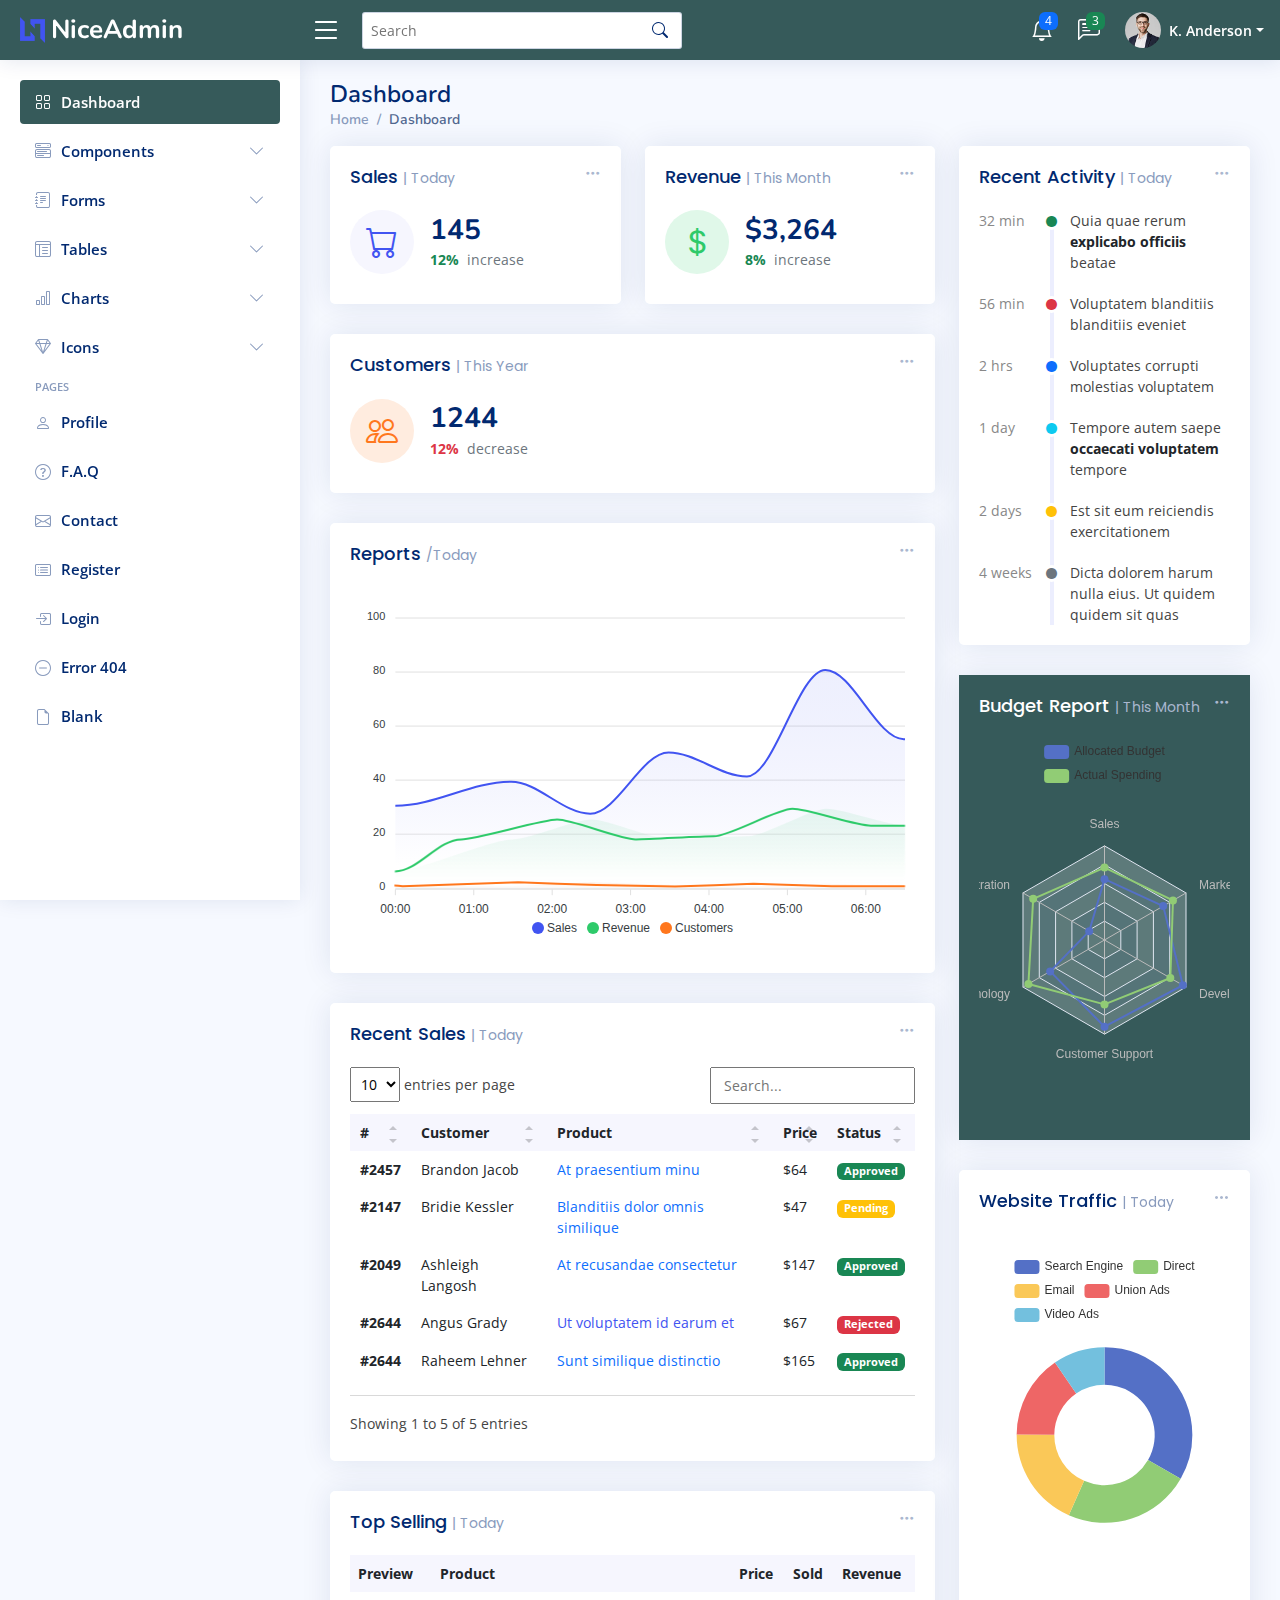
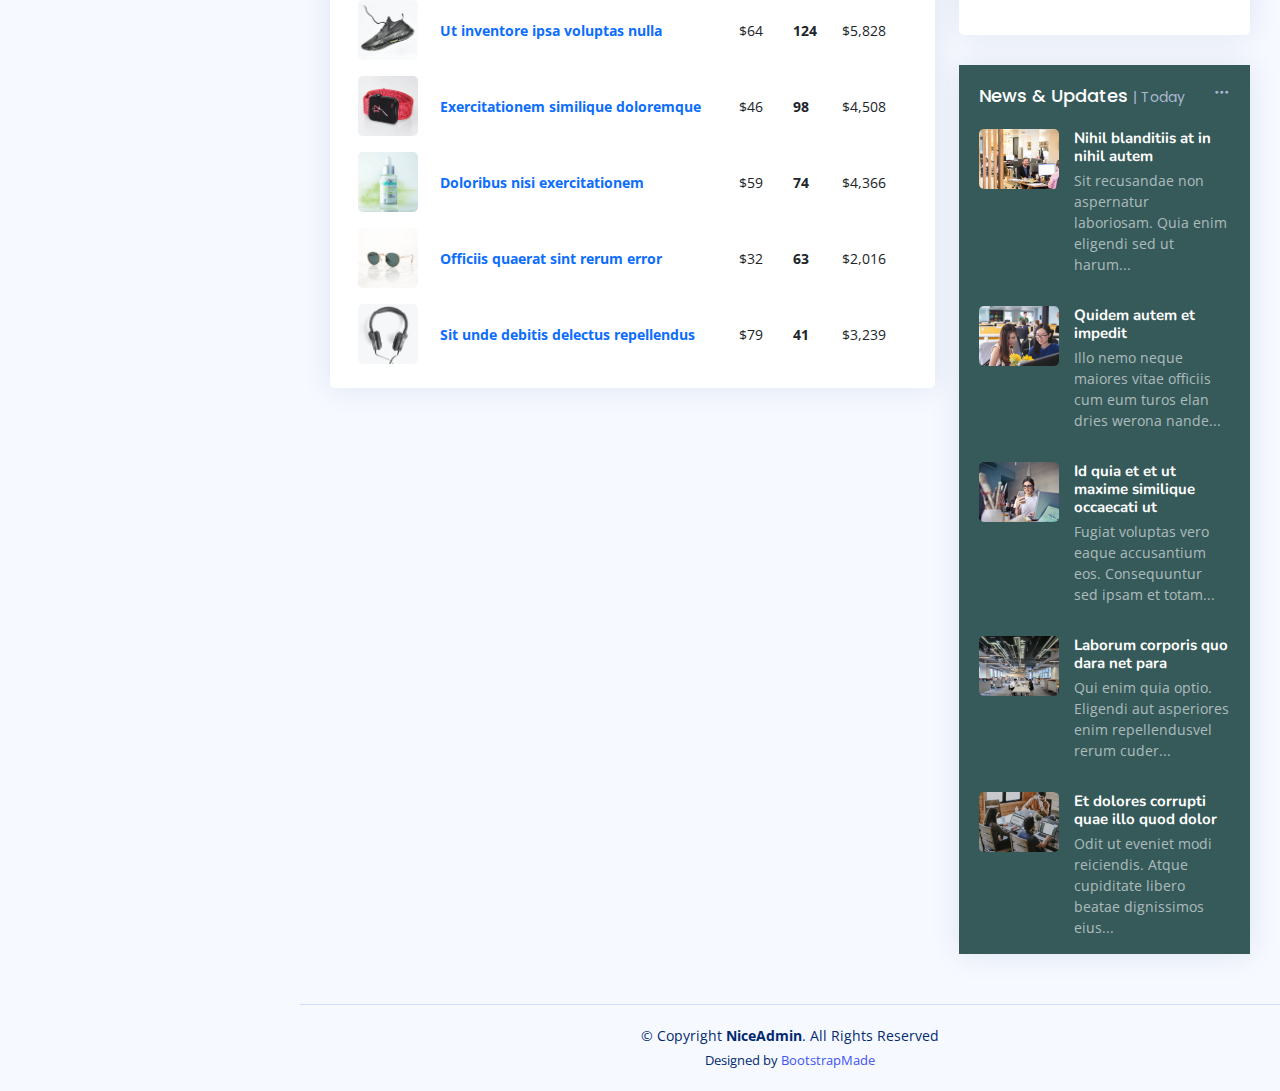
<file: index.html>
<!DOCTYPE html>
<html lang="en">

<head>
  <meta charset="utf-8">
  <meta content="width=device-width, initial-scale=1.0" name="viewport">

  <title>Dashboard - NiceAdmin Bootstrap Template</title>
  <meta content="" name="description">
  <meta content="" name="keywords">

  <!-- Favicons -->
  <link href="assets/img/favicon.png" rel="icon">
  <link href="assets/img/apple-touch-icon.png" rel="apple-touch-icon">

  <!-- Google Fonts -->
  <link href="https://fonts.gstatic.com" rel="preconnect">
  <link href="https://fonts.googleapis.com/css?family=Open+Sans:300,300i,400,400i,600,600i,700,700i|Nunito:300,300i,400,400i,600,600i,700,700i|Poppins:300,300i,400,400i,500,500i,600,600i,700,700i" rel="stylesheet">

  <!-- Vendor CSS Files -->
  <link href="assets/vendor/bootstrap/css/bootstrap.min.css" rel="stylesheet">
  <link href="assets/vendor/bootstrap-icons/bootstrap-icons.css" rel="stylesheet">
  <link href="assets/vendor/boxicons/css/boxicons.min.css" rel="stylesheet">
  <link href="assets/vendor/quill/quill.snow.css" rel="stylesheet">
  <link href="assets/vendor/quill/quill.bubble.css" rel="stylesheet">
  <link href="assets/vendor/remixicon/remixicon.css" rel="stylesheet">
  <link href="assets/vendor/simple-datatables/style.css" rel="stylesheet">

  <!-- Template Main CSS File -->
  <link href="assets/css/style.css" rel="stylesheet">

  <!-- =======================================================
  * Template Name: NiceAdmin - v2.4.1
  * Template URL: https://bootstrapmade.com/nice-admin-bootstrap-admin-html-template/
  * Author: BootstrapMade.com
  * License: https://bootstrapmade.com/license/
  ======================================================== -->
</head>

<body>

  <!-- ======= Header ======= -->
  <header id="header" class="header fixed-top d-flex align-items-center">

    <div class="d-flex align-items-center justify-content-between">
      <a href="index.html" class="logo d-flex align-items-center">
        <img src="assets/img/logo.png" alt="">
        <span class="d-none d-lg-block">NiceAdmin</span>
      </a>
      <i class="bi bi-list toggle-sidebar-btn"></i>
    </div><!-- End Logo -->

    <div class="search-bar">
      <form class="search-form d-flex align-items-center" method="POST" action="#">
        <input type="text" name="query" placeholder="Search" title="Enter search keyword">
        <button type="submit" title="Search"><i class="bi bi-search"></i></button>
      </form>
    </div><!-- End Search Bar -->

    <nav class="header-nav ms-auto">
      <ul class="d-flex align-items-center">

        <li class="nav-item d-block d-lg-none">
          <a class="nav-link nav-icon search-bar-toggle " href="#">
            <i class="bi bi-search"></i>
          </a>
        </li><!-- End Search Icon-->

        <li class="nav-item dropdown">

          <a class="nav-link nav-icon" href="#" data-bs-toggle="dropdown">
            <i class="bi bi-bell"></i>
            <span class="badge bg-primary badge-number">4</span>
          </a><!-- End Notification Icon -->

          <ul class="dropdown-menu dropdown-menu-end dropdown-menu-arrow notifications">
            <li class="dropdown-header">
              You have 4 new notifications
              <a href="#"><span class="badge rounded-pill bg-primary p-2 ms-2">View all</span></a>
            </li>
            <li>
              <hr class="dropdown-divider">
            </li>

            <li class="notification-item">
              <i class="bi bi-exclamation-circle text-warning"></i>
              <div>
                <h4>Lorem Ipsum</h4>
                <p>Quae dolorem earum veritatis oditseno</p>
                <p>30 min. ago</p>
              </div>
            </li>

            <li>
              <hr class="dropdown-divider">
            </li>

            <li class="notification-item">
              <i class="bi bi-x-circle text-danger"></i>
              <div>
                <h4>Atque rerum nesciunt</h4>
                <p>Quae dolorem earum veritatis oditseno</p>
                <p>1 hr. ago</p>
              </div>
            </li>

            <li>
              <hr class="dropdown-divider">
            </li>

            <li class="notification-item">
              <i class="bi bi-check-circle text-success"></i>
              <div>
                <h4>Sit rerum fuga</h4>
                <p>Quae dolorem earum veritatis oditseno</p>
                <p>2 hrs. ago</p>
              </div>
            </li>

            <li>
              <hr class="dropdown-divider">
            </li>

            <li class="notification-item">
              <i class="bi bi-info-circle text-primary"></i>
              <div>
                <h4>Dicta reprehenderit</h4>
                <p>Quae dolorem earum veritatis oditseno</p>
                <p>4 hrs. ago</p>
              </div>
            </li>

            <li>
              <hr class="dropdown-divider">
            </li>
            <li class="dropdown-footer">
              <a href="#">Show all notifications</a>
            </li>

          </ul><!-- End Notification Dropdown Items -->

        </li><!-- End Notification Nav -->

        <li class="nav-item dropdown">

          <a class="nav-link nav-icon" href="#" data-bs-toggle="dropdown">
            <i class="bi bi-chat-left-text"></i>
            <span class="badge bg-success badge-number">3</span>
          </a><!-- End Messages Icon -->

          <ul class="dropdown-menu dropdown-menu-end dropdown-menu-arrow messages">
            <li class="dropdown-header">
              You have 3 new messages
              <a href="#"><span class="badge rounded-pill bg-primary p-2 ms-2">View all</span></a>
            </li>
            <li>
              <hr class="dropdown-divider">
            </li>

            <li class="message-item">
              <a href="#">
                <img src="assets/img/messages-1.jpg" alt="" class="rounded-circle">
                <div>
                  <h4>Maria Hudson</h4>
                  <p>Velit asperiores et ducimus soluta repudiandae labore officia est ut...</p>
                  <p>4 hrs. ago</p>
                </div>
              </a>
            </li>
            <li>
              <hr class="dropdown-divider">
            </li>

            <li class="message-item">
              <a href="#">
                <img src="assets/img/messages-2.jpg" alt="" class="rounded-circle">
                <div>
                  <h4>Anna Nelson</h4>
                  <p>Velit asperiores et ducimus soluta repudiandae labore officia est ut...</p>
                  <p>6 hrs. ago</p>
                </div>
              </a>
            </li>
            <li>
              <hr class="dropdown-divider">
            </li>

            <li class="message-item">
              <a href="#">
                <img src="assets/img/messages-3.jpg" alt="" class="rounded-circle">
                <div>
                  <h4>David Muldon</h4>
                  <p>Velit asperiores et ducimus soluta repudiandae labore officia est ut...</p>
                  <p>8 hrs. ago</p>
                </div>
              </a>
            </li>
            <li>
              <hr class="dropdown-divider">
            </li>

            <li class="dropdown-footer">
              <a href="#">Show all messages</a>
            </li>

          </ul><!-- End Messages Dropdown Items -->

        </li><!-- End Messages Nav -->

        <li class="nav-item dropdown pe-3">

          <a class="nav-link nav-profile d-flex align-items-center pe-0" href="#" data-bs-toggle="dropdown">
            <img src="assets/img/profile-img.jpg" alt="Profile" class="rounded-circle">
            <span class="d-none d-md-block dropdown-toggle ps-2">K. Anderson</span>
          </a><!-- End Profile Iamge Icon -->

          <ul class="dropdown-menu dropdown-menu-end dropdown-menu-arrow profile">
            <li class="dropdown-header">
              <h6>Kevin Anderson</h6>
              <span>Web Designer</span>
            </li>
            <li>
              <hr class="dropdown-divider">
            </li>

            <li>
              <a class="dropdown-item d-flex align-items-center" href="users-profile.html">
                <i class="bi bi-person"></i>
                <span>My Profile</span>
              </a>
            </li>
            <li>
              <hr class="dropdown-divider">
            </li>

            <li>
              <a class="dropdown-item d-flex align-items-center" href="users-profile.html">
                <i class="bi bi-gear"></i>
                <span>Account Settings</span>
              </a>
            </li>
            <li>
              <hr class="dropdown-divider">
            </li>

            <li>
              <a class="dropdown-item d-flex align-items-center" href="pages-faq.html">
                <i class="bi bi-question-circle"></i>
                <span>Need Help?</span>
              </a>
            </li>
            <li>
              <hr class="dropdown-divider">
            </li>

            <li>
              <a class="dropdown-item d-flex align-items-center" href="#">
                <i class="bi bi-box-arrow-right"></i>
                <span>Sign Out</span>
              </a>
            </li>

          </ul><!-- End Profile Dropdown Items -->
        </li><!-- End Profile Nav -->

      </ul>
    </nav><!-- End Icons Navigation -->

  </header><!-- End Header -->

  <!-- ======= Sidebar ======= -->
  <aside id="sidebar" class="sidebar">

    <ul class="sidebar-nav" id="sidebar-nav">

      <li class="nav-item">
        <a class="nav-link " href="index.html">
          <i class="bi bi-grid"></i>
          <span>Dashboard</span>
        </a>
      </li><!-- End Dashboard Nav -->

      <li class="nav-item">
        <a class="nav-link collapsed" data-bs-target="#components-nav" data-bs-toggle="collapse" href="#">
          <i class="bi bi-menu-button-wide"></i><span>Components</span><i class="bi bi-chevron-down ms-auto"></i>
        </a>
        <ul id="components-nav" class="nav-content collapse " data-bs-parent="#sidebar-nav">
          <li>
            <a href="components-alerts.html">
              <i class="bi bi-circle"></i><span>Alerts</span>
            </a>
          </li>
          <li>
            <a href="components-accordion.html">
              <i class="bi bi-circle"></i><span>Accordion</span>
            </a>
          </li>
          <li>
            <a href="components-badges.html">
              <i class="bi bi-circle"></i><span>Badges</span>
            </a>
          </li>
          <li>
            <a href="components-breadcrumbs.html">
              <i class="bi bi-circle"></i><span>Breadcrumbs</span>
            </a>
          </li>
          <li>
            <a href="components-buttons.html">
              <i class="bi bi-circle"></i><span>Buttons</span>
            </a>
          </li>
          <li>
            <a href="components-cards.html">
              <i class="bi bi-circle"></i><span>Cards</span>
            </a>
          </li>
          <li>
            <a href="components-carousel.html">
              <i class="bi bi-circle"></i><span>Carousel</span>
            </a>
          </li>
          <li>
            <a href="components-list-group.html">
              <i class="bi bi-circle"></i><span>List group</span>
            </a>
          </li>
          <li>
            <a href="components-modal.html">
              <i class="bi bi-circle"></i><span>Modal</span>
            </a>
          </li>
          <li>
            <a href="components-tabs.html">
              <i class="bi bi-circle"></i><span>Tabs</span>
            </a>
          </li>
          <li>
            <a href="components-pagination.html">
              <i class="bi bi-circle"></i><span>Pagination</span>
            </a>
          </li>
          <li>
            <a href="components-progress.html">
              <i class="bi bi-circle"></i><span>Progress</span>
            </a>
          </li>
          <li>
            <a href="components-spinners.html">
              <i class="bi bi-circle"></i><span>Spinners</span>
            </a>
          </li>
          <li>
            <a href="components-tooltips.html">
              <i class="bi bi-circle"></i><span>Tooltips</span>
            </a>
          </li>
        </ul>
      </li><!-- End Components Nav -->

      <li class="nav-item">
        <a class="nav-link collapsed" data-bs-target="#forms-nav" data-bs-toggle="collapse" href="#">
          <i class="bi bi-journal-text"></i><span>Forms</span><i class="bi bi-chevron-down ms-auto"></i>
        </a>
        <ul id="forms-nav" class="nav-content collapse " data-bs-parent="#sidebar-nav">
          <li>
            <a href="forms-elements.html">
              <i class="bi bi-circle"></i><span>Form Elements</span>
            </a>
          </li>
          <li>
            <a href="forms-layouts.html">
              <i class="bi bi-circle"></i><span>Form Layouts</span>
            </a>
          </li>
          <li>
            <a href="forms-editors.html">
              <i class="bi bi-circle"></i><span>Form Editors</span>
            </a>
          </li>
          <li>
            <a href="forms-validation.html">
              <i class="bi bi-circle"></i><span>Form Validation</span>
            </a>
          </li>
        </ul>
      </li><!-- End Forms Nav -->

      <li class="nav-item">
        <a class="nav-link collapsed" data-bs-target="#tables-nav" data-bs-toggle="collapse" href="#">
          <i class="bi bi-layout-text-window-reverse"></i><span>Tables</span><i class="bi bi-chevron-down ms-auto"></i>
        </a>
        <ul id="tables-nav" class="nav-content collapse " data-bs-parent="#sidebar-nav">
          <li>
            <a href="tables-general.html">
              <i class="bi bi-circle"></i><span>General Tables</span>
            </a>
          </li>
          <li>
            <a href="tables-data.html">
              <i class="bi bi-circle"></i><span>Data Tables</span>
            </a>
          </li>
        </ul>
      </li><!-- End Tables Nav -->

      <li class="nav-item">
        <a class="nav-link collapsed" data-bs-target="#charts-nav" data-bs-toggle="collapse" href="#">
          <i class="bi bi-bar-chart"></i><span>Charts</span><i class="bi bi-chevron-down ms-auto"></i>
        </a>
        <ul id="charts-nav" class="nav-content collapse " data-bs-parent="#sidebar-nav">
          <li>
            <a href="charts-chartjs.html">
              <i class="bi bi-circle"></i><span>Chart.js</span>
            </a>
          </li>
          <li>
            <a href="charts-apexcharts.html">
              <i class="bi bi-circle"></i><span>ApexCharts</span>
            </a>
          </li>
          <li>
            <a href="charts-echarts.html">
              <i class="bi bi-circle"></i><span>ECharts</span>
            </a>
          </li>
        </ul>
      </li><!-- End Charts Nav -->

      <li class="nav-item">
        <a class="nav-link collapsed" data-bs-target="#icons-nav" data-bs-toggle="collapse" href="#">
          <i class="bi bi-gem"></i><span>Icons</span><i class="bi bi-chevron-down ms-auto"></i>
        </a>
        <ul id="icons-nav" class="nav-content collapse " data-bs-parent="#sidebar-nav">
          <li>
            <a href="icons-bootstrap.html">
              <i class="bi bi-circle"></i><span>Bootstrap Icons</span>
            </a>
          </li>
          <li>
            <a href="icons-remix.html">
              <i class="bi bi-circle"></i><span>Remix Icons</span>
            </a>
          </li>
          <li>
            <a href="icons-boxicons.html">
              <i class="bi bi-circle"></i><span>Boxicons</span>
            </a>
          </li>
        </ul>
      </li><!-- End Icons Nav -->

      <li class="nav-heading">Pages</li>

      <li class="nav-item">
        <a class="nav-link collapsed" href="users-profile.html">
          <i class="bi bi-person"></i>
          <span>Profile</span>
        </a>
      </li><!-- End Profile Page Nav -->

      <li class="nav-item">
        <a class="nav-link collapsed" href="pages-faq.html">
          <i class="bi bi-question-circle"></i>
          <span>F.A.Q</span>
        </a>
      </li><!-- End F.A.Q Page Nav -->

      <li class="nav-item">
        <a class="nav-link collapsed" href="pages-contact.html">
          <i class="bi bi-envelope"></i>
          <span>Contact</span>
        </a>
      </li><!-- End Contact Page Nav -->

      <li class="nav-item">
        <a class="nav-link collapsed" href="pages-register.html">
          <i class="bi bi-card-list"></i>
          <span>Register</span>
        </a>
      </li><!-- End Register Page Nav -->

      <li class="nav-item">
        <a class="nav-link collapsed" href="pages-login.html">
          <i class="bi bi-box-arrow-in-right"></i>
          <span>Login</span>
        </a>
      </li><!-- End Login Page Nav -->

      <li class="nav-item">
        <a class="nav-link collapsed" href="pages-error-404.html">
          <i class="bi bi-dash-circle"></i>
          <span>Error 404</span>
        </a>
      </li><!-- End Error 404 Page Nav -->

      <li class="nav-item">
        <a class="nav-link collapsed" href="pages-blank.html">
          <i class="bi bi-file-earmark"></i>
          <span>Blank</span>
        </a>
      </li><!-- End Blank Page Nav -->

    </ul>

  </aside><!-- End Sidebar-->

  <main id="main" class="main">

    <div class="pagetitle">
      <h1>Dashboard</h1>
      <nav>
        <ol class="breadcrumb">
          <li class="breadcrumb-item"><a href="index.html">Home</a></li>
          <li class="breadcrumb-item active">Dashboard</li>
        </ol>
      </nav>
    </div><!-- End Page Title -->

    <section class="section dashboard">
      <div class="row">

        <!-- Left side columns -->
        <div class="col-lg-8">
          <div class="row">

            <!-- Sales Card -->
            <div class="col-xxl-4 col-md-6">
              <div class="card info-card sales-card">

                <div class="filter">
                  <a class="icon" href="#" data-bs-toggle="dropdown"><i class="bi bi-three-dots"></i></a>
                  <ul class="dropdown-menu dropdown-menu-end dropdown-menu-arrow">
                    <li class="dropdown-header text-start">
                      <h6>Filter</h6>
                    </li>

                    <li><a class="dropdown-item" href="#">Today</a></li>
                    <li><a class="dropdown-item" href="#">This Month</a></li>
                    <li><a class="dropdown-item" href="#">This Year</a></li>
                  </ul>
                </div>

                <div class="card-body">
                  <h5 class="card-title">Sales <span>| Today</span></h5>

                  <div class="d-flex align-items-center">
                    <div class="card-icon rounded-circle d-flex align-items-center justify-content-center">
                      <i class="bi bi-cart"></i>
                    </div>
                    <div class="ps-3">
                      <h6>145</h6>
                      <span class="text-success small pt-1 fw-bold">12%</span> <span class="text-muted small pt-2 ps-1">increase</span>

                    </div>
                  </div>
                </div>

              </div>
            </div><!-- End Sales Card -->

            <!-- Revenue Card -->
            <div class="col-xxl-4 col-md-6">
              <div class="card info-card revenue-card">

                <div class="filter">
                  <a class="icon" href="#" data-bs-toggle="dropdown"><i class="bi bi-three-dots"></i></a>
                  <ul class="dropdown-menu dropdown-menu-end dropdown-menu-arrow">
                    <li class="dropdown-header text-start">
                      <h6>Filter</h6>
                    </li>

                    <li><a class="dropdown-item" href="#">Today</a></li>
                    <li><a class="dropdown-item" href="#">This Month</a></li>
                    <li><a class="dropdown-item" href="#">This Year</a></li>
                  </ul>
                </div>

                <div class="card-body">
                  <h5 class="card-title">Revenue <span>| This Month</span></h5>

                  <div class="d-flex align-items-center">
                    <div class="card-icon rounded-circle d-flex align-items-center justify-content-center">
                      <i class="bi bi-currency-dollar"></i>
                    </div>
                    <div class="ps-3">
                      <h6>$3,264</h6>
                      <span class="text-success small pt-1 fw-bold">8%</span> <span class="text-muted small pt-2 ps-1">increase</span>

                    </div>
                  </div>
                </div>

              </div>
            </div><!-- End Revenue Card -->

            <!-- Customers Card -->
            <div class="col-xxl-4 col-xl-12">

              <div class="card info-card customers-card">

                <div class="filter">
                  <a class="icon" href="#" data-bs-toggle="dropdown"><i class="bi bi-three-dots"></i></a>
                  <ul class="dropdown-menu dropdown-menu-end dropdown-menu-arrow">
                    <li class="dropdown-header text-start">
                      <h6>Filter</h6>
                    </li>

                    <li><a class="dropdown-item" href="#">Today</a></li>
                    <li><a class="dropdown-item" href="#">This Month</a></li>
                    <li><a class="dropdown-item" href="#">This Year</a></li>
                  </ul>
                </div>

                <div class="card-body">
                  <h5 class="card-title">Customers <span>| This Year</span></h5>

                  <div class="d-flex align-items-center">
                    <div class="card-icon rounded-circle d-flex align-items-center justify-content-center">
                      <i class="bi bi-people"></i>
                    </div>
                    <div class="ps-3">
                      <h6>1244</h6>
                      <span class="text-danger small pt-1 fw-bold">12%</span> <span class="text-muted small pt-2 ps-1">decrease</span>

                    </div>
                  </div>

                </div>
              </div>

            </div><!-- End Customers Card -->

            <!-- Reports -->
            <div class="col-12">
              <div class="card">

                <div class="filter">
                  <a class="icon" href="#" data-bs-toggle="dropdown"><i class="bi bi-three-dots"></i></a>
                  <ul class="dropdown-menu dropdown-menu-end dropdown-menu-arrow">
                    <li class="dropdown-header text-start">
                      <h6>Filter</h6>
                    </li>

                    <li><a class="dropdown-item" href="#">Today</a></li>
                    <li><a class="dropdown-item" href="#">This Month</a></li>
                    <li><a class="dropdown-item" href="#">This Year</a></li>
                  </ul>
                </div>

                <div class="card-body">
                  <h5 class="card-title">Reports <span>/Today</span></h5>

                  <!-- Line Chart -->
                  <div id="reportsChart"></div>

                  <script>
                    document.addEventListener("DOMContentLoaded", () => {
                      new ApexCharts(document.querySelector("#reportsChart"), {
                        series: [{
                          name: 'Sales',
                          data: [31, 40, 28, 51, 42, 82, 56],
                        }, {
                          name: 'Revenue',
                          data: [11, 32, 45, 32, 34, 52, 41]
                        }, {
                          name: 'Customers',
                          data: [15, 11, 32, 18, 9, 24, 11]
                        }],
                        chart: {
                          height: 350,
                          type: 'area',
                          toolbar: {
                            show: false
                          },
                        },
                        markers: {
                          size: 4
                        },
                        colors: ['#4154f1', '#2eca6a', '#ff771d'],
                        fill: {
                          type: "gradient",
                          gradient: {
                            shadeIntensity: 1,
                            opacityFrom: 0.3,
                            opacityTo: 0.4,
                            stops: [0, 90, 100]
                          }
                        },
                        dataLabels: {
                          enabled: false
                        },
                        stroke: {
                          curve: 'smooth',
                          width: 2
                        },
                        xaxis: {
                          type: 'datetime',
                          categories: ["2018-09-19T00:00:00.000Z", "2018-09-19T01:30:00.000Z", "2018-09-19T02:30:00.000Z", "2018-09-19T03:30:00.000Z", "2018-09-19T04:30:00.000Z", "2018-09-19T05:30:00.000Z", "2018-09-19T06:30:00.000Z"]
                        },
                        tooltip: {
                          x: {
                            format: 'dd/MM/yy HH:mm'
                          },
                        }
                      }).render();
                    });
                  </script>
                  <!-- End Line Chart -->

                </div>

              </div>
            </div><!-- End Reports -->

            <!-- Recent Sales -->
            <div class="col-12">
              <div class="card recent-sales overflow-auto">

                <div class="filter">
                  <a class="icon" href="#" data-bs-toggle="dropdown"><i class="bi bi-three-dots"></i></a>
                  <ul class="dropdown-menu dropdown-menu-end dropdown-menu-arrow">
                    <li class="dropdown-header text-start">
                      <h6>Filter</h6>
                    </li>

                    <li><a class="dropdown-item" href="#">Today</a></li>
                    <li><a class="dropdown-item" href="#">This Month</a></li>
                    <li><a class="dropdown-item" href="#">This Year</a></li>
                  </ul>
                </div>

                <div class="card-body">
                  <h5 class="card-title">Recent Sales <span>| Today</span></h5>

                  <table class="table table-borderless datatable table-hover">
                    <thead>
                      <tr>
                        <th scope="col">#</th>
                        <th scope="col">Customer</th>
                        <th scope="col">Product</th>
                        <th scope="col">Price</th>
                        <th scope="col">Status</th>
                      </tr>
                    </thead>
                    <tbody>
                      <tr>
                        <th scope="row"><a href="#">#2457</a></th>
                        <td>Brandon Jacob</td>
                        <td><a href="#" class="text-primary">At praesentium minu</a></td>
                        <td>$64</td>
                        <td><span class="badge bg-success">Approved</span></td>
                      </tr>
                      <tr>
                        <th scope="row"><a href="#">#2147</a></th>
                        <td>Bridie Kessler</td>
                        <td><a href="#" class="text-primary">Blanditiis dolor omnis similique</a></td>
                        <td>$47</td>
                        <td><span class="badge bg-warning">Pending</span></td>
                      </tr>
                      <tr>
                        <th scope="row"><a href="#">#2049</a></th>
                        <td>Ashleigh Langosh</td>
                        <td><a href="#" class="text-primary">At recusandae consectetur</a></td>
                        <td>$147</td>
                        <td><span class="badge bg-success">Approved</span></td>
                      </tr>
                      <tr>
                        <th scope="row"><a href="#">#2644</a></th>
                        <td>Angus Grady</td>
                        <td><a href="#" class="text-primar">Ut voluptatem id earum et</a></td>
                        <td>$67</td>
                        <td><span class="badge bg-danger">Rejected</span></td>
                      </tr>
                      <tr>
                        <th scope="row"><a href="#">#2644</a></th>
                        <td>Raheem Lehner</td>
                        <td><a href="#" class="text-primary">Sunt similique distinctio</a></td>
                        <td>$165</td>
                        <td><span class="badge bg-success">Approved</span></td>
                      </tr>
                    </tbody>
                  </table>

                </div>

              </div>
            </div><!-- End Recent Sales -->

            <!-- Top Selling -->
            <div class="col-12">
              <div class="card top-selling overflow-auto">

                <div class="filter">
                  <a class="icon" href="#" data-bs-toggle="dropdown"><i class="bi bi-three-dots"></i></a>
                  <ul class="dropdown-menu dropdown-menu-end dropdown-menu-arrow">
                    <li class="dropdown-header text-start">
                      <h6>Filter</h6>
                    </li>

                    <li><a class="dropdown-item" href="#">Today</a></li>
                    <li><a class="dropdown-item" href="#">This Month</a></li>
                    <li><a class="dropdown-item" href="#">This Year</a></li>
                  </ul>
                </div>

                <div class="card-body pb-0">
                  <h5 class="card-title">Top Selling <span>| Today</span></h5>

                  <table class="table table-borderless table-hover">
                    <thead>
                      <tr>
                        <th scope="col">Preview</th>
                        <th scope="col">Product</th>
                        <th scope="col">Price</th>
                        <th scope="col">Sold</th>
                        <th scope="col">Revenue</th>
                      </tr>
                    </thead>
                    <tbody>
                      <tr>
                        <th scope="row"><a href="#"><img src="assets/img/product-1.jpg" alt=""></a></th>
                        <td><a href="#" class="text-primary fw-bold">Ut inventore ipsa voluptas nulla</a></td>
                        <td>$64</td>
                        <td class="fw-bold">124</td>
                        <td>$5,828</td>
                      </tr>
                      <tr>
                        <th scope="row"><a href="#"><img src="assets/img/product-2.jpg" alt=""></a></th>
                        <td><a href="#" class="text-primary fw-bold">Exercitationem similique doloremque</a></td>
                        <td>$46</td>
                        <td class="fw-bold">98</td>
                        <td>$4,508</td>
                      </tr>
                      <tr>
                        <th scope="row"><a href="#"><img src="assets/img/product-3.jpg" alt=""></a></th>
                        <td><a href="#" class="text-primary fw-bold">Doloribus nisi exercitationem</a></td>
                        <td>$59</td>
                        <td class="fw-bold">74</td>
                        <td>$4,366</td>
                      </tr>
                      <tr>
                        <th scope="row"><a href="#"><img src="assets/img/product-4.jpg" alt=""></a></th>
                        <td><a href="#" class="text-primary fw-bold">Officiis quaerat sint rerum error</a></td>
                        <td>$32</td>
                        <td class="fw-bold">63</td>
                        <td>$2,016</td>
                      </tr>
                      <tr>
                        <th scope="row"><a href="#"><img src="assets/img/product-5.jpg" alt=""></a></th>
                        <td><a href="#" class="text-primary fw-bold">Sit unde debitis delectus repellendus</a></td>
                        <td>$79</td>
                        <td class="fw-bold">41</td>
                        <td>$3,239</td>
                      </tr>
                    </tbody>
                  </table>

                </div>

              </div>
            </div><!-- End Top Selling -->

          </div>
        </div><!-- End Left side columns -->

        <!-- Right side columns -->
        <div class="col-lg-4">

          <!-- Recent Activity -->
          <div class="card">
            <div class="filter">
              <a class="icon" href="#" data-bs-toggle="dropdown"><i class="bi bi-three-dots"></i></a>
              <ul class="dropdown-menu dropdown-menu-end dropdown-menu-arrow">
                <li class="dropdown-header text-start">
                  <h6>Filter</h6>
                </li>

                <li><a class="dropdown-item" href="#">Today</a></li>
                <li><a class="dropdown-item" href="#">This Month</a></li>
                <li><a class="dropdown-item" href="#">This Year</a></li>
              </ul>
            </div>

            <div class="card-body">
              <h5 class="card-title">Recent Activity <span>| Today</span></h5>

              <div class="activity">

                <div class="activity-item d-flex">
                  <div class="activite-label">32 min</div>
                  <i class='bi bi-circle-fill activity-badge text-success align-self-start'></i>
                  <div class="activity-content">
                    Quia quae rerum <a href="#" class="fw-bold text-dark">explicabo officiis</a> beatae
                  </div>
                </div><!-- End activity item-->

                <div class="activity-item d-flex">
                  <div class="activite-label">56 min</div>
                  <i class='bi bi-circle-fill activity-badge text-danger align-self-start'></i>
                  <div class="activity-content">
                    Voluptatem blanditiis blanditiis eveniet
                  </div>
                </div><!-- End activity item-->

                <div class="activity-item d-flex">
                  <div class="activite-label">2 hrs</div>
                  <i class='bi bi-circle-fill activity-badge text-primary align-self-start'></i>
                  <div class="activity-content">
                    Voluptates corrupti molestias voluptatem
                  </div>
                </div><!-- End activity item-->

                <div class="activity-item d-flex">
                  <div class="activite-label">1 day</div>
                  <i class='bi bi-circle-fill activity-badge text-info align-self-start'></i>
                  <div class="activity-content">
                    Tempore autem saepe <a href="#" class="fw-bold text-dark">occaecati voluptatem</a> tempore
                  </div>
                </div><!-- End activity item-->

                <div class="activity-item d-flex">
                  <div class="activite-label">2 days</div>
                  <i class='bi bi-circle-fill activity-badge text-warning align-self-start'></i>
                  <div class="activity-content">
                    Est sit eum reiciendis exercitationem
                  </div>
                </div><!-- End activity item-->

                <div class="activity-item d-flex">
                  <div class="activite-label">4 weeks</div>
                  <i class='bi bi-circle-fill activity-badge text-muted align-self-start'></i>
                  <div class="activity-content">
                    Dicta dolorem harum nulla eius. Ut quidem quidem sit quas
                  </div>
                </div><!-- End activity item-->

              </div>

            </div>
          </div><!-- End Recent Activity -->

          <!-- Budget Report -->
          <div class="card">
            <div class="filter">
              <a class="icon" href="#" data-bs-toggle="dropdown"><i class="bi bi-three-dots"></i></a>
              <ul class="dropdown-menu dropdown-menu-end dropdown-menu-arrow">
                <li class="dropdown-header text-start">
                  <h6>Filter</h6>
                </li>

                <li><a class="dropdown-item" href="#">Today</a></li>
                <li><a class="dropdown-item" href="#">This Month</a></li>
                <li><a class="dropdown-item" href="#">This Year</a></li>
              </ul>
            </div>

            <div class="card-body pb-0 cardcolor">
              <h5 class="card-title">Budget Report <span>| This Month</span></h5>

              <div id="budgetChart" style="min-height: 400px;color: whitesmoke;" class="echart"></div>

              <script>
                document.addEventListener("DOMContentLoaded", () => {
                  var budgetChart = echarts.init(document.querySelector("#budgetChart")).setOption({
                    legend: {
                      data: ['Allocated Budget', 'Actual Spending']
                    },
                    radar: {
                      // shape: 'circle',
                      indicator: [{
                          name: 'Sales',
                          max: 6500
                        },
                        {
                          name: 'Administration',
                          max: 16000
                        },
                        {
                          name: 'Information Technology',
                          max: 30000
                        },
                        {
                          name: 'Customer Support',
                          max: 38000
                        },
                        {
                          name: 'Development',
                          max: 52000
                        },
                        {
                          name: 'Marketing',
                          max: 25000
                        }
                      ]
                    },
                    series: [{
                      name: 'Budget vs spending',
                      type: 'radar',
                      data: [{
                          value: [4200, 3000, 20000, 35000, 50000, 18000],
                          name: 'Allocated Budget'
                        },
                        {
                          value: [5000, 14000, 28000, 26000, 42000, 21000],
                          name: 'Actual Spending'
                        }
                      ]
                    }]
                  });
                });
              </script>

            </div>
          </div><!-- End Budget Report -->

          <!-- Website Traffic -->
          <div class="card">
            <div class="filter">
              <a class="icon" href="#" data-bs-toggle="dropdown"><i class="bi bi-three-dots"></i></a>
              <ul class="dropdown-menu dropdown-menu-end dropdown-menu-arrow">
                <li class="dropdown-header text-start">
                  <h6>Filter</h6>
                </li>

                <li><a class="dropdown-item" href="#">Today</a></li>
                <li><a class="dropdown-item" href="#">This Month</a></li>
                <li><a class="dropdown-item" href="#">This Year</a></li>
              </ul>
            </div>

            <div class="card-body pb-0">
              <h5 class="card-title">Website Traffic <span>| Today</span></h5>

              <div id="trafficChart" style="min-height: 400px;" class="echart"></div>

              <script>
                document.addEventListener("DOMContentLoaded", () => {
                  echarts.init(document.querySelector("#trafficChart")).setOption({
                    tooltip: {
                      trigger: 'item'
                    },
                    legend: {
                      top: '5%',
                      left: 'center'
                    },
                    series: [{
                      name: 'Access From',
                      type: 'pie',
                      radius: ['40%', '70%'],
                      avoidLabelOverlap: false,
                      label: {
                        show: false,
                        position: 'center'
                      },
                      emphasis: {
                        label: {
                          show: true,
                          fontSize: '18',
                          fontWeight: 'bold'
                        }
                      },
                      labelLine: {
                        show: false
                      },
                      data: [{
                          value: 1048,
                          name: 'Search Engine'
                        },
                        {
                          value: 735,
                          name: 'Direct'
                        },
                        {
                          value: 580,
                          name: 'Email'
                        },
                        {
                          value: 484,
                          name: 'Union Ads'
                        },
                        {
                          value: 300,
                          name: 'Video Ads'
                        }
                      ]
                    }]
                  });
                });
              </script>

            </div>
          </div><!-- End Website Traffic -->

          <!-- News & Updates Traffic -->
          <div class="card">
            <div class="filter">
              <a class="icon" href="#" data-bs-toggle="dropdown"><i class="bi bi-three-dots"></i></a>
              <ul class="dropdown-menu dropdown-menu-end dropdown-menu-arrow">
                <li class="dropdown-header text-start">
                  <h6>Filter</h6>
                </li>

                <li><a class="dropdown-item" href="#">Today</a></li>
                <li><a class="dropdown-item" href="#">This Month</a></li>
                <li><a class="dropdown-item" href="#">This Year</a></li>
              </ul>
            </div>

            <div class="card-body pb-0 cardcolor">
              <h5 class="card-title">News &amp; Updates <span>| Today</span></h5>

              <div class="news">
                <div class="post-item clearfix">
                  <img src="assets/img/news-1.jpg" alt="">
                  <h4><a href="#">Nihil blanditiis at in nihil autem</a></h4>
                  <p>Sit recusandae non aspernatur laboriosam. Quia enim eligendi sed ut harum...</p>
                </div>

                <div class="post-item clearfix">
                  <img src="assets/img/news-2.jpg" alt="">
                  <h4><a href="#">Quidem autem et impedit</a></h4>
                  <p>Illo nemo neque maiores vitae officiis cum eum turos elan dries werona nande...</p>
                </div>

                <div class="post-item clearfix">
                  <img src="assets/img/news-3.jpg" alt="">
                  <h4><a href="#">Id quia et et ut maxime similique occaecati ut</a></h4>
                  <p>Fugiat voluptas vero eaque accusantium eos. Consequuntur sed ipsam et totam...</p>
                </div>

                <div class="post-item clearfix">
                  <img src="assets/img/news-4.jpg" alt="">
                  <h4><a href="#">Laborum corporis quo dara net para</a></h4>
                  <p>Qui enim quia optio. Eligendi aut asperiores enim repellendusvel rerum cuder...</p>
                </div>

                <div class="post-item clearfix">
                  <img src="assets/img/news-5.jpg" alt="">
                  <h4><a href="#">Et dolores corrupti quae illo quod dolor</a></h4>
                  <p>Odit ut eveniet modi reiciendis. Atque cupiditate libero beatae dignissimos eius...</p>
                </div>

              </div><!-- End sidebar recent posts-->

            </div>
          </div><!-- End News & Updates -->

        </div><!-- End Right side columns -->

      </div>
    </section>

  </main><!-- End #main -->

  <!-- ======= Footer ======= -->
  <footer id="footer" class="footer">
    <div class="copyright">
      &copy; Copyright <strong><span>NiceAdmin</span></strong>. All Rights Reserved
    </div>
    <div class="credits">
      <!-- All the links in the footer should remain intact. -->
      <!-- You can delete the links only if you purchased the pro version. -->
      <!-- Licensing information: https://bootstrapmade.com/license/ -->
      <!-- Purchase the pro version with working PHP/AJAX contact form: https://bootstrapmade.com/nice-admin-bootstrap-admin-html-template/ -->
      Designed by <a href="https://bootstrapmade.com/">BootstrapMade</a>
    </div>
  </footer><!-- End Footer -->

  <a href="#" class="back-to-top d-flex align-items-center justify-content-center"><i class="bi bi-arrow-up-short"></i></a>

  <!-- Vendor JS Files -->
  <script src="assets/vendor/apexcharts/apexcharts.min.js"></script>
  <script src="assets/vendor/bootstrap/js/bootstrap.bundle.min.js"></script>
  <script src="assets/vendor/chart.js/chart.min.js"></script>
  <script src="assets/vendor/echarts/echarts.min.js"></script>
  <script src="assets/vendor/quill/quill.min.js"></script>
  <script src="assets/vendor/simple-datatables/simple-datatables.js"></script>
  <script src="assets/vendor/tinymce/tinymce.min.js"></script>
  <script src="assets/vendor/php-email-form/validate.js"></script>

  <!-- Template Main JS File -->
  <script src="assets/js/main.js"></script>

</body>

</html>
</file>
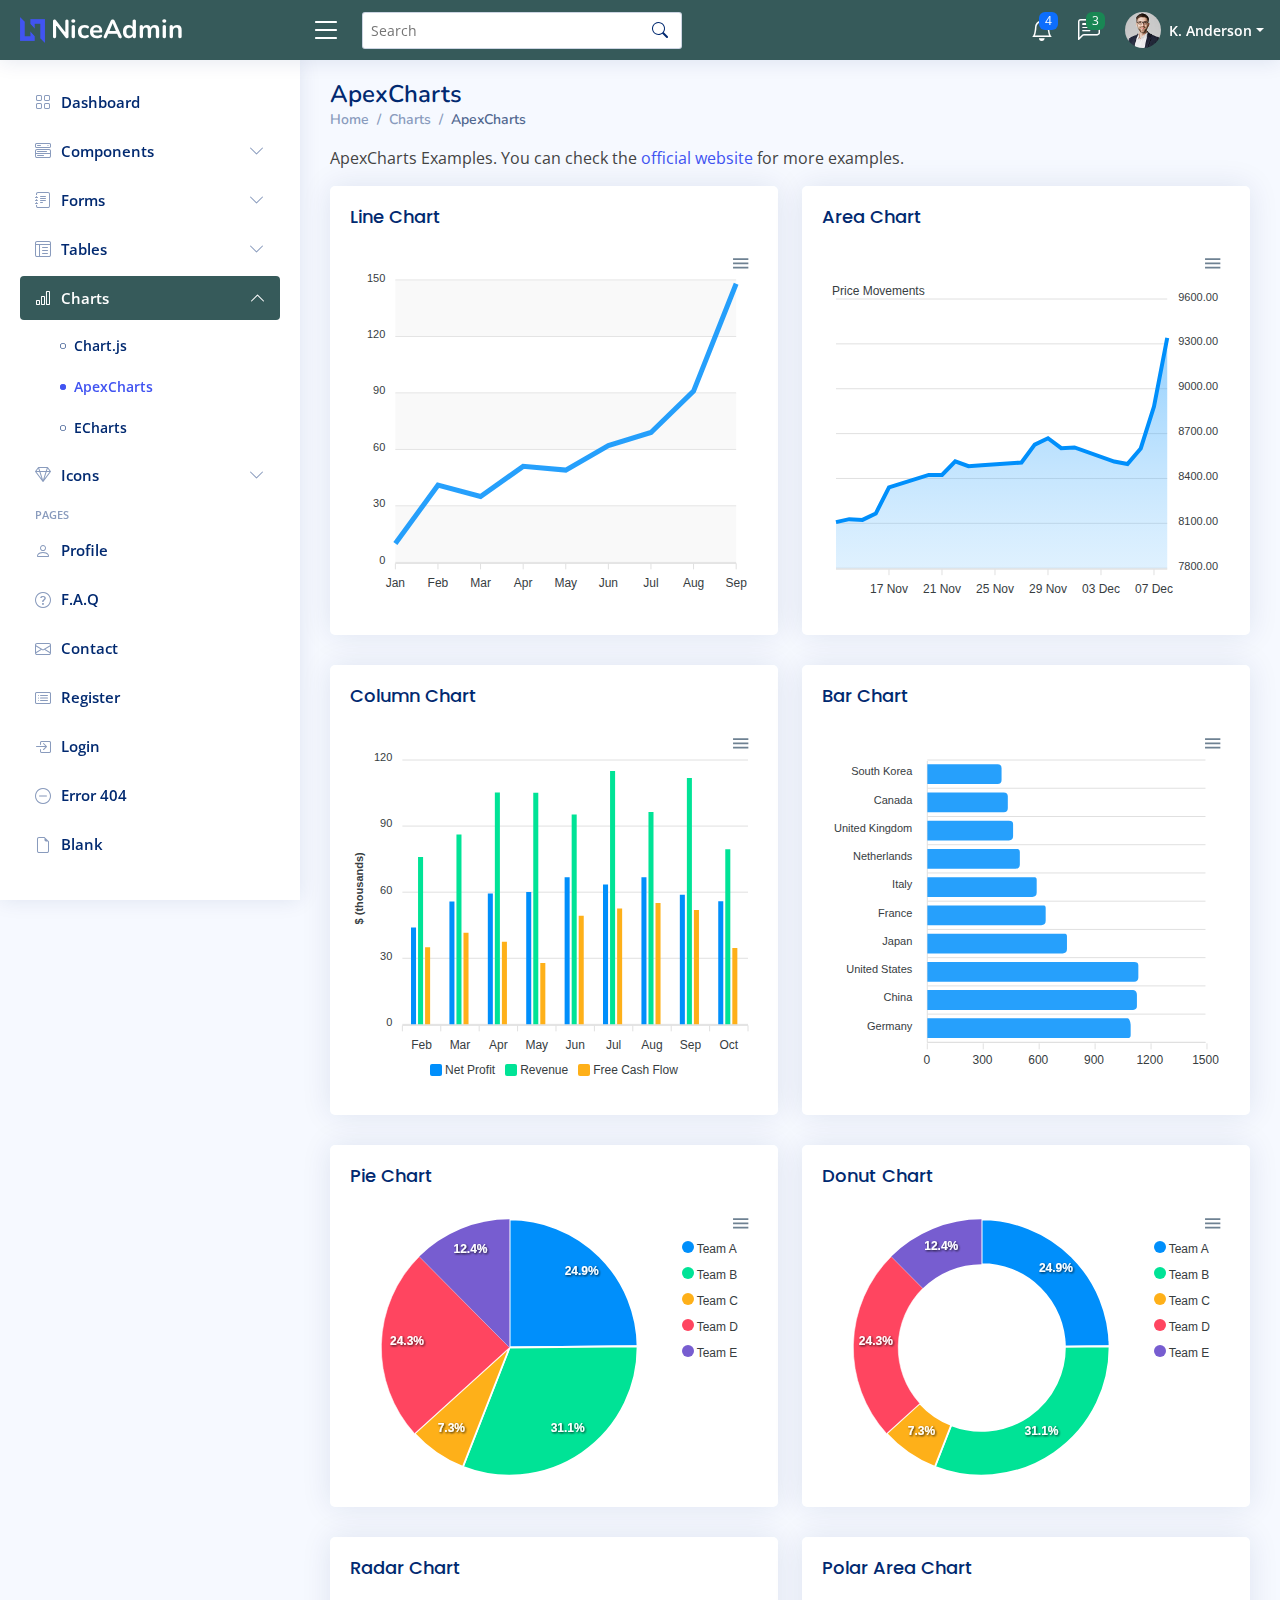
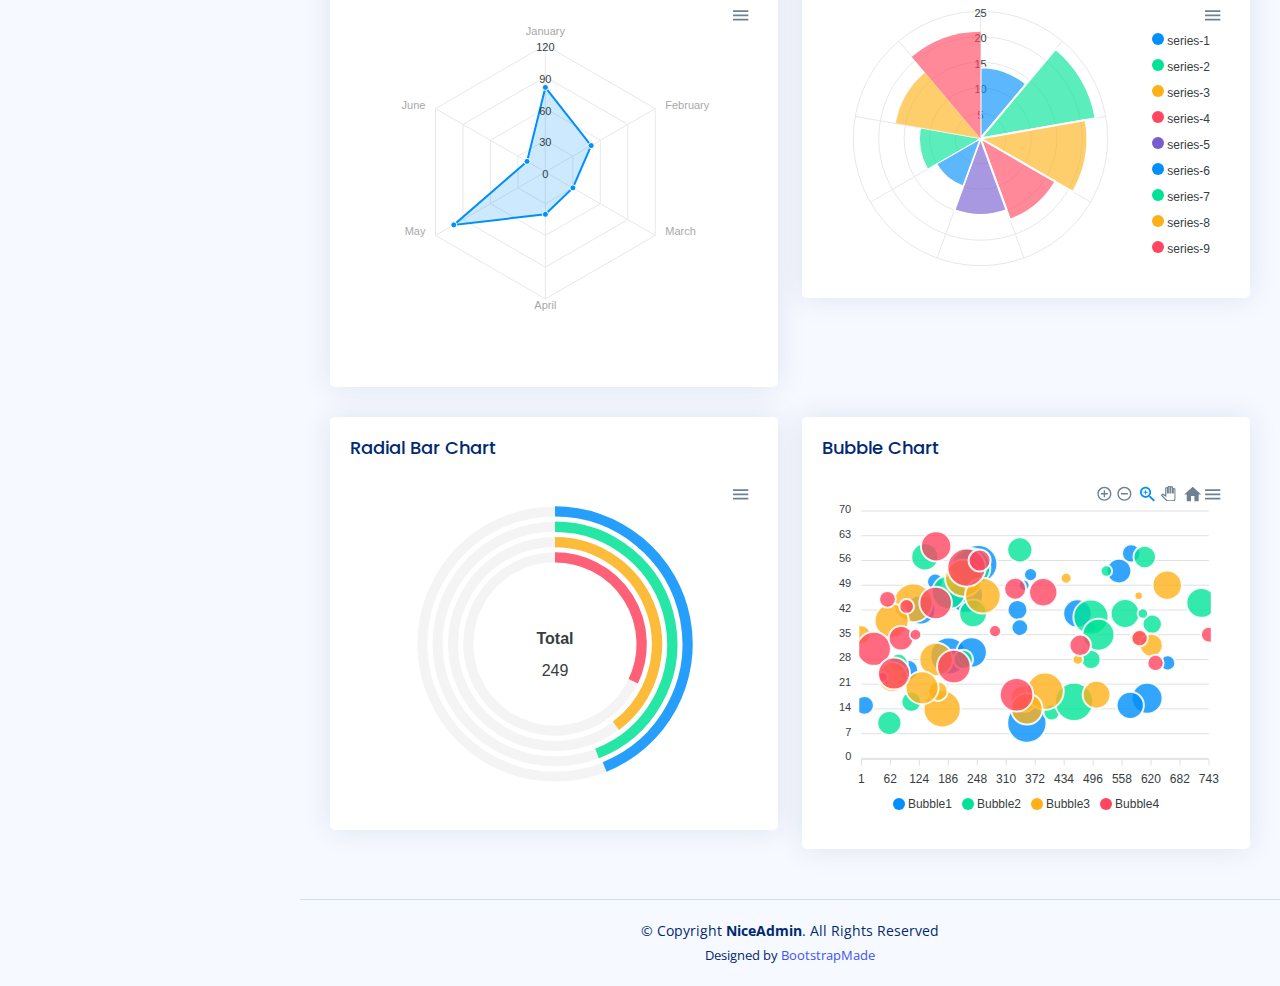
<file: charts-apexcharts.html>
<!DOCTYPE html>
<html lang="en">

<head>
  <meta charset="utf-8">
  <meta content="width=device-width, initial-scale=1.0" name="viewport">

  <title>Charts / ApexCharts - NiceAdmin Bootstrap Template</title>
  <meta content="" name="description">
  <meta content="" name="keywords">

  <!-- Favicons -->
  <link href="assets/img/favicon.png" rel="icon">
  <link href="assets/img/apple-touch-icon.png" rel="apple-touch-icon">

  <!-- Google Fonts -->
  <link href="https://fonts.gstatic.com" rel="preconnect">
  <link href="https://fonts.googleapis.com/css?family=Open+Sans:300,300i,400,400i,600,600i,700,700i|Nunito:300,300i,400,400i,600,600i,700,700i|Poppins:300,300i,400,400i,500,500i,600,600i,700,700i" rel="stylesheet">

  <!-- Vendor CSS Files -->
  <link href="assets/vendor/bootstrap/css/bootstrap.min.css" rel="stylesheet">
  <link href="assets/vendor/bootstrap-icons/bootstrap-icons.css" rel="stylesheet">
  <link href="assets/vendor/boxicons/css/boxicons.min.css" rel="stylesheet">
  <link href="assets/vendor/quill/quill.snow.css" rel="stylesheet">
  <link href="assets/vendor/quill/quill.bubble.css" rel="stylesheet">
  <link href="assets/vendor/remixicon/remixicon.css" rel="stylesheet">
  <link href="assets/vendor/simple-datatables/style.css" rel="stylesheet">

  <!-- Template Main CSS File -->
  <link href="assets/css/style.css" rel="stylesheet">

  <!-- =======================================================
  * Template Name: NiceAdmin - v2.4.1
  * Template URL: https://bootstrapmade.com/nice-admin-bootstrap-admin-html-template/
  * Author: BootstrapMade.com
  * License: https://bootstrapmade.com/license/
  ======================================================== -->
</head>

<body>

  <!-- ======= Header ======= -->
  <header id="header" class="header fixed-top d-flex align-items-center">

    <div class="d-flex align-items-center justify-content-between">
      <a href="index.html" class="logo d-flex align-items-center">
        <img src="assets/img/logo.png" alt="">
        <span class="d-none d-lg-block">NiceAdmin</span>
      </a>
      <i class="bi bi-list toggle-sidebar-btn"></i>
    </div><!-- End Logo -->

    <div class="search-bar">
      <form class="search-form d-flex align-items-center" method="POST" action="#">
        <input type="text" name="query" placeholder="Search" title="Enter search keyword">
        <button type="submit" title="Search"><i class="bi bi-search"></i></button>
      </form>
    </div><!-- End Search Bar -->

    <nav class="header-nav ms-auto">
      <ul class="d-flex align-items-center">

        <li class="nav-item d-block d-lg-none">
          <a class="nav-link nav-icon search-bar-toggle " href="#">
            <i class="bi bi-search"></i>
          </a>
        </li><!-- End Search Icon-->

        <li class="nav-item dropdown">

          <a class="nav-link nav-icon" href="#" data-bs-toggle="dropdown">
            <i class="bi bi-bell"></i>
            <span class="badge bg-primary badge-number">4</span>
          </a><!-- End Notification Icon -->

          <ul class="dropdown-menu dropdown-menu-end dropdown-menu-arrow notifications">
            <li class="dropdown-header">
              You have 4 new notifications
              <a href="#"><span class="badge rounded-pill bg-primary p-2 ms-2">View all</span></a>
            </li>
            <li>
              <hr class="dropdown-divider">
            </li>

            <li class="notification-item">
              <i class="bi bi-exclamation-circle text-warning"></i>
              <div>
                <h4>Lorem Ipsum</h4>
                <p>Quae dolorem earum veritatis oditseno</p>
                <p>30 min. ago</p>
              </div>
            </li>

            <li>
              <hr class="dropdown-divider">
            </li>

            <li class="notification-item">
              <i class="bi bi-x-circle text-danger"></i>
              <div>
                <h4>Atque rerum nesciunt</h4>
                <p>Quae dolorem earum veritatis oditseno</p>
                <p>1 hr. ago</p>
              </div>
            </li>

            <li>
              <hr class="dropdown-divider">
            </li>

            <li class="notification-item">
              <i class="bi bi-check-circle text-success"></i>
              <div>
                <h4>Sit rerum fuga</h4>
                <p>Quae dolorem earum veritatis oditseno</p>
                <p>2 hrs. ago</p>
              </div>
            </li>

            <li>
              <hr class="dropdown-divider">
            </li>

            <li class="notification-item">
              <i class="bi bi-info-circle text-primary"></i>
              <div>
                <h4>Dicta reprehenderit</h4>
                <p>Quae dolorem earum veritatis oditseno</p>
                <p>4 hrs. ago</p>
              </div>
            </li>

            <li>
              <hr class="dropdown-divider">
            </li>
            <li class="dropdown-footer">
              <a href="#">Show all notifications</a>
            </li>

          </ul><!-- End Notification Dropdown Items -->

        </li><!-- End Notification Nav -->

        <li class="nav-item dropdown">

          <a class="nav-link nav-icon" href="#" data-bs-toggle="dropdown">
            <i class="bi bi-chat-left-text"></i>
            <span class="badge bg-success badge-number">3</span>
          </a><!-- End Messages Icon -->

          <ul class="dropdown-menu dropdown-menu-end dropdown-menu-arrow messages">
            <li class="dropdown-header">
              You have 3 new messages
              <a href="#"><span class="badge rounded-pill bg-primary p-2 ms-2">View all</span></a>
            </li>
            <li>
              <hr class="dropdown-divider">
            </li>

            <li class="message-item">
              <a href="#">
                <img src="assets/img/messages-1.jpg" alt="" class="rounded-circle">
                <div>
                  <h4>Maria Hudson</h4>
                  <p>Velit asperiores et ducimus soluta repudiandae labore officia est ut...</p>
                  <p>4 hrs. ago</p>
                </div>
              </a>
            </li>
            <li>
              <hr class="dropdown-divider">
            </li>

            <li class="message-item">
              <a href="#">
                <img src="assets/img/messages-2.jpg" alt="" class="rounded-circle">
                <div>
                  <h4>Anna Nelson</h4>
                  <p>Velit asperiores et ducimus soluta repudiandae labore officia est ut...</p>
                  <p>6 hrs. ago</p>
                </div>
              </a>
            </li>
            <li>
              <hr class="dropdown-divider">
            </li>

            <li class="message-item">
              <a href="#">
                <img src="assets/img/messages-3.jpg" alt="" class="rounded-circle">
                <div>
                  <h4>David Muldon</h4>
                  <p>Velit asperiores et ducimus soluta repudiandae labore officia est ut...</p>
                  <p>8 hrs. ago</p>
                </div>
              </a>
            </li>
            <li>
              <hr class="dropdown-divider">
            </li>

            <li class="dropdown-footer">
              <a href="#">Show all messages</a>
            </li>

          </ul><!-- End Messages Dropdown Items -->

        </li><!-- End Messages Nav -->

        <li class="nav-item dropdown pe-3">

          <a class="nav-link nav-profile d-flex align-items-center pe-0" href="#" data-bs-toggle="dropdown">
            <img src="assets/img/profile-img.jpg" alt="Profile" class="rounded-circle">
            <span class="d-none d-md-block dropdown-toggle ps-2">K. Anderson</span>
          </a><!-- End Profile Iamge Icon -->

          <ul class="dropdown-menu dropdown-menu-end dropdown-menu-arrow profile">
            <li class="dropdown-header">
              <h6>Kevin Anderson</h6>
              <span>Web Designer</span>
            </li>
            <li>
              <hr class="dropdown-divider">
            </li>

            <li>
              <a class="dropdown-item d-flex align-items-center" href="users-profile.html">
                <i class="bi bi-person"></i>
                <span>My Profile</span>
              </a>
            </li>
            <li>
              <hr class="dropdown-divider">
            </li>

            <li>
              <a class="dropdown-item d-flex align-items-center" href="users-profile.html">
                <i class="bi bi-gear"></i>
                <span>Account Settings</span>
              </a>
            </li>
            <li>
              <hr class="dropdown-divider">
            </li>

            <li>
              <a class="dropdown-item d-flex align-items-center" href="pages-faq.html">
                <i class="bi bi-question-circle"></i>
                <span>Need Help?</span>
              </a>
            </li>
            <li>
              <hr class="dropdown-divider">
            </li>

            <li>
              <a class="dropdown-item d-flex align-items-center" href="#">
                <i class="bi bi-box-arrow-right"></i>
                <span>Sign Out</span>
              </a>
            </li>

          </ul><!-- End Profile Dropdown Items -->
        </li><!-- End Profile Nav -->

      </ul>
    </nav><!-- End Icons Navigation -->

  </header><!-- End Header -->

  <!-- ======= Sidebar ======= -->
  <aside id="sidebar" class="sidebar">

    <ul class="sidebar-nav" id="sidebar-nav">

      <li class="nav-item">
        <a class="nav-link collapsed" href="index.html">
          <i class="bi bi-grid"></i>
          <span>Dashboard</span>
        </a>
      </li><!-- End Dashboard Nav -->

      <li class="nav-item">
        <a class="nav-link collapsed" data-bs-target="#components-nav" data-bs-toggle="collapse" href="#">
          <i class="bi bi-menu-button-wide"></i><span>Components</span><i class="bi bi-chevron-down ms-auto"></i>
        </a>
        <ul id="components-nav" class="nav-content collapse " data-bs-parent="#sidebar-nav">
          <li>
            <a href="components-alerts.html">
              <i class="bi bi-circle"></i><span>Alerts</span>
            </a>
          </li>
          <li>
            <a href="components-accordion.html">
              <i class="bi bi-circle"></i><span>Accordion</span>
            </a>
          </li>
          <li>
            <a href="components-badges.html">
              <i class="bi bi-circle"></i><span>Badges</span>
            </a>
          </li>
          <li>
            <a href="components-breadcrumbs.html">
              <i class="bi bi-circle"></i><span>Breadcrumbs</span>
            </a>
          </li>
          <li>
            <a href="components-buttons.html">
              <i class="bi bi-circle"></i><span>Buttons</span>
            </a>
          </li>
          <li>
            <a href="components-cards.html">
              <i class="bi bi-circle"></i><span>Cards</span>
            </a>
          </li>
          <li>
            <a href="components-carousel.html">
              <i class="bi bi-circle"></i><span>Carousel</span>
            </a>
          </li>
          <li>
            <a href="components-list-group.html">
              <i class="bi bi-circle"></i><span>List group</span>
            </a>
          </li>
          <li>
            <a href="components-modal.html">
              <i class="bi bi-circle"></i><span>Modal</span>
            </a>
          </li>
          <li>
            <a href="components-tabs.html">
              <i class="bi bi-circle"></i><span>Tabs</span>
            </a>
          </li>
          <li>
            <a href="components-pagination.html">
              <i class="bi bi-circle"></i><span>Pagination</span>
            </a>
          </li>
          <li>
            <a href="components-progress.html">
              <i class="bi bi-circle"></i><span>Progress</span>
            </a>
          </li>
          <li>
            <a href="components-spinners.html">
              <i class="bi bi-circle"></i><span>Spinners</span>
            </a>
          </li>
          <li>
            <a href="components-tooltips.html">
              <i class="bi bi-circle"></i><span>Tooltips</span>
            </a>
          </li>
        </ul>
      </li><!-- End Components Nav -->

      <li class="nav-item">
        <a class="nav-link collapsed" data-bs-target="#forms-nav" data-bs-toggle="collapse" href="#">
          <i class="bi bi-journal-text"></i><span>Forms</span><i class="bi bi-chevron-down ms-auto"></i>
        </a>
        <ul id="forms-nav" class="nav-content collapse " data-bs-parent="#sidebar-nav">
          <li>
            <a href="forms-elements.html">
              <i class="bi bi-circle"></i><span>Form Elements</span>
            </a>
          </li>
          <li>
            <a href="forms-layouts.html">
              <i class="bi bi-circle"></i><span>Form Layouts</span>
            </a>
          </li>
          <li>
            <a href="forms-editors.html">
              <i class="bi bi-circle"></i><span>Form Editors</span>
            </a>
          </li>
          <li>
            <a href="forms-validation.html">
              <i class="bi bi-circle"></i><span>Form Validation</span>
            </a>
          </li>
        </ul>
      </li><!-- End Forms Nav -->

      <li class="nav-item">
        <a class="nav-link collapsed" data-bs-target="#tables-nav" data-bs-toggle="collapse" href="#">
          <i class="bi bi-layout-text-window-reverse"></i><span>Tables</span><i class="bi bi-chevron-down ms-auto"></i>
        </a>
        <ul id="tables-nav" class="nav-content collapse " data-bs-parent="#sidebar-nav">
          <li>
            <a href="tables-general.html">
              <i class="bi bi-circle"></i><span>General Tables</span>
            </a>
          </li>
          <li>
            <a href="tables-data.html">
              <i class="bi bi-circle"></i><span>Data Tables</span>
            </a>
          </li>
        </ul>
      </li><!-- End Tables Nav -->

      <li class="nav-item">
        <a class="nav-link " data-bs-target="#charts-nav" data-bs-toggle="collapse" href="#">
          <i class="bi bi-bar-chart"></i><span>Charts</span><i class="bi bi-chevron-down ms-auto"></i>
        </a>
        <ul id="charts-nav" class="nav-content collapse show" data-bs-parent="#sidebar-nav">
          <li>
            <a href="charts-chartjs.html">
              <i class="bi bi-circle"></i><span>Chart.js</span>
            </a>
          </li>
          <li>
            <a href="charts-apexcharts.html" class="active">
              <i class="bi bi-circle"></i><span>ApexCharts</span>
            </a>
          </li>
          <li>
            <a href="charts-echarts.html">
              <i class="bi bi-circle"></i><span>ECharts</span>
            </a>
          </li>
        </ul>
      </li><!-- End Charts Nav -->

      <li class="nav-item">
        <a class="nav-link collapsed" data-bs-target="#icons-nav" data-bs-toggle="collapse" href="#">
          <i class="bi bi-gem"></i><span>Icons</span><i class="bi bi-chevron-down ms-auto"></i>
        </a>
        <ul id="icons-nav" class="nav-content collapse " data-bs-parent="#sidebar-nav">
          <li>
            <a href="icons-bootstrap.html">
              <i class="bi bi-circle"></i><span>Bootstrap Icons</span>
            </a>
          </li>
          <li>
            <a href="icons-remix.html">
              <i class="bi bi-circle"></i><span>Remix Icons</span>
            </a>
          </li>
          <li>
            <a href="icons-boxicons.html">
              <i class="bi bi-circle"></i><span>Boxicons</span>
            </a>
          </li>
        </ul>
      </li><!-- End Icons Nav -->

      <li class="nav-heading">Pages</li>

      <li class="nav-item">
        <a class="nav-link collapsed" href="users-profile.html">
          <i class="bi bi-person"></i>
          <span>Profile</span>
        </a>
      </li><!-- End Profile Page Nav -->

      <li class="nav-item">
        <a class="nav-link collapsed" href="pages-faq.html">
          <i class="bi bi-question-circle"></i>
          <span>F.A.Q</span>
        </a>
      </li><!-- End F.A.Q Page Nav -->

      <li class="nav-item">
        <a class="nav-link collapsed" href="pages-contact.html">
          <i class="bi bi-envelope"></i>
          <span>Contact</span>
        </a>
      </li><!-- End Contact Page Nav -->

      <li class="nav-item">
        <a class="nav-link collapsed" href="pages-register.html">
          <i class="bi bi-card-list"></i>
          <span>Register</span>
        </a>
      </li><!-- End Register Page Nav -->

      <li class="nav-item">
        <a class="nav-link collapsed" href="pages-login.html">
          <i class="bi bi-box-arrow-in-right"></i>
          <span>Login</span>
        </a>
      </li><!-- End Login Page Nav -->

      <li class="nav-item">
        <a class="nav-link collapsed" href="pages-error-404.html">
          <i class="bi bi-dash-circle"></i>
          <span>Error 404</span>
        </a>
      </li><!-- End Error 404 Page Nav -->

      <li class="nav-item">
        <a class="nav-link collapsed" href="pages-blank.html">
          <i class="bi bi-file-earmark"></i>
          <span>Blank</span>
        </a>
      </li><!-- End Blank Page Nav -->

    </ul>

  </aside><!-- End Sidebar-->

  <main id="main" class="main">

    <div class="pagetitle">
      <h1>ApexCharts</h1>
      <nav>
        <ol class="breadcrumb">
          <li class="breadcrumb-item"><a href="index.html">Home</a></li>
          <li class="breadcrumb-item">Charts</li>
          <li class="breadcrumb-item active">ApexCharts</li>
        </ol>
      </nav>
    </div><!-- End Page Title -->

    <p>ApexCharts Examples. You can check the <a href="https://apexcharts.com/javascript-chart-demos/" target="_blank">official website</a> for more examples.</p>

    <section class="section">
      <div class="row">

        <div class="col-lg-6">
          <div class="card">
            <div class="card-body">
              <h5 class="card-title">Line Chart</h5>

              <!-- Line Chart -->
              <div id="lineChart"></div>

              <script>
                document.addEventListener("DOMContentLoaded", () => {
                  new ApexCharts(document.querySelector("#lineChart"), {
                    series: [{
                      name: "Desktops",
                      data: [10, 41, 35, 51, 49, 62, 69, 91, 148]
                    }],
                    chart: {
                      height: 350,
                      type: 'line',
                      zoom: {
                        enabled: false
                      }
                    },
                    dataLabels: {
                      enabled: false
                    },
                    stroke: {
                      curve: 'straight'
                    },
                    grid: {
                      row: {
                        colors: ['#f3f3f3', 'transparent'], // takes an array which will be repeated on columns
                        opacity: 0.5
                      },
                    },
                    xaxis: {
                      categories: ['Jan', 'Feb', 'Mar', 'Apr', 'May', 'Jun', 'Jul', 'Aug', 'Sep'],
                    }
                  }).render();
                });
              </script>
              <!-- End Line Chart -->

            </div>
          </div>
        </div>

        <div class="col-lg-6">
          <div class="card">
            <div class="card-body">
              <h5 class="card-title">Area Chart</h5>

              <!-- Area Chart -->
              <div id="areaChart"></div>

              <script>
                document.addEventListener("DOMContentLoaded", () => {
                  const series = {
                    "monthDataSeries1": {
                      "prices": [
                        8107.85,
                        8128.0,
                        8122.9,
                        8165.5,
                        8340.7,
                        8423.7,
                        8423.5,
                        8514.3,
                        8481.85,
                        8487.7,
                        8506.9,
                        8626.2,
                        8668.95,
                        8602.3,
                        8607.55,
                        8512.9,
                        8496.25,
                        8600.65,
                        8881.1,
                        9340.85
                      ],
                      "dates": [
                        "13 Nov 2017",
                        "14 Nov 2017",
                        "15 Nov 2017",
                        "16 Nov 2017",
                        "17 Nov 2017",
                        "20 Nov 2017",
                        "21 Nov 2017",
                        "22 Nov 2017",
                        "23 Nov 2017",
                        "24 Nov 2017",
                        "27 Nov 2017",
                        "28 Nov 2017",
                        "29 Nov 2017",
                        "30 Nov 2017",
                        "01 Dec 2017",
                        "04 Dec 2017",
                        "05 Dec 2017",
                        "06 Dec 2017",
                        "07 Dec 2017",
                        "08 Dec 2017"
                      ]
                    },
                    "monthDataSeries2": {
                      "prices": [
                        8423.7,
                        8423.5,
                        8514.3,
                        8481.85,
                        8487.7,
                        8506.9,
                        8626.2,
                        8668.95,
                        8602.3,
                        8607.55,
                        8512.9,
                        8496.25,
                        8600.65,
                        8881.1,
                        9040.85,
                        8340.7,
                        8165.5,
                        8122.9,
                        8107.85,
                        8128.0
                      ],
                      "dates": [
                        "13 Nov 2017",
                        "14 Nov 2017",
                        "15 Nov 2017",
                        "16 Nov 2017",
                        "17 Nov 2017",
                        "20 Nov 2017",
                        "21 Nov 2017",
                        "22 Nov 2017",
                        "23 Nov 2017",
                        "24 Nov 2017",
                        "27 Nov 2017",
                        "28 Nov 2017",
                        "29 Nov 2017",
                        "30 Nov 2017",
                        "01 Dec 2017",
                        "04 Dec 2017",
                        "05 Dec 2017",
                        "06 Dec 2017",
                        "07 Dec 2017",
                        "08 Dec 2017"
                      ]
                    },
                    "monthDataSeries3": {
                      "prices": [
                        7114.25,
                        7126.6,
                        7116.95,
                        7203.7,
                        7233.75,
                        7451.0,
                        7381.15,
                        7348.95,
                        7347.75,
                        7311.25,
                        7266.4,
                        7253.25,
                        7215.45,
                        7266.35,
                        7315.25,
                        7237.2,
                        7191.4,
                        7238.95,
                        7222.6,
                        7217.9,
                        7359.3,
                        7371.55,
                        7371.15,
                        7469.2,
                        7429.25,
                        7434.65,
                        7451.1,
                        7475.25,
                        7566.25,
                        7556.8,
                        7525.55,
                        7555.45,
                        7560.9,
                        7490.7,
                        7527.6,
                        7551.9,
                        7514.85,
                        7577.95,
                        7592.3,
                        7621.95,
                        7707.95,
                        7859.1,
                        7815.7,
                        7739.0,
                        7778.7,
                        7839.45,
                        7756.45,
                        7669.2,
                        7580.45,
                        7452.85,
                        7617.25,
                        7701.6,
                        7606.8,
                        7620.05,
                        7513.85,
                        7498.45,
                        7575.45,
                        7601.95,
                        7589.1,
                        7525.85,
                        7569.5,
                        7702.5,
                        7812.7,
                        7803.75,
                        7816.3,
                        7851.15,
                        7912.2,
                        7972.8,
                        8145.0,
                        8161.1,
                        8121.05,
                        8071.25,
                        8088.2,
                        8154.45,
                        8148.3,
                        8122.05,
                        8132.65,
                        8074.55,
                        7952.8,
                        7885.55,
                        7733.9,
                        7897.15,
                        7973.15,
                        7888.5,
                        7842.8,
                        7838.4,
                        7909.85,
                        7892.75,
                        7897.75,
                        7820.05,
                        7904.4,
                        7872.2,
                        7847.5,
                        7849.55,
                        7789.6,
                        7736.35,
                        7819.4,
                        7875.35,
                        7871.8,
                        8076.5,
                        8114.8,
                        8193.55,
                        8217.1,
                        8235.05,
                        8215.3,
                        8216.4,
                        8301.55,
                        8235.25,
                        8229.75,
                        8201.95,
                        8164.95,
                        8107.85,
                        8128.0,
                        8122.9,
                        8165.5,
                        8340.7,
                        8423.7,
                        8423.5,
                        8514.3,
                        8481.85,
                        8487.7,
                        8506.9,
                        8626.2
                      ],
                      "dates": [
                        "02 Jun 2017",
                        "05 Jun 2017",
                        "06 Jun 2017",
                        "07 Jun 2017",
                        "08 Jun 2017",
                        "09 Jun 2017",
                        "12 Jun 2017",
                        "13 Jun 2017",
                        "14 Jun 2017",
                        "15 Jun 2017",
                        "16 Jun 2017",
                        "19 Jun 2017",
                        "20 Jun 2017",
                        "21 Jun 2017",
                        "22 Jun 2017",
                        "23 Jun 2017",
                        "27 Jun 2017",
                        "28 Jun 2017",
                        "29 Jun 2017",
                        "30 Jun 2017",
                        "03 Jul 2017",
                        "04 Jul 2017",
                        "05 Jul 2017",
                        "06 Jul 2017",
                        "07 Jul 2017",
                        "10 Jul 2017",
                        "11 Jul 2017",
                        "12 Jul 2017",
                        "13 Jul 2017",
                        "14 Jul 2017",
                        "17 Jul 2017",
                        "18 Jul 2017",
                        "19 Jul 2017",
                        "20 Jul 2017",
                        "21 Jul 2017",
                        "24 Jul 2017",
                        "25 Jul 2017",
                        "26 Jul 2017",
                        "27 Jul 2017",
                        "28 Jul 2017",
                        "31 Jul 2017",
                        "01 Aug 2017",
                        "02 Aug 2017",
                        "03 Aug 2017",
                        "04 Aug 2017",
                        "07 Aug 2017",
                        "08 Aug 2017",
                        "09 Aug 2017",
                        "10 Aug 2017",
                        "11 Aug 2017",
                        "14 Aug 2017",
                        "16 Aug 2017",
                        "17 Aug 2017",
                        "18 Aug 2017",
                        "21 Aug 2017",
                        "22 Aug 2017",
                        "23 Aug 2017",
                        "24 Aug 2017",
                        "28 Aug 2017",
                        "29 Aug 2017",
                        "30 Aug 2017",
                        "31 Aug 2017",
                        "01 Sep 2017",
                        "04 Sep 2017",
                        "05 Sep 2017",
                        "06 Sep 2017",
                        "07 Sep 2017",
                        "08 Sep 2017",
                        "11 Sep 2017",
                        "12 Sep 2017",
                        "13 Sep 2017",
                        "14 Sep 2017",
                        "15 Sep 2017",
                        "18 Sep 2017",
                        "19 Sep 2017",
                        "20 Sep 2017",
                        "21 Sep 2017",
                        "22 Sep 2017",
                        "25 Sep 2017",
                        "26 Sep 2017",
                        "27 Sep 2017",
                        "28 Sep 2017",
                        "29 Sep 2017",
                        "03 Oct 2017",
                        "04 Oct 2017",
                        "05 Oct 2017",
                        "06 Oct 2017",
                        "09 Oct 2017",
                        "10 Oct 2017",
                        "11 Oct 2017",
                        "12 Oct 2017",
                        "13 Oct 2017",
                        "16 Oct 2017",
                        "17 Oct 2017",
                        "18 Oct 2017",
                        "19 Oct 2017",
                        "23 Oct 2017",
                        "24 Oct 2017",
                        "25 Oct 2017",
                        "26 Oct 2017",
                        "27 Oct 2017",
                        "30 Oct 2017",
                        "31 Oct 2017",
                        "01 Nov 2017",
                        "02 Nov 2017",
                        "03 Nov 2017",
                        "06 Nov 2017",
                        "07 Nov 2017",
                        "08 Nov 2017",
                        "09 Nov 2017",
                        "10 Nov 2017",
                        "13 Nov 2017",
                        "14 Nov 2017",
                        "15 Nov 2017",
                        "16 Nov 2017",
                        "17 Nov 2017",
                        "20 Nov 2017",
                        "21 Nov 2017",
                        "22 Nov 2017",
                        "23 Nov 2017",
                        "24 Nov 2017",
                        "27 Nov 2017",
                        "28 Nov 2017"
                      ]
                    }
                  }
                  new ApexCharts(document.querySelector("#areaChart"), {
                    series: [{
                      name: "STOCK ABC",
                      data: series.monthDataSeries1.prices
                    }],
                    chart: {
                      type: 'area',
                      height: 350,
                      zoom: {
                        enabled: false
                      }
                    },
                    dataLabels: {
                      enabled: false
                    },
                    stroke: {
                      curve: 'straight'
                    },
                    subtitle: {
                      text: 'Price Movements',
                      align: 'left'
                    },
                    labels: series.monthDataSeries1.dates,
                    xaxis: {
                      type: 'datetime',
                    },
                    yaxis: {
                      opposite: true
                    },
                    legend: {
                      horizontalAlign: 'left'
                    }
                  }).render();
                });
              </script>
              <!-- End Area Chart -->

            </div>
          </div>
        </div>

        <div class="col-lg-6">
          <div class="card">
            <div class="card-body">
              <h5 class="card-title">Column Chart</h5>

              <!-- Column Chart -->
              <div id="columnChart"></div>

              <script>
                document.addEventListener("DOMContentLoaded", () => {
                  new ApexCharts(document.querySelector("#columnChart"), {
                    series: [{
                      name: 'Net Profit',
                      data: [44, 55, 57, 56, 61, 58, 63, 60, 66]
                    }, {
                      name: 'Revenue',
                      data: [76, 85, 101, 98, 87, 105, 91, 114, 94]
                    }, {
                      name: 'Free Cash Flow',
                      data: [35, 41, 36, 26, 45, 48, 52, 53, 41]
                    }],
                    chart: {
                      type: 'bar',
                      height: 350
                    },
                    plotOptions: {
                      bar: {
                        horizontal: false,
                        columnWidth: '55%',
                        endingShape: 'rounded'
                      },
                    },
                    dataLabels: {
                      enabled: false
                    },
                    stroke: {
                      show: true,
                      width: 2,
                      colors: ['transparent']
                    },
                    xaxis: {
                      categories: ['Feb', 'Mar', 'Apr', 'May', 'Jun', 'Jul', 'Aug', 'Sep', 'Oct'],
                    },
                    yaxis: {
                      title: {
                        text: '$ (thousands)'
                      }
                    },
                    fill: {
                      opacity: 1
                    },
                    tooltip: {
                      y: {
                        formatter: function(val) {
                          return "$ " + val + " thousands"
                        }
                      }
                    }
                  }).render();
                });
              </script>
              <!-- End Column Chart -->

            </div>
          </div>
        </div>

        <div class="col-lg-6">
          <div class="card">
            <div class="card-body">
              <h5 class="card-title">Bar Chart</h5>

              <!-- Bar Chart -->
              <div id="barChart"></div>

              <script>
                document.addEventListener("DOMContentLoaded", () => {
                  new ApexCharts(document.querySelector("#barChart"), {
                    series: [{
                      data: [400, 430, 448, 470, 540, 580, 690, 1100, 1200, 1380]
                    }],
                    chart: {
                      type: 'bar',
                      height: 350
                    },
                    plotOptions: {
                      bar: {
                        borderRadius: 4,
                        horizontal: true,
                      }
                    },
                    dataLabels: {
                      enabled: false
                    },
                    xaxis: {
                      categories: ['South Korea', 'Canada', 'United Kingdom', 'Netherlands', 'Italy', 'France', 'Japan',
                        'United States', 'China', 'Germany'
                      ],
                    }
                  }).render();
                });
              </script>
              <!-- End Bar Chart -->

            </div>
          </div>
        </div>

        <div class="col-lg-6">
          <div class="card">
            <div class="card-body">
              <h5 class="card-title">Pie Chart</h5>

              <!-- Pie Chart -->
              <div id="pieChart"></div>

              <script>
                document.addEventListener("DOMContentLoaded", () => {
                  new ApexCharts(document.querySelector("#pieChart"), {
                    series: [44, 55, 13, 43, 22],
                    chart: {
                      height: 350,
                      type: 'pie',
                      toolbar: {
                        show: true
                      }
                    },
                    labels: ['Team A', 'Team B', 'Team C', 'Team D', 'Team E']
                  }).render();
                });
              </script>
              <!-- End Pie Chart -->

            </div>
          </div>
        </div>

        <div class="col-lg-6">
          <div class="card">
            <div class="card-body">
              <h5 class="card-title">Donut Chart</h5>

              <!-- Donut Chart -->
              <div id="donutChart"></div>

              <script>
                document.addEventListener("DOMContentLoaded", () => {
                  new ApexCharts(document.querySelector("#donutChart"), {
                    series: [44, 55, 13, 43, 22],
                    chart: {
                      height: 350,
                      type: 'donut',
                      toolbar: {
                        show: true
                      }
                    },
                    labels: ['Team A', 'Team B', 'Team C', 'Team D', 'Team E'],
                  }).render();
                });
              </script>
              <!-- End Donut Chart -->

            </div>
          </div>
        </div>

        <div class="col-lg-6">
          <div class="card">
            <div class="card-body">
              <h5 class="card-title">Radar Chart</h5>

              <!-- Radar Chart -->
              <div id="radarChart"></div>

              <script>
                document.addEventListener("DOMContentLoaded", () => {
                  new ApexCharts(document.querySelector("#radarChart"), {
                    series: [{
                      name: 'Series 1',
                      data: [80, 50, 30, 40, 100, 20],
                    }],
                    chart: {
                      height: 350,
                      type: 'radar',
                    },
                    xaxis: {
                      categories: ['January', 'February', 'March', 'April', 'May', 'June']
                    }
                  }).render();
                });
              </script>
              <!-- End Radar Chart -->

            </div>
          </div>
        </div>

        <div class="col-lg-6">
          <div class="card">
            <div class="card-body">
              <h5 class="card-title">Polar Area Chart</h5>

              <!-- Polar Area Chart -->
              <div id="polarAreaChart"></div>

              <script>
                document.addEventListener("DOMContentLoaded", () => {
                  new ApexCharts(document.querySelector("#polarAreaChart"), {
                    series: [14, 23, 21, 17, 15, 10, 12, 17, 21],
                    chart: {
                      type: 'polarArea',
                      height: 350,
                      toolbar: {
                        show: true
                      }
                    },
                    stroke: {
                      colors: ['#fff']
                    },
                    fill: {
                      opacity: 0.8
                    }
                  }).render();
                });
              </script>
              <!-- End Polar Area Chart -->

            </div>
          </div>
        </div>

        <div class="col-lg-6">
          <div class="card">
            <div class="card-body">
              <h5 class="card-title">Radial Bar Chart</h5>

              <!-- Radial Bar Chart -->
              <div id="radialBarChart"></div>

              <script>
                document.addEventListener("DOMContentLoaded", () => {
                  new ApexCharts(document.querySelector("#radialBarChart"), {
                    series: [44, 55, 67, 83],
                    chart: {
                      height: 350,
                      type: 'radialBar',
                      toolbar: {
                        show: true
                      }
                    },
                    plotOptions: {
                      radialBar: {
                        dataLabels: {
                          name: {
                            fontSize: '22px',
                          },
                          value: {
                            fontSize: '16px',
                          },
                          total: {
                            show: true,
                            label: 'Total',
                            formatter: function(w) {
                              // By default this function returns the average of all series. The below is just an example to show the use of custom formatter function
                              return 249
                            }
                          }
                        }
                      }
                    },
                    labels: ['Apples', 'Oranges', 'Bananas', 'Berries'],
                  }).render();
                });
              </script>
              <!-- End Radial Bar Chart -->

            </div>
          </div>
        </div>

        <div class="col-lg-6">
          <div class="card">
            <div class="card-body">
              <h5 class="card-title">Bubble Chart</h5>

              <!-- Bubble Chart -->
              <div id="bubbleChart"></div>

              <script>
                document.addEventListener("DOMContentLoaded", () => {
                  function generateData(baseval, count, yrange) {
                    var i = 0;
                    var series = [];
                    while (i < count) {
                      var x = Math.floor(Math.random() * (750 - 1 + 1)) + 1;;
                      var y = Math.floor(Math.random() * (yrange.max - yrange.min + 1)) + yrange.min;
                      var z = Math.floor(Math.random() * (75 - 15 + 1)) + 15;
                      series.push([x, y, z]);
                      baseval += 86400000;
                      i++;
                    }
                    return series;
                  }
                  new ApexCharts(document.querySelector("#bubbleChart"), {
                    series: [{
                        name: 'Bubble1',
                        data: generateData(new Date('11 Feb 2017 GMT').getTime(), 20, {
                          min: 10,
                          max: 60
                        })
                      },
                      {
                        name: 'Bubble2',
                        data: generateData(new Date('11 Feb 2017 GMT').getTime(), 20, {
                          min: 10,
                          max: 60
                        })
                      },
                      {
                        name: 'Bubble3',
                        data: generateData(new Date('11 Feb 2017 GMT').getTime(), 20, {
                          min: 10,
                          max: 60
                        })
                      },
                      {
                        name: 'Bubble4',
                        data: generateData(new Date('11 Feb 2017 GMT').getTime(), 20, {
                          min: 10,
                          max: 60
                        })
                      }
                    ],
                    chart: {
                      height: 333,
                      type: 'bubble',
                    },
                    dataLabels: {
                      enabled: false
                    },
                    fill: {
                      opacity: 0.8
                    },
                    xaxis: {
                      tickAmount: 12,
                      type: 'category',
                    },
                    yaxis: {
                      max: 70
                    }
                  }).render();
                });
              </script>
              <!-- End Bubble Chart -->

            </div>
          </div>
        </div>

      </div>
    </section>

  </main><!-- End #main -->

  <!-- ======= Footer ======= -->
  <footer id="footer" class="footer">
    <div class="copyright">
      &copy; Copyright <strong><span>NiceAdmin</span></strong>. All Rights Reserved
    </div>
    <div class="credits">
      <!-- All the links in the footer should remain intact. -->
      <!-- You can delete the links only if you purchased the pro version. -->
      <!-- Licensing information: https://bootstrapmade.com/license/ -->
      <!-- Purchase the pro version with working PHP/AJAX contact form: https://bootstrapmade.com/nice-admin-bootstrap-admin-html-template/ -->
      Designed by <a href="https://bootstrapmade.com/">BootstrapMade</a>
    </div>
  </footer><!-- End Footer -->

  <a href="#" class="back-to-top d-flex align-items-center justify-content-center"><i class="bi bi-arrow-up-short"></i></a>

  <!-- Vendor JS Files -->
  <script src="assets/vendor/apexcharts/apexcharts.min.js"></script>
  <script src="assets/vendor/bootstrap/js/bootstrap.bundle.min.js"></script>
  <script src="assets/vendor/chart.js/chart.min.js"></script>
  <script src="assets/vendor/echarts/echarts.min.js"></script>
  <script src="assets/vendor/quill/quill.min.js"></script>
  <script src="assets/vendor/simple-datatables/simple-datatables.js"></script>
  <script src="assets/vendor/tinymce/tinymce.min.js"></script>
  <script src="assets/vendor/php-email-form/validate.js"></script>

  <!-- Template Main JS File -->
  <script src="assets/js/main.js"></script>

</body>

</html>
</file>
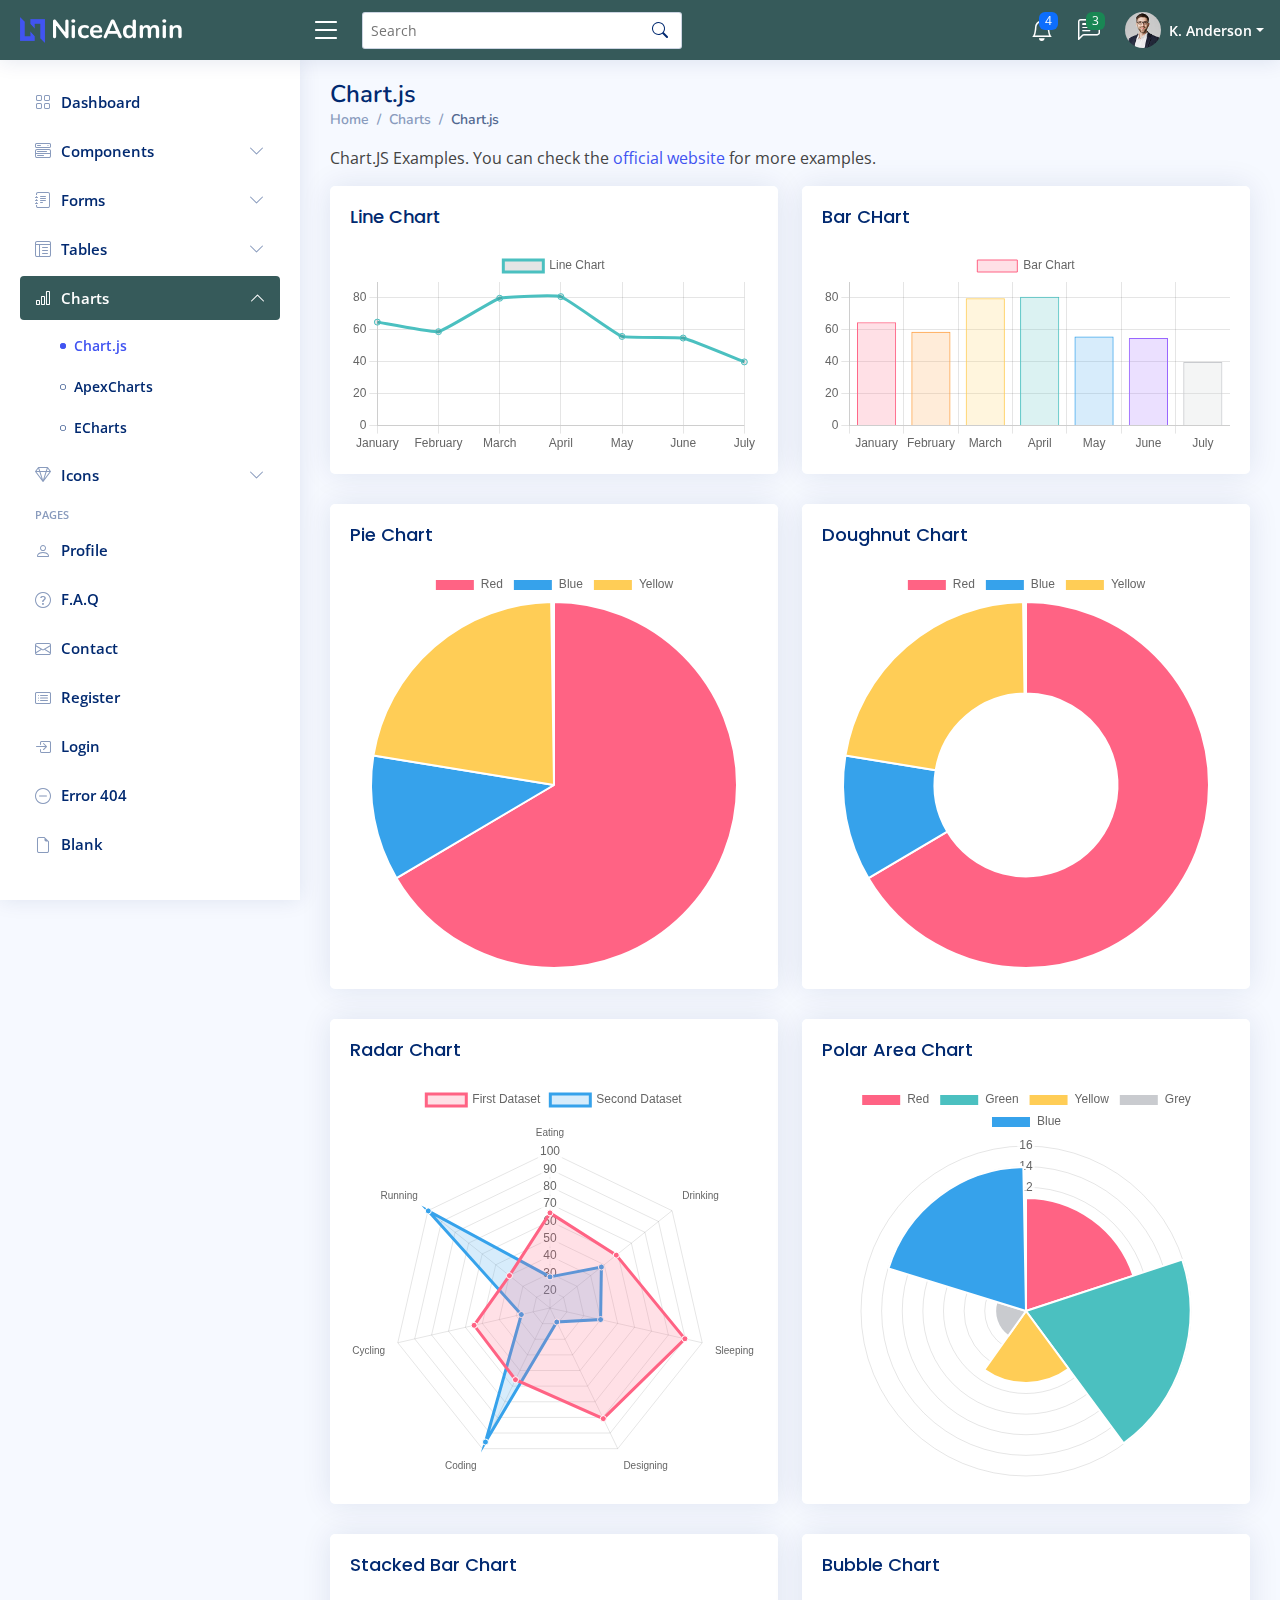
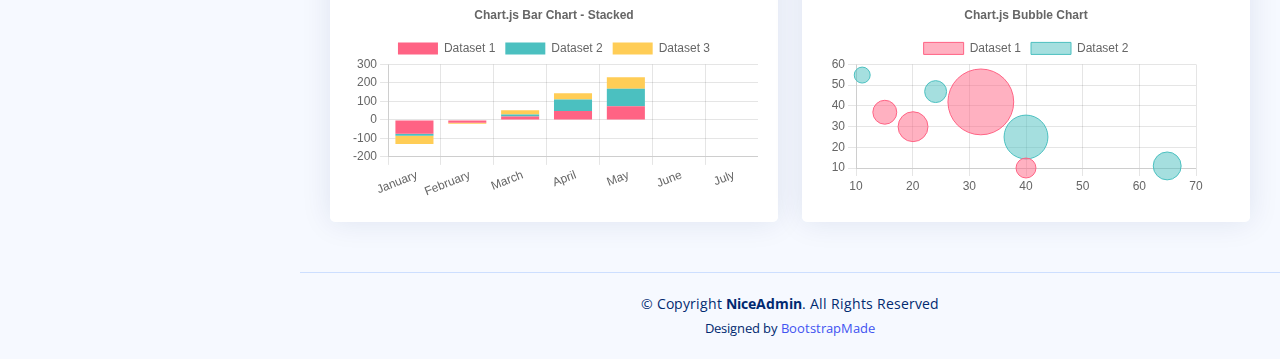
<file: charts-chartjs.html>
<!DOCTYPE html>
<html lang="en">

<head>
  <meta charset="utf-8">
  <meta content="width=device-width, initial-scale=1.0" name="viewport">

  <title>Charts / Chart.js - NiceAdmin Bootstrap Template</title>
  <meta content="" name="description">
  <meta content="" name="keywords">

  <!-- Favicons -->
  <link href="assets/img/favicon.png" rel="icon">
  <link href="assets/img/apple-touch-icon.png" rel="apple-touch-icon">

  <!-- Google Fonts -->
  <link href="https://fonts.gstatic.com" rel="preconnect">
  <link href="https://fonts.googleapis.com/css?family=Open+Sans:300,300i,400,400i,600,600i,700,700i|Nunito:300,300i,400,400i,600,600i,700,700i|Poppins:300,300i,400,400i,500,500i,600,600i,700,700i" rel="stylesheet">

  <!-- Vendor CSS Files -->
  <link href="assets/vendor/bootstrap/css/bootstrap.min.css" rel="stylesheet">
  <link href="assets/vendor/bootstrap-icons/bootstrap-icons.css" rel="stylesheet">
  <link href="assets/vendor/boxicons/css/boxicons.min.css" rel="stylesheet">
  <link href="assets/vendor/quill/quill.snow.css" rel="stylesheet">
  <link href="assets/vendor/quill/quill.bubble.css" rel="stylesheet">
  <link href="assets/vendor/remixicon/remixicon.css" rel="stylesheet">
  <link href="assets/vendor/simple-datatables/style.css" rel="stylesheet">

  <!-- Template Main CSS File -->
  <link href="assets/css/style.css" rel="stylesheet">

  <!-- =======================================================
  * Template Name: NiceAdmin - v2.4.1
  * Template URL: https://bootstrapmade.com/nice-admin-bootstrap-admin-html-template/
  * Author: BootstrapMade.com
  * License: https://bootstrapmade.com/license/
  ======================================================== -->
</head>

<body>

  <!-- ======= Header ======= -->
  <header id="header" class="header fixed-top d-flex align-items-center">

    <div class="d-flex align-items-center justify-content-between">
      <a href="index.html" class="logo d-flex align-items-center">
        <img src="assets/img/logo.png" alt="">
        <span class="d-none d-lg-block">NiceAdmin</span>
      </a>
      <i class="bi bi-list toggle-sidebar-btn"></i>
    </div><!-- End Logo -->

    <div class="search-bar">
      <form class="search-form d-flex align-items-center" method="POST" action="#">
        <input type="text" name="query" placeholder="Search" title="Enter search keyword">
        <button type="submit" title="Search"><i class="bi bi-search"></i></button>
      </form>
    </div><!-- End Search Bar -->

    <nav class="header-nav ms-auto">
      <ul class="d-flex align-items-center">

        <li class="nav-item d-block d-lg-none">
          <a class="nav-link nav-icon search-bar-toggle " href="#">
            <i class="bi bi-search"></i>
          </a>
        </li><!-- End Search Icon-->

        <li class="nav-item dropdown">

          <a class="nav-link nav-icon" href="#" data-bs-toggle="dropdown">
            <i class="bi bi-bell"></i>
            <span class="badge bg-primary badge-number">4</span>
          </a><!-- End Notification Icon -->

          <ul class="dropdown-menu dropdown-menu-end dropdown-menu-arrow notifications">
            <li class="dropdown-header">
              You have 4 new notifications
              <a href="#"><span class="badge rounded-pill bg-primary p-2 ms-2">View all</span></a>
            </li>
            <li>
              <hr class="dropdown-divider">
            </li>

            <li class="notification-item">
              <i class="bi bi-exclamation-circle text-warning"></i>
              <div>
                <h4>Lorem Ipsum</h4>
                <p>Quae dolorem earum veritatis oditseno</p>
                <p>30 min. ago</p>
              </div>
            </li>

            <li>
              <hr class="dropdown-divider">
            </li>

            <li class="notification-item">
              <i class="bi bi-x-circle text-danger"></i>
              <div>
                <h4>Atque rerum nesciunt</h4>
                <p>Quae dolorem earum veritatis oditseno</p>
                <p>1 hr. ago</p>
              </div>
            </li>

            <li>
              <hr class="dropdown-divider">
            </li>

            <li class="notification-item">
              <i class="bi bi-check-circle text-success"></i>
              <div>
                <h4>Sit rerum fuga</h4>
                <p>Quae dolorem earum veritatis oditseno</p>
                <p>2 hrs. ago</p>
              </div>
            </li>

            <li>
              <hr class="dropdown-divider">
            </li>

            <li class="notification-item">
              <i class="bi bi-info-circle text-primary"></i>
              <div>
                <h4>Dicta reprehenderit</h4>
                <p>Quae dolorem earum veritatis oditseno</p>
                <p>4 hrs. ago</p>
              </div>
            </li>

            <li>
              <hr class="dropdown-divider">
            </li>
            <li class="dropdown-footer">
              <a href="#">Show all notifications</a>
            </li>

          </ul><!-- End Notification Dropdown Items -->

        </li><!-- End Notification Nav -->

        <li class="nav-item dropdown">

          <a class="nav-link nav-icon" href="#" data-bs-toggle="dropdown">
            <i class="bi bi-chat-left-text"></i>
            <span class="badge bg-success badge-number">3</span>
          </a><!-- End Messages Icon -->

          <ul class="dropdown-menu dropdown-menu-end dropdown-menu-arrow messages">
            <li class="dropdown-header">
              You have 3 new messages
              <a href="#"><span class="badge rounded-pill bg-primary p-2 ms-2">View all</span></a>
            </li>
            <li>
              <hr class="dropdown-divider">
            </li>

            <li class="message-item">
              <a href="#">
                <img src="assets/img/messages-1.jpg" alt="" class="rounded-circle">
                <div>
                  <h4>Maria Hudson</h4>
                  <p>Velit asperiores et ducimus soluta repudiandae labore officia est ut...</p>
                  <p>4 hrs. ago</p>
                </div>
              </a>
            </li>
            <li>
              <hr class="dropdown-divider">
            </li>

            <li class="message-item">
              <a href="#">
                <img src="assets/img/messages-2.jpg" alt="" class="rounded-circle">
                <div>
                  <h4>Anna Nelson</h4>
                  <p>Velit asperiores et ducimus soluta repudiandae labore officia est ut...</p>
                  <p>6 hrs. ago</p>
                </div>
              </a>
            </li>
            <li>
              <hr class="dropdown-divider">
            </li>

            <li class="message-item">
              <a href="#">
                <img src="assets/img/messages-3.jpg" alt="" class="rounded-circle">
                <div>
                  <h4>David Muldon</h4>
                  <p>Velit asperiores et ducimus soluta repudiandae labore officia est ut...</p>
                  <p>8 hrs. ago</p>
                </div>
              </a>
            </li>
            <li>
              <hr class="dropdown-divider">
            </li>

            <li class="dropdown-footer">
              <a href="#">Show all messages</a>
            </li>

          </ul><!-- End Messages Dropdown Items -->

        </li><!-- End Messages Nav -->

        <li class="nav-item dropdown pe-3">

          <a class="nav-link nav-profile d-flex align-items-center pe-0" href="#" data-bs-toggle="dropdown">
            <img src="assets/img/profile-img.jpg" alt="Profile" class="rounded-circle">
            <span class="d-none d-md-block dropdown-toggle ps-2">K. Anderson</span>
          </a><!-- End Profile Iamge Icon -->

          <ul class="dropdown-menu dropdown-menu-end dropdown-menu-arrow profile">
            <li class="dropdown-header">
              <h6>Kevin Anderson</h6>
              <span>Web Designer</span>
            </li>
            <li>
              <hr class="dropdown-divider">
            </li>

            <li>
              <a class="dropdown-item d-flex align-items-center" href="users-profile.html">
                <i class="bi bi-person"></i>
                <span>My Profile</span>
              </a>
            </li>
            <li>
              <hr class="dropdown-divider">
            </li>

            <li>
              <a class="dropdown-item d-flex align-items-center" href="users-profile.html">
                <i class="bi bi-gear"></i>
                <span>Account Settings</span>
              </a>
            </li>
            <li>
              <hr class="dropdown-divider">
            </li>

            <li>
              <a class="dropdown-item d-flex align-items-center" href="pages-faq.html">
                <i class="bi bi-question-circle"></i>
                <span>Need Help?</span>
              </a>
            </li>
            <li>
              <hr class="dropdown-divider">
            </li>

            <li>
              <a class="dropdown-item d-flex align-items-center" href="#">
                <i class="bi bi-box-arrow-right"></i>
                <span>Sign Out</span>
              </a>
            </li>

          </ul><!-- End Profile Dropdown Items -->
        </li><!-- End Profile Nav -->

      </ul>
    </nav><!-- End Icons Navigation -->

  </header><!-- End Header -->

  <!-- ======= Sidebar ======= -->
  <aside id="sidebar" class="sidebar">

    <ul class="sidebar-nav" id="sidebar-nav">

      <li class="nav-item">
        <a class="nav-link collapsed" href="index.html">
          <i class="bi bi-grid"></i>
          <span>Dashboard</span>
        </a>
      </li><!-- End Dashboard Nav -->

      <li class="nav-item">
        <a class="nav-link collapsed" data-bs-target="#components-nav" data-bs-toggle="collapse" href="#">
          <i class="bi bi-menu-button-wide"></i><span>Components</span><i class="bi bi-chevron-down ms-auto"></i>
        </a>
        <ul id="components-nav" class="nav-content collapse " data-bs-parent="#sidebar-nav">
          <li>
            <a href="components-alerts.html">
              <i class="bi bi-circle"></i><span>Alerts</span>
            </a>
          </li>
          <li>
            <a href="components-accordion.html">
              <i class="bi bi-circle"></i><span>Accordion</span>
            </a>
          </li>
          <li>
            <a href="components-badges.html">
              <i class="bi bi-circle"></i><span>Badges</span>
            </a>
          </li>
          <li>
            <a href="components-breadcrumbs.html">
              <i class="bi bi-circle"></i><span>Breadcrumbs</span>
            </a>
          </li>
          <li>
            <a href="components-buttons.html">
              <i class="bi bi-circle"></i><span>Buttons</span>
            </a>
          </li>
          <li>
            <a href="components-cards.html">
              <i class="bi bi-circle"></i><span>Cards</span>
            </a>
          </li>
          <li>
            <a href="components-carousel.html">
              <i class="bi bi-circle"></i><span>Carousel</span>
            </a>
          </li>
          <li>
            <a href="components-list-group.html">
              <i class="bi bi-circle"></i><span>List group</span>
            </a>
          </li>
          <li>
            <a href="components-modal.html">
              <i class="bi bi-circle"></i><span>Modal</span>
            </a>
          </li>
          <li>
            <a href="components-tabs.html">
              <i class="bi bi-circle"></i><span>Tabs</span>
            </a>
          </li>
          <li>
            <a href="components-pagination.html">
              <i class="bi bi-circle"></i><span>Pagination</span>
            </a>
          </li>
          <li>
            <a href="components-progress.html">
              <i class="bi bi-circle"></i><span>Progress</span>
            </a>
          </li>
          <li>
            <a href="components-spinners.html">
              <i class="bi bi-circle"></i><span>Spinners</span>
            </a>
          </li>
          <li>
            <a href="components-tooltips.html">
              <i class="bi bi-circle"></i><span>Tooltips</span>
            </a>
          </li>
        </ul>
      </li><!-- End Components Nav -->

      <li class="nav-item">
        <a class="nav-link collapsed" data-bs-target="#forms-nav" data-bs-toggle="collapse" href="#">
          <i class="bi bi-journal-text"></i><span>Forms</span><i class="bi bi-chevron-down ms-auto"></i>
        </a>
        <ul id="forms-nav" class="nav-content collapse " data-bs-parent="#sidebar-nav">
          <li>
            <a href="forms-elements.html">
              <i class="bi bi-circle"></i><span>Form Elements</span>
            </a>
          </li>
          <li>
            <a href="forms-layouts.html">
              <i class="bi bi-circle"></i><span>Form Layouts</span>
            </a>
          </li>
          <li>
            <a href="forms-editors.html">
              <i class="bi bi-circle"></i><span>Form Editors</span>
            </a>
          </li>
          <li>
            <a href="forms-validation.html">
              <i class="bi bi-circle"></i><span>Form Validation</span>
            </a>
          </li>
        </ul>
      </li><!-- End Forms Nav -->

      <li class="nav-item">
        <a class="nav-link collapsed" data-bs-target="#tables-nav" data-bs-toggle="collapse" href="#">
          <i class="bi bi-layout-text-window-reverse"></i><span>Tables</span><i class="bi bi-chevron-down ms-auto"></i>
        </a>
        <ul id="tables-nav" class="nav-content collapse " data-bs-parent="#sidebar-nav">
          <li>
            <a href="tables-general.html">
              <i class="bi bi-circle"></i><span>General Tables</span>
            </a>
          </li>
          <li>
            <a href="tables-data.html">
              <i class="bi bi-circle"></i><span>Data Tables</span>
            </a>
          </li>
        </ul>
      </li><!-- End Tables Nav -->

      <li class="nav-item">
        <a class="nav-link " data-bs-target="#charts-nav" data-bs-toggle="collapse" href="#">
          <i class="bi bi-bar-chart"></i><span>Charts</span><i class="bi bi-chevron-down ms-auto"></i>
        </a>
        <ul id="charts-nav" class="nav-content collapse show" data-bs-parent="#sidebar-nav">
          <li>
            <a href="charts-chartjs.html" class="active">
              <i class="bi bi-circle"></i><span>Chart.js</span>
            </a>
          </li>
          <li>
            <a href="charts-apexcharts.html">
              <i class="bi bi-circle"></i><span>ApexCharts</span>
            </a>
          </li>
          <li>
            <a href="charts-echarts.html">
              <i class="bi bi-circle"></i><span>ECharts</span>
            </a>
          </li>
        </ul>
      </li><!-- End Charts Nav -->

      <li class="nav-item">
        <a class="nav-link collapsed" data-bs-target="#icons-nav" data-bs-toggle="collapse" href="#">
          <i class="bi bi-gem"></i><span>Icons</span><i class="bi bi-chevron-down ms-auto"></i>
        </a>
        <ul id="icons-nav" class="nav-content collapse " data-bs-parent="#sidebar-nav">
          <li>
            <a href="icons-bootstrap.html">
              <i class="bi bi-circle"></i><span>Bootstrap Icons</span>
            </a>
          </li>
          <li>
            <a href="icons-remix.html">
              <i class="bi bi-circle"></i><span>Remix Icons</span>
            </a>
          </li>
          <li>
            <a href="icons-boxicons.html">
              <i class="bi bi-circle"></i><span>Boxicons</span>
            </a>
          </li>
        </ul>
      </li><!-- End Icons Nav -->

      <li class="nav-heading">Pages</li>

      <li class="nav-item">
        <a class="nav-link collapsed" href="users-profile.html">
          <i class="bi bi-person"></i>
          <span>Profile</span>
        </a>
      </li><!-- End Profile Page Nav -->

      <li class="nav-item">
        <a class="nav-link collapsed" href="pages-faq.html">
          <i class="bi bi-question-circle"></i>
          <span>F.A.Q</span>
        </a>
      </li><!-- End F.A.Q Page Nav -->

      <li class="nav-item">
        <a class="nav-link collapsed" href="pages-contact.html">
          <i class="bi bi-envelope"></i>
          <span>Contact</span>
        </a>
      </li><!-- End Contact Page Nav -->

      <li class="nav-item">
        <a class="nav-link collapsed" href="pages-register.html">
          <i class="bi bi-card-list"></i>
          <span>Register</span>
        </a>
      </li><!-- End Register Page Nav -->

      <li class="nav-item">
        <a class="nav-link collapsed" href="pages-login.html">
          <i class="bi bi-box-arrow-in-right"></i>
          <span>Login</span>
        </a>
      </li><!-- End Login Page Nav -->

      <li class="nav-item">
        <a class="nav-link collapsed" href="pages-error-404.html">
          <i class="bi bi-dash-circle"></i>
          <span>Error 404</span>
        </a>
      </li><!-- End Error 404 Page Nav -->

      <li class="nav-item">
        <a class="nav-link collapsed" href="pages-blank.html">
          <i class="bi bi-file-earmark"></i>
          <span>Blank</span>
        </a>
      </li><!-- End Blank Page Nav -->

    </ul>

  </aside><!-- End Sidebar-->

  <main id="main" class="main">

    <div class="pagetitle">
      <h1>Chart.js</h1>
      <nav>
        <ol class="breadcrumb">
          <li class="breadcrumb-item"><a href="index.html">Home</a></li>
          <li class="breadcrumb-item">Charts</li>
          <li class="breadcrumb-item active">Chart.js</li>
        </ol>
      </nav>
    </div><!-- End Page Title -->

    <p>Chart.JS Examples. You can check the <a href="https://www.chartjs.org/docs/latest/samples/" target="_blank">official website</a> for more examples.</p>

    <section class="section">
      <div class="row">

        <div class="col-lg-6">
          <div class="card">
            <div class="card-body">
              <h5 class="card-title">Line Chart</h5>

              <!-- Line Chart -->
              <canvas id="lineChart" style="max-height: 400px;"></canvas>
              <script>
                document.addEventListener("DOMContentLoaded", () => {
                  new Chart(document.querySelector('#lineChart'), {
                    type: 'line',
                    data: {
                      labels: ['January', 'February', 'March', 'April', 'May', 'June', 'July'],
                      datasets: [{
                        label: 'Line Chart',
                        data: [65, 59, 80, 81, 56, 55, 40],
                        fill: false,
                        borderColor: 'rgb(75, 192, 192)',
                        tension: 0.1
                      }]
                    },
                    options: {
                      scales: {
                        y: {
                          beginAtZero: true
                        }
                      }
                    }
                  });
                });
              </script>
              <!-- End Line CHart -->

            </div>
          </div>
        </div>

        <div class="col-lg-6">
          <div class="card">
            <div class="card-body">
              <h5 class="card-title">Bar CHart</h5>

              <!-- Bar Chart -->
              <canvas id="barChart" style="max-height: 400px;"></canvas>
              <script>
                document.addEventListener("DOMContentLoaded", () => {
                  new Chart(document.querySelector('#barChart'), {
                    type: 'bar',
                    data: {
                      labels: ['January', 'February', 'March', 'April', 'May', 'June', 'July'],
                      datasets: [{
                        label: 'Bar Chart',
                        data: [65, 59, 80, 81, 56, 55, 40],
                        backgroundColor: [
                          'rgba(255, 99, 132, 0.2)',
                          'rgba(255, 159, 64, 0.2)',
                          'rgba(255, 205, 86, 0.2)',
                          'rgba(75, 192, 192, 0.2)',
                          'rgba(54, 162, 235, 0.2)',
                          'rgba(153, 102, 255, 0.2)',
                          'rgba(201, 203, 207, 0.2)'
                        ],
                        borderColor: [
                          'rgb(255, 99, 132)',
                          'rgb(255, 159, 64)',
                          'rgb(255, 205, 86)',
                          'rgb(75, 192, 192)',
                          'rgb(54, 162, 235)',
                          'rgb(153, 102, 255)',
                          'rgb(201, 203, 207)'
                        ],
                        borderWidth: 1
                      }]
                    },
                    options: {
                      scales: {
                        y: {
                          beginAtZero: true
                        }
                      }
                    }
                  });
                });
              </script>
              <!-- End Bar CHart -->

            </div>
          </div>
        </div>

        <div class="col-lg-6">
          <div class="card">
            <div class="card-body">
              <h5 class="card-title">Pie Chart</h5>

              <!-- Pie Chart -->
              <canvas id="pieChart" style="max-height: 400px;"></canvas>
              <script>
                document.addEventListener("DOMContentLoaded", () => {
                  new Chart(document.querySelector('#pieChart'), {
                    type: 'pie',
                    data: {
                      labels: [
                        'Red',
                        'Blue',
                        'Yellow'
                      ],
                      datasets: [{
                        label: 'My First Dataset',
                        data: [300, 50, 100],
                        backgroundColor: [
                          'rgb(255, 99, 132)',
                          'rgb(54, 162, 235)',
                          'rgb(255, 205, 86)'
                        ],
                        hoverOffset: 4
                      }]
                    }
                  });
                });
              </script>
              <!-- End Pie CHart -->

            </div>
          </div>
        </div>

        <div class="col-lg-6">
          <div class="card">
            <div class="card-body">
              <h5 class="card-title">Doughnut Chart</h5>

              <!-- Doughnut Chart -->
              <canvas id="doughnutChart" style="max-height: 400px;"></canvas>
              <script>
                document.addEventListener("DOMContentLoaded", () => {
                  new Chart(document.querySelector('#doughnutChart'), {
                    type: 'doughnut',
                    data: {
                      labels: [
                        'Red',
                        'Blue',
                        'Yellow'
                      ],
                      datasets: [{
                        label: 'My First Dataset',
                        data: [300, 50, 100],
                        backgroundColor: [
                          'rgb(255, 99, 132)',
                          'rgb(54, 162, 235)',
                          'rgb(255, 205, 86)'
                        ],
                        hoverOffset: 4
                      }]
                    }
                  });
                });
              </script>
              <!-- End Doughnut CHart -->

            </div>
          </div>
        </div>

        <div class="col-lg-6">
          <div class="card">
            <div class="card-body">
              <h5 class="card-title">Radar Chart</h5>

              <!-- Radar Chart -->
              <canvas id="radarChart" style="max-height: 400px;"></canvas>
              <script>
                document.addEventListener("DOMContentLoaded", () => {
                  new Chart(document.querySelector('#radarChart'), {
                    type: 'radar',
                    data: {
                      labels: [
                        'Eating',
                        'Drinking',
                        'Sleeping',
                        'Designing',
                        'Coding',
                        'Cycling',
                        'Running'
                      ],
                      datasets: [{
                        label: 'First Dataset',
                        data: [65, 59, 90, 81, 56, 55, 40],
                        fill: true,
                        backgroundColor: 'rgba(255, 99, 132, 0.2)',
                        borderColor: 'rgb(255, 99, 132)',
                        pointBackgroundColor: 'rgb(255, 99, 132)',
                        pointBorderColor: '#fff',
                        pointHoverBackgroundColor: '#fff',
                        pointHoverBorderColor: 'rgb(255, 99, 132)'
                      }, {
                        label: 'Second Dataset',
                        data: [28, 48, 40, 19, 96, 27, 100],
                        fill: true,
                        backgroundColor: 'rgba(54, 162, 235, 0.2)',
                        borderColor: 'rgb(54, 162, 235)',
                        pointBackgroundColor: 'rgb(54, 162, 235)',
                        pointBorderColor: '#fff',
                        pointHoverBackgroundColor: '#fff',
                        pointHoverBorderColor: 'rgb(54, 162, 235)'
                      }]
                    },
                    options: {
                      elements: {
                        line: {
                          borderWidth: 3
                        }
                      }
                    }
                  });
                });
              </script>
              <!-- End Radar CHart -->

            </div>
          </div>
        </div>

        <div class="col-lg-6">
          <div class="card">
            <div class="card-body">
              <h5 class="card-title">Polar Area Chart</h5>

              <!-- Polar Area Chart -->
              <canvas id="polarAreaChart" style="max-height: 400px;"></canvas>
              <script>
                document.addEventListener("DOMContentLoaded", () => {
                  new Chart(document.querySelector('#polarAreaChart'), {
                    type: 'polarArea',
                    data: {
                      labels: [
                        'Red',
                        'Green',
                        'Yellow',
                        'Grey',
                        'Blue'
                      ],
                      datasets: [{
                        label: 'My First Dataset',
                        data: [11, 16, 7, 3, 14],
                        backgroundColor: [
                          'rgb(255, 99, 132)',
                          'rgb(75, 192, 192)',
                          'rgb(255, 205, 86)',
                          'rgb(201, 203, 207)',
                          'rgb(54, 162, 235)'
                        ]
                      }]
                    }
                  });
                });
              </script>
              <!-- End Polar Area Chart -->

            </div>
          </div>
        </div>

        <div class="col-lg-6">
          <div class="card">
            <div class="card-body">
              <h5 class="card-title">Stacked Bar Chart</h5>

              <!-- Stacked Bar Chart -->
              <canvas id="stakedBarChart" style="max-height: 400px;"></canvas>
              <script>
                document.addEventListener("DOMContentLoaded", () => {
                  new Chart(document.querySelector('#stakedBarChart'), {
                    type: 'bar',
                    data: {
                      labels: ['January', 'February', 'March', 'April', 'May', 'June', 'July'],
                      datasets: [{
                          label: 'Dataset 1',
                          data: [-75, -15, 18, 48, 74],
                          backgroundColor: 'rgb(255, 99, 132)',
                        },
                        {
                          label: 'Dataset 2',
                          data: [-11, -1, 12, 62, 95],
                          backgroundColor: 'rgb(75, 192, 192)',
                        },
                        {
                          label: 'Dataset 3',
                          data: [-44, -5, 22, 35, 62],
                          backgroundColor: 'rgb(255, 205, 86)',
                        },
                      ]
                    },
                    options: {
                      plugins: {
                        title: {
                          display: true,
                          text: 'Chart.js Bar Chart - Stacked'
                        },
                      },
                      responsive: true,
                      scales: {
                        x: {
                          stacked: true,
                        },
                        y: {
                          stacked: true
                        }
                      }
                    }
                  });
                });
              </script>
              <!-- End Stacked Bar Chart -->

            </div>
          </div>
        </div>

        <div class="col-lg-6">
          <div class="card">
            <div class="card-body">
              <h5 class="card-title">Bubble Chart</h5>

              <!-- Bubble Chart -->
              <canvas id="bubbleChart" style="max-height: 400px;"></canvas>
              <script>
                document.addEventListener("DOMContentLoaded", () => {
                  new Chart(document.querySelector('#bubbleChart'), {
                    type: 'bubble',
                    data: {
                      labels: ['January', 'February', 'March', 'April', 'May', 'June', 'July'],
                      datasets: [{
                          label: 'Dataset 1',
                          data: [{
                              x: 20,
                              y: 30,
                              r: 15
                            },
                            {
                              x: 40,
                              y: 10,
                              r: 10
                            },
                            {
                              x: 15,
                              y: 37,
                              r: 12
                            },
                            {
                              x: 32,
                              y: 42,
                              r: 33
                            }
                          ],
                          borderColor: 'rgb(255, 99, 132)',
                          backgroundColor: 'rgba(255, 99, 132, 0.5)'
                        },
                        {
                          label: 'Dataset 2',
                          data: [{
                              x: 40,
                              y: 25,
                              r: 22
                            },
                            {
                              x: 24,
                              y: 47,
                              r: 11
                            },
                            {
                              x: 65,
                              y: 11,
                              r: 14
                            },
                            {
                              x: 11,
                              y: 55,
                              r: 8
                            }
                          ],
                          borderColor: 'rgb(75, 192, 192)',
                          backgroundColor: 'rgba(75, 192, 192, 0.5)'
                        }
                      ]
                    },
                    options: {
                      responsive: true,
                      plugins: {
                        legend: {
                          position: 'top',
                        },
                        title: {
                          display: true,
                          text: 'Chart.js Bubble Chart'
                        }
                      }
                    }
                  });
                });
              </script>
              <!-- End Bubble Chart -->

            </div>
          </div>
        </div>

      </div>
    </section>

  </main><!-- End #main -->

  <!-- ======= Footer ======= -->
  <footer id="footer" class="footer">
    <div class="copyright">
      &copy; Copyright <strong><span>NiceAdmin</span></strong>. All Rights Reserved
    </div>
    <div class="credits">
      <!-- All the links in the footer should remain intact. -->
      <!-- You can delete the links only if you purchased the pro version. -->
      <!-- Licensing information: https://bootstrapmade.com/license/ -->
      <!-- Purchase the pro version with working PHP/AJAX contact form: https://bootstrapmade.com/nice-admin-bootstrap-admin-html-template/ -->
      Designed by <a href="https://bootstrapmade.com/">BootstrapMade</a>
    </div>
  </footer><!-- End Footer -->

  <a href="#" class="back-to-top d-flex align-items-center justify-content-center"><i class="bi bi-arrow-up-short"></i></a>

  <!-- Vendor JS Files -->
  <script src="assets/vendor/apexcharts/apexcharts.min.js"></script>
  <script src="assets/vendor/bootstrap/js/bootstrap.bundle.min.js"></script>
  <script src="assets/vendor/chart.js/chart.min.js"></script>
  <script src="assets/vendor/echarts/echarts.min.js"></script>
  <script src="assets/vendor/quill/quill.min.js"></script>
  <script src="assets/vendor/simple-datatables/simple-datatables.js"></script>
  <script src="assets/vendor/tinymce/tinymce.min.js"></script>
  <script src="assets/vendor/php-email-form/validate.js"></script>

  <!-- Template Main JS File -->
  <script src="assets/js/main.js"></script>

</body>

</html>
</file>
<file: assets/vendor/quill/quill.snow.css>
/*!
 * Quill Editor v1.3.7
 * https://quilljs.com/
 * Copyright (c) 2014, Jason Chen
 * Copyright (c) 2013, salesforce.com
 */
.ql-container {
  box-sizing: border-box;
  font-family: Helvetica, Arial, sans-serif;
  font-size: 13px;
  height: 100%;
  margin: 0px;
  position: relative;
}
.ql-container.ql-disabled .ql-tooltip {
  visibility: hidden;
}
.ql-container.ql-disabled .ql-editor ul[data-checked] > li::before {
  pointer-events: none;
}
.ql-clipboard {
  left: -100000px;
  height: 1px;
  overflow-y: hidden;
  position: absolute;
  top: 50%;
}
.ql-clipboard p {
  margin: 0;
  padding: 0;
}
.ql-editor {
  box-sizing: border-box;
  line-height: 1.42;
  height: 100%;
  outline: none;
  overflow-y: auto;
  padding: 12px 15px;
  tab-size: 4;
  -moz-tab-size: 4;
  text-align: left;
  white-space: pre-wrap;
  word-wrap: break-word;
}
.ql-editor > * {
  cursor: text;
}
.ql-editor p,
.ql-editor ol,
.ql-editor ul,
.ql-editor pre,
.ql-editor blockquote,
.ql-editor h1,
.ql-editor h2,
.ql-editor h3,
.ql-editor h4,
.ql-editor h5,
.ql-editor h6 {
  margin: 0;
  padding: 0;
  counter-reset: list-1 list-2 list-3 list-4 list-5 list-6 list-7 list-8 list-9;
}
.ql-editor ol,
.ql-editor ul {
  padding-left: 1.5em;
}
.ql-editor ol > li,
.ql-editor ul > li {
  list-style-type: none;
}
.ql-editor ul > li::before {
  content: '\2022';
}
.ql-editor ul[data-checked=true],
.ql-editor ul[data-checked=false] {
  pointer-events: none;
}
.ql-editor ul[data-checked=true] > li *,
.ql-editor ul[data-checked=false] > li * {
  pointer-events: all;
}
.ql-editor ul[data-checked=true] > li::before,
.ql-editor ul[data-checked=false] > li::before {
  color: #777;
  cursor: pointer;
  pointer-events: all;
}
.ql-editor ul[data-checked=true] > li::before {
  content: '\2611';
}
.ql-editor ul[data-checked=false] > li::before {
  content: '\2610';
}
.ql-editor li::before {
  display: inline-block;
  white-space: nowrap;
  width: 1.2em;
}
.ql-editor li:not(.ql-direction-rtl)::before {
  margin-left: -1.5em;
  margin-right: 0.3em;
  text-align: right;
}
.ql-editor li.ql-direction-rtl::before {
  margin-left: 0.3em;
  margin-right: -1.5em;
}
.ql-editor ol li:not(.ql-direction-rtl),
.ql-editor ul li:not(.ql-direction-rtl) {
  padding-left: 1.5em;
}
.ql-editor ol li.ql-direction-rtl,
.ql-editor ul li.ql-direction-rtl {
  padding-right: 1.5em;
}
.ql-editor ol li {
  counter-reset: list-1 list-2 list-3 list-4 list-5 list-6 list-7 list-8 list-9;
  counter-increment: list-0;
}
.ql-editor ol li:before {
  content: counter(list-0, decimal) '. ';
}
.ql-editor ol li.ql-indent-1 {
  counter-increment: list-1;
}
.ql-editor ol li.ql-indent-1:before {
  content: counter(list-1, lower-alpha) '. ';
}
.ql-editor ol li.ql-indent-1 {
  counter-reset: list-2 list-3 list-4 list-5 list-6 list-7 list-8 list-9;
}
.ql-editor ol li.ql-indent-2 {
  counter-increment: list-2;
}
.ql-editor ol li.ql-indent-2:before {
  content: counter(list-2, lower-roman) '. ';
}
.ql-editor ol li.ql-indent-2 {
  counter-reset: list-3 list-4 list-5 list-6 list-7 list-8 list-9;
}
.ql-editor ol li.ql-indent-3 {
  counter-increment: list-3;
}
.ql-editor ol li.ql-indent-3:before {
  content: counter(list-3, decimal) '. ';
}
.ql-editor ol li.ql-indent-3 {
  counter-reset: list-4 list-5 list-6 list-7 list-8 list-9;
}
.ql-editor ol li.ql-indent-4 {
  counter-increment: list-4;
}
.ql-editor ol li.ql-indent-4:before {
  content: counter(list-4, lower-alpha) '. ';
}
.ql-editor ol li.ql-indent-4 {
  counter-reset: list-5 list-6 list-7 list-8 list-9;
}
.ql-editor ol li.ql-indent-5 {
  counter-increment: list-5;
}
.ql-editor ol li.ql-indent-5:before {
  content: counter(list-5, lower-roman) '. ';
}
.ql-editor ol li.ql-indent-5 {
  counter-reset: list-6 list-7 list-8 list-9;
}
.ql-editor ol li.ql-indent-6 {
  counter-increment: list-6;
}
.ql-editor ol li.ql-indent-6:before {
  content: counter(list-6, decimal) '. ';
}
.ql-editor ol li.ql-indent-6 {
  counter-reset: list-7 list-8 list-9;
}
.ql-editor ol li.ql-indent-7 {
  counter-increment: list-7;
}
.ql-editor ol li.ql-indent-7:before {
  content: counter(list-7, lower-alpha) '. ';
}
.ql-editor ol li.ql-indent-7 {
  counter-reset: list-8 list-9;
}
.ql-editor ol li.ql-indent-8 {
  counter-increment: list-8;
}
.ql-editor ol li.ql-indent-8:before {
  content: counter(list-8, lower-roman) '. ';
}
.ql-editor ol li.ql-indent-8 {
  counter-reset: list-9;
}
.ql-editor ol li.ql-indent-9 {
  counter-increment: list-9;
}
.ql-editor ol li.ql-indent-9:before {
  content: counter(list-9, decimal) '. ';
}
.ql-editor .ql-indent-1:not(.ql-direction-rtl) {
  padding-left: 3em;
}
.ql-editor li.ql-indent-1:not(.ql-direction-rtl) {
  padding-left: 4.5em;
}
.ql-editor .ql-indent-1.ql-direction-rtl.ql-align-right {
  padding-right: 3em;
}
.ql-editor li.ql-indent-1.ql-direction-rtl.ql-align-right {
  padding-right: 4.5em;
}
.ql-editor .ql-indent-2:not(.ql-direction-rtl) {
  padding-left: 6em;
}
.ql-editor li.ql-indent-2:not(.ql-direction-rtl) {
  padding-left: 7.5em;
}
.ql-editor .ql-indent-2.ql-direction-rtl.ql-align-right {
  padding-right: 6em;
}
.ql-editor li.ql-indent-2.ql-direction-rtl.ql-align-right {
  padding-right: 7.5em;
}
.ql-editor .ql-indent-3:not(.ql-direction-rtl) {
  padding-left: 9em;
}
.ql-editor li.ql-indent-3:not(.ql-direction-rtl) {
  padding-left: 10.5em;
}
.ql-editor .ql-indent-3.ql-direction-rtl.ql-align-right {
  padding-right: 9em;
}
.ql-editor li.ql-indent-3.ql-direction-rtl.ql-align-right {
  padding-right: 10.5em;
}
.ql-editor .ql-indent-4:not(.ql-direction-rtl) {
  padding-left: 12em;
}
.ql-editor li.ql-indent-4:not(.ql-direction-rtl) {
  padding-left: 13.5em;
}
.ql-editor .ql-indent-4.ql-direction-rtl.ql-align-right {
  padding-right: 12em;
}
.ql-editor li.ql-indent-4.ql-direction-rtl.ql-align-right {
  padding-right: 13.5em;
}
.ql-editor .ql-indent-5:not(.ql-direction-rtl) {
  padding-left: 15em;
}
.ql-editor li.ql-indent-5:not(.ql-direction-rtl) {
  padding-left: 16.5em;
}
.ql-editor .ql-indent-5.ql-direction-rtl.ql-align-right {
  padding-right: 15em;
}
.ql-editor li.ql-indent-5.ql-direction-rtl.ql-align-right {
  padding-right: 16.5em;
}
.ql-editor .ql-indent-6:not(.ql-direction-rtl) {
  padding-left: 18em;
}
.ql-editor li.ql-indent-6:not(.ql-direction-rtl) {
  padding-left: 19.5em;
}
.ql-editor .ql-indent-6.ql-direction-rtl.ql-align-right {
  padding-right: 18em;
}
.ql-editor li.ql-indent-6.ql-direction-rtl.ql-align-right {
  padding-right: 19.5em;
}
.ql-editor .ql-indent-7:not(.ql-direction-rtl) {
  padding-left: 21em;
}
.ql-editor li.ql-indent-7:not(.ql-direction-rtl) {
  padding-left: 22.5em;
}
.ql-editor .ql-indent-7.ql-direction-rtl.ql-align-right {
  padding-right: 21em;
}
.ql-editor li.ql-indent-7.ql-direction-rtl.ql-align-right {
  padding-right: 22.5em;
}
.ql-editor .ql-indent-8:not(.ql-direction-rtl) {
  padding-left: 24em;
}
.ql-editor li.ql-indent-8:not(.ql-direction-rtl) {
  padding-left: 25.5em;
}
.ql-editor .ql-indent-8.ql-direction-rtl.ql-align-right {
  padding-right: 24em;
}
.ql-editor li.ql-indent-8.ql-direction-rtl.ql-align-right {
  padding-right: 25.5em;
}
.ql-editor .ql-indent-9:not(.ql-direction-rtl) {
  padding-left: 27em;
}
.ql-editor li.ql-indent-9:not(.ql-direction-rtl) {
  padding-left: 28.5em;
}
.ql-editor .ql-indent-9.ql-direction-rtl.ql-align-right {
  padding-right: 27em;
}
.ql-editor li.ql-indent-9.ql-direction-rtl.ql-align-right {
  padding-right: 28.5em;
}
.ql-editor .ql-video {
  display: block;
  max-width: 100%;
}
.ql-editor .ql-video.ql-align-center {
  margin: 0 auto;
}
.ql-editor .ql-video.ql-align-right {
  margin: 0 0 0 auto;
}
.ql-editor .ql-bg-black {
  background-color: #000;
}
.ql-editor .ql-bg-red {
  background-color: #e60000;
}
.ql-editor .ql-bg-orange {
  background-color: #f90;
}
.ql-editor .ql-bg-yellow {
  background-color: #ff0;
}
.ql-editor .ql-bg-green {
  background-color: #008a00;
}
.ql-editor .ql-bg-blue {
  background-color: #06c;
}
.ql-editor .ql-bg-purple {
  background-color: #93f;
}
.ql-editor .ql-color-white {
  color: #fff;
}
.ql-editor .ql-color-red {
  color: #e60000;
}
.ql-editor .ql-color-orange {
  color: #f90;
}
.ql-editor .ql-color-yellow {
  color: #ff0;
}
.ql-editor .ql-color-green {
  color: #008a00;
}
.ql-editor .ql-color-blue {
  color: #06c;
}
.ql-editor .ql-color-purple {
  color: #93f;
}
.ql-editor .ql-font-serif {
  font-family: Georgia, Times New Roman, serif;
}
.ql-editor .ql-font-monospace {
  font-family: Monaco, Courier New, monospace;
}
.ql-editor .ql-size-small {
  font-size: 0.75em;
}
.ql-editor .ql-size-large {
  font-size: 1.5em;
}
.ql-editor .ql-size-huge {
  font-size: 2.5em;
}
.ql-editor .ql-direction-rtl {
  direction: rtl;
  text-align: inherit;
}
.ql-editor .ql-align-center {
  text-align: center;
}
.ql-editor .ql-align-justify {
  text-align: justify;
}
.ql-editor .ql-align-right {
  text-align: right;
}
.ql-editor.ql-blank::before {
  color: rgba(0,0,0,0.6);
  content: attr(data-placeholder);
  font-style: italic;
  left: 15px;
  pointer-events: none;
  position: absolute;
  right: 15px;
}
.ql-snow.ql-toolbar:after,
.ql-snow .ql-toolbar:after {
  clear: both;
  content: '';
  display: table;
}
.ql-snow.ql-toolbar button,
.ql-snow .ql-toolbar button {
  background: none;
  border: none;
  cursor: pointer;
  display: inline-block;
  float: left;
  height: 24px;
  padding: 3px 5px;
  width: 28px;
}
.ql-snow.ql-toolbar button svg,
.ql-snow .ql-toolbar button svg {
  float: left;
  height: 100%;
}
.ql-snow.ql-toolbar button:active:hover,
.ql-snow .ql-toolbar button:active:hover {
  outline: none;
}
.ql-snow.ql-toolbar input.ql-image[type=file],
.ql-snow .ql-toolbar input.ql-image[type=file] {
  display: none;
}
.ql-snow.ql-toolbar button:hover,
.ql-snow .ql-toolbar button:hover,
.ql-snow.ql-toolbar button:focus,
.ql-snow .ql-toolbar button:focus,
.ql-snow.ql-toolbar button.ql-active,
.ql-snow .ql-toolbar button.ql-active,
.ql-snow.ql-toolbar .ql-picker-label:hover,
.ql-snow .ql-toolbar .ql-picker-label:hover,
.ql-snow.ql-toolbar .ql-picker-label.ql-active,
.ql-snow .ql-toolbar .ql-picker-label.ql-active,
.ql-snow.ql-toolbar .ql-picker-item:hover,
.ql-snow .ql-toolbar .ql-picker-item:hover,
.ql-snow.ql-toolbar .ql-picker-item.ql-selected,
.ql-snow .ql-toolbar .ql-picker-item.ql-selected {
  color: #06c;
}
.ql-snow.ql-toolbar button:hover .ql-fill,
.ql-snow .ql-toolbar button:hover .ql-fill,
.ql-snow.ql-toolbar button:focus .ql-fill,
.ql-snow .ql-toolbar button:focus .ql-fill,
.ql-snow.ql-toolbar button.ql-active .ql-fill,
.ql-snow .ql-toolbar button.ql-active .ql-fill,
.ql-snow.ql-toolbar .ql-picker-label:hover .ql-fill,
.ql-snow .ql-toolbar .ql-picker-label:hover .ql-fill,
.ql-snow.ql-toolbar .ql-picker-label.ql-active .ql-fill,
.ql-snow .ql-toolbar .ql-picker-label.ql-active .ql-fill,
.ql-snow.ql-toolbar .ql-picker-item:hover .ql-fill,
.ql-snow .ql-toolbar .ql-picker-item:hover .ql-fill,
.ql-snow.ql-toolbar .ql-picker-item.ql-selected .ql-fill,
.ql-snow .ql-toolbar .ql-picker-item.ql-selected .ql-fill,
.ql-snow.ql-toolbar button:hover .ql-stroke.ql-fill,
.ql-snow .ql-toolbar button:hover .ql-stroke.ql-fill,
.ql-snow.ql-toolbar button:focus .ql-stroke.ql-fill,
.ql-snow .ql-toolbar button:focus .ql-stroke.ql-fill,
.ql-snow.ql-toolbar button.ql-active .ql-stroke.ql-fill,
.ql-snow .ql-toolbar button.ql-active .ql-stroke.ql-fill,
.ql-snow.ql-toolbar .ql-picker-label:hover .ql-stroke.ql-fill,
.ql-snow .ql-toolbar .ql-picker-label:hover .ql-stroke.ql-fill,
.ql-snow.ql-toolbar .ql-picker-label.ql-active .ql-stroke.ql-fill,
.ql-snow .ql-toolbar .ql-picker-label.ql-active .ql-stroke.ql-fill,
.ql-snow.ql-toolbar .ql-picker-item:hover .ql-stroke.ql-fill,
.ql-snow .ql-toolbar .ql-picker-item:hover .ql-stroke.ql-fill,
.ql-snow.ql-toolbar .ql-picker-item.ql-selected .ql-stroke.ql-fill,
.ql-snow .ql-toolbar .ql-picker-item.ql-selected .ql-stroke.ql-fill {
  fill: #06c;
}
.ql-snow.ql-toolbar button:hover .ql-stroke,
.ql-snow .ql-toolbar button:hover .ql-stroke,
.ql-snow.ql-toolbar button:focus .ql-stroke,
.ql-snow .ql-toolbar button:focus .ql-stroke,
.ql-snow.ql-toolbar button.ql-active .ql-stroke,
.ql-snow .ql-toolbar button.ql-active .ql-stroke,
.ql-snow.ql-toolbar .ql-picker-label:hover .ql-stroke,
.ql-snow .ql-toolbar .ql-picker-label:hover .ql-stroke,
.ql-snow.ql-toolbar .ql-picker-label.ql-active .ql-stroke,
.ql-snow .ql-toolbar .ql-picker-label.ql-active .ql-stroke,
.ql-snow.ql-toolbar .ql-picker-item:hover .ql-stroke,
.ql-snow .ql-toolbar .ql-picker-item:hover .ql-stroke,
.ql-snow.ql-toolbar .ql-picker-item.ql-selected .ql-stroke,
.ql-snow .ql-toolbar .ql-picker-item.ql-selected .ql-stroke,
.ql-snow.ql-toolbar button:hover .ql-stroke-miter,
.ql-snow .ql-toolbar button:hover .ql-stroke-miter,
.ql-snow.ql-toolbar button:focus .ql-stroke-miter,
.ql-snow .ql-toolbar button:focus .ql-stroke-miter,
.ql-snow.ql-toolbar button.ql-active .ql-stroke-miter,
.ql-snow .ql-toolbar button.ql-active .ql-stroke-miter,
.ql-snow.ql-toolbar .ql-picker-label:hover .ql-stroke-miter,
.ql-snow .ql-toolbar .ql-picker-label:hover .ql-stroke-miter,
.ql-snow.ql-toolbar .ql-picker-label.ql-active .ql-stroke-miter,
.ql-snow .ql-toolbar .ql-picker-label.ql-active .ql-stroke-miter,
.ql-snow.ql-toolbar .ql-picker-item:hover .ql-stroke-miter,
.ql-snow .ql-toolbar .ql-picker-item:hover .ql-stroke-miter,
.ql-snow.ql-toolbar .ql-picker-item.ql-selected .ql-stroke-miter,
.ql-snow .ql-toolbar .ql-picker-item.ql-selected .ql-stroke-miter {
  stroke: #06c;
}
@media (pointer: coarse) {
  .ql-snow.ql-toolbar button:hover:not(.ql-active),
  .ql-snow .ql-toolbar button:hover:not(.ql-active) {
    color: #444;
  }
  .ql-snow.ql-toolbar button:hover:not(.ql-active) .ql-fill,
  .ql-snow .ql-toolbar button:hover:not(.ql-active) .ql-fill,
  .ql-snow.ql-toolbar button:hover:not(.ql-active) .ql-stroke.ql-fill,
  .ql-snow .ql-toolbar button:hover:not(.ql-active) .ql-stroke.ql-fill {
    fill: #444;
  }
  .ql-snow.ql-toolbar button:hover:not(.ql-active) .ql-stroke,
  .ql-snow .ql-toolbar button:hover:not(.ql-active) .ql-stroke,
  .ql-snow.ql-toolbar button:hover:not(.ql-active) .ql-stroke-miter,
  .ql-snow .ql-toolbar button:hover:not(.ql-active) .ql-stroke-miter {
    stroke: #444;
  }
}
.ql-snow {
  box-sizing: border-box;
}
.ql-snow * {
  box-sizing: border-box;
}
.ql-snow .ql-hidden {
  display: none;
}
.ql-snow .ql-out-bottom,
.ql-snow .ql-out-top {
  visibility: hidden;
}
.ql-snow .ql-tooltip {
  position: absolute;
  transform: translateY(10px);
}
.ql-snow .ql-tooltip a {
  cursor: pointer;
  text-decoration: none;
}
.ql-snow .ql-tooltip.ql-flip {
  transform: translateY(-10px);
}
.ql-snow .ql-formats {
  display: inline-block;
  vertical-align: middle;
}
.ql-snow .ql-formats:after {
  clear: both;
  content: '';
  display: table;
}
.ql-snow .ql-stroke {
  fill: none;
  stroke: #444;
  stroke-linecap: round;
  stroke-linejoin: round;
  stroke-width: 2;
}
.ql-snow .ql-stroke-miter {
  fill: none;
  stroke: #444;
  stroke-miterlimit: 10;
  stroke-width: 2;
}
.ql-snow .ql-fill,
.ql-snow .ql-stroke.ql-fill {
  fill: #444;
}
.ql-snow .ql-empty {
  fill: none;
}
.ql-snow .ql-even {
  fill-rule: evenodd;
}
.ql-snow .ql-thin,
.ql-snow .ql-stroke.ql-thin {
  stroke-width: 1;
}
.ql-snow .ql-transparent {
  opacity: 0.4;
}
.ql-snow .ql-direction svg:last-child {
  display: none;
}
.ql-snow .ql-direction.ql-active svg:last-child {
  display: inline;
}
.ql-snow .ql-direction.ql-active svg:first-child {
  display: none;
}
.ql-snow .ql-editor h1 {
  font-size: 2em;
}
.ql-snow .ql-editor h2 {
  font-size: 1.5em;
}
.ql-snow .ql-editor h3 {
  font-size: 1.17em;
}
.ql-snow .ql-editor h4 {
  font-size: 1em;
}
.ql-snow .ql-editor h5 {
  font-size: 0.83em;
}
.ql-snow .ql-editor h6 {
  font-size: 0.67em;
}
.ql-snow .ql-editor a {
  text-decoration: underline;
}
.ql-snow .ql-editor blockquote {
  border-left: 4px solid #ccc;
  margin-bottom: 5px;
  margin-top: 5px;
  padding-left: 16px;
}
.ql-snow .ql-editor code,
.ql-snow .ql-editor pre {
  background-color: #f0f0f0;
  border-radius: 3px;
}
.ql-snow .ql-editor pre {
  white-space: pre-wrap;
  margin-bottom: 5px;
  margin-top: 5px;
  padding: 5px 10px;
}
.ql-snow .ql-editor code {
  font-size: 85%;
  padding: 2px 4px;
}
.ql-snow .ql-editor pre.ql-syntax {
  background-color: #23241f;
  color: #f8f8f2;
  overflow: visible;
}
.ql-snow .ql-editor img {
  max-width: 100%;
}
.ql-snow .ql-picker {
  color: #444;
  display: inline-block;
  float: left;
  font-size: 14px;
  font-weight: 500;
  height: 24px;
  position: relative;
  vertical-align: middle;
}
.ql-snow .ql-picker-label {
  cursor: pointer;
  display: inline-block;
  height: 100%;
  padding-left: 8px;
  padding-right: 2px;
  position: relative;
  width: 100%;
}
.ql-snow .ql-picker-label::before {
  display: inline-block;
  line-height: 22px;
}
.ql-snow .ql-picker-options {
  background-color: #fff;
  display: none;
  min-width: 100%;
  padding: 4px 8px;
  position: absolute;
  white-space: nowrap;
}
.ql-snow .ql-picker-options .ql-picker-item {
  cursor: pointer;
  display: block;
  padding-bottom: 5px;
  padding-top: 5px;
}
.ql-snow .ql-picker.ql-expanded .ql-picker-label {
  color: #ccc;
  z-index: 2;
}
.ql-snow .ql-picker.ql-expanded .ql-picker-label .ql-fill {
  fill: #ccc;
}
.ql-snow .ql-picker.ql-expanded .ql-picker-label .ql-stroke {
  stroke: #ccc;
}
.ql-snow .ql-picker.ql-expanded .ql-picker-options {
  display: block;
  margin-top: -1px;
  top: 100%;
  z-index: 1;
}
.ql-snow .ql-color-picker,
.ql-snow .ql-icon-picker {
  width: 28px;
}
.ql-snow .ql-color-picker .ql-picker-label,
.ql-snow .ql-icon-picker .ql-picker-label {
  padding: 2px 4px;
}
.ql-snow .ql-color-picker .ql-picker-label svg,
.ql-snow .ql-icon-picker .ql-picker-label svg {
  right: 4px;
}
.ql-snow .ql-icon-picker .ql-picker-options {
  padding: 4px 0px;
}
.ql-snow .ql-icon-picker .ql-picker-item {
  height: 24px;
  width: 24px;
  padding: 2px 4px;
}
.ql-snow .ql-color-picker .ql-picker-options {
  padding: 3px 5px;
  width: 152px;
}
.ql-snow .ql-color-picker .ql-picker-item {
  border: 1px solid transparent;
  float: left;
  height: 16px;
  margin: 2px;
  padding: 0px;
  width: 16px;
}
.ql-snow .ql-picker:not(.ql-color-picker):not(.ql-icon-picker) svg {
  position: absolute;
  margin-top: -9px;
  right: 0;
  top: 50%;
  width: 18px;
}
.ql-snow .ql-picker.ql-header .ql-picker-label[data-label]:not([data-label=''])::before,
.ql-snow .ql-picker.ql-font .ql-picker-label[data-label]:not([data-label=''])::before,
.ql-snow .ql-picker.ql-size .ql-picker-label[data-label]:not([data-label=''])::before,
.ql-snow .ql-picker.ql-header .ql-picker-item[data-label]:not([data-label=''])::before,
.ql-snow .ql-picker.ql-font .ql-picker-item[data-label]:not([data-label=''])::before,
.ql-snow .ql-picker.ql-size .ql-picker-item[data-label]:not([data-label=''])::before {
  content: attr(data-label);
}
.ql-snow .ql-picker.ql-header {
  width: 98px;
}
.ql-snow .ql-picker.ql-header .ql-picker-label::before,
.ql-snow .ql-picker.ql-header .ql-picker-item::before {
  content: 'Normal';
}
.ql-snow .ql-picker.ql-header .ql-picker-label[data-value="1"]::before,
.ql-snow .ql-picker.ql-header .ql-picker-item[data-value="1"]::before {
  content: 'Heading 1';
}
.ql-snow .ql-picker.ql-header .ql-picker-label[data-value="2"]::before,
.ql-snow .ql-picker.ql-header .ql-picker-item[data-value="2"]::before {
  content: 'Heading 2';
}
.ql-snow .ql-picker.ql-header .ql-picker-label[data-value="3"]::before,
.ql-snow .ql-picker.ql-header .ql-picker-item[data-value="3"]::before {
  content: 'Heading 3';
}
.ql-snow .ql-picker.ql-header .ql-picker-label[data-value="4"]::before,
.ql-snow .ql-picker.ql-header .ql-picker-item[data-value="4"]::before {
  content: 'Heading 4';
}
.ql-snow .ql-picker.ql-header .ql-picker-label[data-value="5"]::before,
.ql-snow .ql-picker.ql-header .ql-picker-item[data-value="5"]::before {
  content: 'Heading 5';
}
.ql-snow .ql-picker.ql-header .ql-picker-label[data-value="6"]::before,
.ql-snow .ql-picker.ql-header .ql-picker-item[data-value="6"]::before {
  content: 'Heading 6';
}
.ql-snow .ql-picker.ql-header .ql-picker-item[data-value="1"]::before {
  font-size: 2em;
}
.ql-snow .ql-picker.ql-header .ql-picker-item[data-value="2"]::before {
  font-size: 1.5em;
}
.ql-snow .ql-picker.ql-header .ql-picker-item[data-value="3"]::before {
  font-size: 1.17em;
}
.ql-snow .ql-picker.ql-header .ql-picker-item[data-value="4"]::before {
  font-size: 1em;
}
.ql-snow .ql-picker.ql-header .ql-picker-item[data-value="5"]::before {
  font-size: 0.83em;
}
.ql-snow .ql-picker.ql-header .ql-picker-item[data-value="6"]::before {
  font-size: 0.67em;
}
.ql-snow .ql-picker.ql-font {
  width: 108px;
}
.ql-snow .ql-picker.ql-font .ql-picker-label::before,
.ql-snow .ql-picker.ql-font .ql-picker-item::before {
  content: 'Sans Serif';
}
.ql-snow .ql-picker.ql-font .ql-picker-label[data-value=serif]::before,
.ql-snow .ql-picker.ql-font .ql-picker-item[data-value=serif]::before {
  content: 'Serif';
}
.ql-snow .ql-picker.ql-font .ql-picker-label[data-value=monospace]::before,
.ql-snow .ql-picker.ql-font .ql-picker-item[data-value=monospace]::before {
  content: 'Monospace';
}
.ql-snow .ql-picker.ql-font .ql-picker-item[data-value=serif]::before {
  font-family: Georgia, Times New Roman, serif;
}
.ql-snow .ql-picker.ql-font .ql-picker-item[data-value=monospace]::before {
  font-family: Monaco, Courier New, monospace;
}
.ql-snow .ql-picker.ql-size {
  width: 98px;
}
.ql-snow .ql-picker.ql-size .ql-picker-label::before,
.ql-snow .ql-picker.ql-size .ql-picker-item::before {
  content: 'Normal';
}
.ql-snow .ql-picker.ql-size .ql-picker-label[data-value=small]::before,
.ql-snow .ql-picker.ql-size .ql-picker-item[data-value=small]::before {
  content: 'Small';
}
.ql-snow .ql-picker.ql-size .ql-picker-label[data-value=large]::before,
.ql-snow .ql-picker.ql-size .ql-picker-item[data-value=large]::before {
  content: 'Large';
}
.ql-snow .ql-picker.ql-size .ql-picker-label[data-value=huge]::before,
.ql-snow .ql-picker.ql-size .ql-picker-item[data-value=huge]::before {
  content: 'Huge';
}
.ql-snow .ql-picker.ql-size .ql-picker-item[data-value=small]::before {
  font-size: 10px;
}
.ql-snow .ql-picker.ql-size .ql-picker-item[data-value=large]::before {
  font-size: 18px;
}
.ql-snow .ql-picker.ql-size .ql-picker-item[data-value=huge]::before {
  font-size: 32px;
}
.ql-snow .ql-color-picker.ql-background .ql-picker-item {
  background-color: #fff;
}
.ql-snow .ql-color-picker.ql-color .ql-picker-item {
  background-color: #000;
}
.ql-toolbar.ql-snow {
  border: 1px solid #ccc;
  box-sizing: border-box;
  font-family: 'Helvetica Neue', 'Helvetica', 'Arial', sans-serif;
  padding: 8px;
}
.ql-toolbar.ql-snow .ql-formats {
  margin-right: 15px;
}
.ql-toolbar.ql-snow .ql-picker-label {
  border: 1px solid transparent;
}
.ql-toolbar.ql-snow .ql-picker-options {
  border: 1px solid transparent;
  box-shadow: rgba(0,0,0,0.2) 0 2px 8px;
}
.ql-toolbar.ql-snow .ql-picker.ql-expanded .ql-picker-label {
  border-color: #ccc;
}
.ql-toolbar.ql-snow .ql-picker.ql-expanded .ql-picker-options {
  border-color: #ccc;
}
.ql-toolbar.ql-snow .ql-color-picker .ql-picker-item.ql-selected,
.ql-toolbar.ql-snow .ql-color-picker .ql-picker-item:hover {
  border-color: #000;
}
.ql-toolbar.ql-snow + .ql-container.ql-snow {
  border-top: 0px;
}
.ql-snow .ql-tooltip {
  background-color: #fff;
  border: 1px solid #ccc;
  box-shadow: 0px 0px 5px #ddd;
  color: #444;
  padding: 5px 12px;
  white-space: nowrap;
}
.ql-snow .ql-tooltip::before {
  content: "Visit URL:";
  line-height: 26px;
  margin-right: 8px;
}
.ql-snow .ql-tooltip input[type=text] {
  display: none;
  border: 1px solid #ccc;
  font-size: 13px;
  height: 26px;
  margin: 0px;
  padding: 3px 5px;
  width: 170px;
}
.ql-snow .ql-tooltip a.ql-preview {
  display: inline-block;
  max-width: 200px;
  overflow-x: hidden;
  text-overflow: ellipsis;
  vertical-align: top;
}
.ql-snow .ql-tooltip a.ql-action::after {
  border-right: 1px solid #ccc;
  content: 'Edit';
  margin-left: 16px;
  padding-right: 8px;
}
.ql-snow .ql-tooltip a.ql-remove::before {
  content: 'Remove';
  margin-left: 8px;
}
.ql-snow .ql-tooltip a {
  line-height: 26px;
}
.ql-snow .ql-tooltip.ql-editing a.ql-preview,
.ql-snow .ql-tooltip.ql-editing a.ql-remove {
  display: none;
}
.ql-snow .ql-tooltip.ql-editing input[type=text] {
  display: inline-block;
}
.ql-snow .ql-tooltip.ql-editing a.ql-action::after {
  border-right: 0px;
  content: 'Save';
  padding-right: 0px;
}
.ql-snow .ql-tooltip[data-mode=link]::before {
  content: "Enter link:";
}
.ql-snow .ql-tooltip[data-mode=formula]::before {
  content: "Enter formula:";
}
.ql-snow .ql-tooltip[data-mode=video]::before {
  content: "Enter video:";
}
.ql-snow a {
  color: #06c;
}
.ql-container.ql-snow {
  border: 1px solid #ccc;
}
</file>
<file: assets/vendor/quill/quill.bubble.css>
/*!
 * Quill Editor v1.3.7
 * https://quilljs.com/
 * Copyright (c) 2014, Jason Chen
 * Copyright (c) 2013, salesforce.com
 */
.ql-container {
  box-sizing: border-box;
  font-family: Helvetica, Arial, sans-serif;
  font-size: 13px;
  height: 100%;
  margin: 0px;
  position: relative;
}
.ql-container.ql-disabled .ql-tooltip {
  visibility: hidden;
}
.ql-container.ql-disabled .ql-editor ul[data-checked] > li::before {
  pointer-events: none;
}
.ql-clipboard {
  left: -100000px;
  height: 1px;
  overflow-y: hidden;
  position: absolute;
  top: 50%;
}
.ql-clipboard p {
  margin: 0;
  padding: 0;
}
.ql-editor {
  box-sizing: border-box;
  line-height: 1.42;
  height: 100%;
  outline: none;
  overflow-y: auto;
  padding: 12px 15px;
  tab-size: 4;
  -moz-tab-size: 4;
  text-align: left;
  white-space: pre-wrap;
  word-wrap: break-word;
}
.ql-editor > * {
  cursor: text;
}
.ql-editor p,
.ql-editor ol,
.ql-editor ul,
.ql-editor pre,
.ql-editor blockquote,
.ql-editor h1,
.ql-editor h2,
.ql-editor h3,
.ql-editor h4,
.ql-editor h5,
.ql-editor h6 {
  margin: 0;
  padding: 0;
  counter-reset: list-1 list-2 list-3 list-4 list-5 list-6 list-7 list-8 list-9;
}
.ql-editor ol,
.ql-editor ul {
  padding-left: 1.5em;
}
.ql-editor ol > li,
.ql-editor ul > li {
  list-style-type: none;
}
.ql-editor ul > li::before {
  content: '\2022';
}
.ql-editor ul[data-checked=true],
.ql-editor ul[data-checked=false] {
  pointer-events: none;
}
.ql-editor ul[data-checked=true] > li *,
.ql-editor ul[data-checked=false] > li * {
  pointer-events: all;
}
.ql-editor ul[data-checked=true] > li::before,
.ql-editor ul[data-checked=false] > li::before {
  color: #777;
  cursor: pointer;
  pointer-events: all;
}
.ql-editor ul[data-checked=true] > li::before {
  content: '\2611';
}
.ql-editor ul[data-checked=false] > li::before {
  content: '\2610';
}
.ql-editor li::before {
  display: inline-block;
  white-space: nowrap;
  width: 1.2em;
}
.ql-editor li:not(.ql-direction-rtl)::before {
  margin-left: -1.5em;
  margin-right: 0.3em;
  text-align: right;
}
.ql-editor li.ql-direction-rtl::before {
  margin-left: 0.3em;
  margin-right: -1.5em;
}
.ql-editor ol li:not(.ql-direction-rtl),
.ql-editor ul li:not(.ql-direction-rtl) {
  padding-left: 1.5em;
}
.ql-editor ol li.ql-direction-rtl,
.ql-editor ul li.ql-direction-rtl {
  padding-right: 1.5em;
}
.ql-editor ol li {
  counter-reset: list-1 list-2 list-3 list-4 list-5 list-6 list-7 list-8 list-9;
  counter-increment: list-0;
}
.ql-editor ol li:before {
  content: counter(list-0, decimal) '. ';
}
.ql-editor ol li.ql-indent-1 {
  counter-increment: list-1;
}
.ql-editor ol li.ql-indent-1:before {
  content: counter(list-1, lower-alpha) '. ';
}
.ql-editor ol li.ql-indent-1 {
  counter-reset: list-2 list-3 list-4 list-5 list-6 list-7 list-8 list-9;
}
.ql-editor ol li.ql-indent-2 {
  counter-increment: list-2;
}
.ql-editor ol li.ql-indent-2:before {
  content: counter(list-2, lower-roman) '. ';
}
.ql-editor ol li.ql-indent-2 {
  counter-reset: list-3 list-4 list-5 list-6 list-7 list-8 list-9;
}
.ql-editor ol li.ql-indent-3 {
  counter-increment: list-3;
}
.ql-editor ol li.ql-indent-3:before {
  content: counter(list-3, decimal) '. ';
}
.ql-editor ol li.ql-indent-3 {
  counter-reset: list-4 list-5 list-6 list-7 list-8 list-9;
}
.ql-editor ol li.ql-indent-4 {
  counter-increment: list-4;
}
.ql-editor ol li.ql-indent-4:before {
  content: counter(list-4, lower-alpha) '. ';
}
.ql-editor ol li.ql-indent-4 {
  counter-reset: list-5 list-6 list-7 list-8 list-9;
}
.ql-editor ol li.ql-indent-5 {
  counter-increment: list-5;
}
.ql-editor ol li.ql-indent-5:before {
  content: counter(list-5, lower-roman) '. ';
}
.ql-editor ol li.ql-indent-5 {
  counter-reset: list-6 list-7 list-8 list-9;
}
.ql-editor ol li.ql-indent-6 {
  counter-increment: list-6;
}
.ql-editor ol li.ql-indent-6:before {
  content: counter(list-6, decimal) '. ';
}
.ql-editor ol li.ql-indent-6 {
  counter-reset: list-7 list-8 list-9;
}
.ql-editor ol li.ql-indent-7 {
  counter-increment: list-7;
}
.ql-editor ol li.ql-indent-7:before {
  content: counter(list-7, lower-alpha) '. ';
}
.ql-editor ol li.ql-indent-7 {
  counter-reset: list-8 list-9;
}
.ql-editor ol li.ql-indent-8 {
  counter-increment: list-8;
}
.ql-editor ol li.ql-indent-8:before {
  content: counter(list-8, lower-roman) '. ';
}
.ql-editor ol li.ql-indent-8 {
  counter-reset: list-9;
}
.ql-editor ol li.ql-indent-9 {
  counter-increment: list-9;
}
.ql-editor ol li.ql-indent-9:before {
  content: counter(list-9, decimal) '. ';
}
.ql-editor .ql-indent-1:not(.ql-direction-rtl) {
  padding-left: 3em;
}
.ql-editor li.ql-indent-1:not(.ql-direction-rtl) {
  padding-left: 4.5em;
}
.ql-editor .ql-indent-1.ql-direction-rtl.ql-align-right {
  padding-right: 3em;
}
.ql-editor li.ql-indent-1.ql-direction-rtl.ql-align-right {
  padding-right: 4.5em;
}
.ql-editor .ql-indent-2:not(.ql-direction-rtl) {
  padding-left: 6em;
}
.ql-editor li.ql-indent-2:not(.ql-direction-rtl) {
  padding-left: 7.5em;
}
.ql-editor .ql-indent-2.ql-direction-rtl.ql-align-right {
  padding-right: 6em;
}
.ql-editor li.ql-indent-2.ql-direction-rtl.ql-align-right {
  padding-right: 7.5em;
}
.ql-editor .ql-indent-3:not(.ql-direction-rtl) {
  padding-left: 9em;
}
.ql-editor li.ql-indent-3:not(.ql-direction-rtl) {
  padding-left: 10.5em;
}
.ql-editor .ql-indent-3.ql-direction-rtl.ql-align-right {
  padding-right: 9em;
}
.ql-editor li.ql-indent-3.ql-direction-rtl.ql-align-right {
  padding-right: 10.5em;
}
.ql-editor .ql-indent-4:not(.ql-direction-rtl) {
  padding-left: 12em;
}
.ql-editor li.ql-indent-4:not(.ql-direction-rtl) {
  padding-left: 13.5em;
}
.ql-editor .ql-indent-4.ql-direction-rtl.ql-align-right {
  padding-right: 12em;
}
.ql-editor li.ql-indent-4.ql-direction-rtl.ql-align-right {
  padding-right: 13.5em;
}
.ql-editor .ql-indent-5:not(.ql-direction-rtl) {
  padding-left: 15em;
}
.ql-editor li.ql-indent-5:not(.ql-direction-rtl) {
  padding-left: 16.5em;
}
.ql-editor .ql-indent-5.ql-direction-rtl.ql-align-right {
  padding-right: 15em;
}
.ql-editor li.ql-indent-5.ql-direction-rtl.ql-align-right {
  padding-right: 16.5em;
}
.ql-editor .ql-indent-6:not(.ql-direction-rtl) {
  padding-left: 18em;
}
.ql-editor li.ql-indent-6:not(.ql-direction-rtl) {
  padding-left: 19.5em;
}
.ql-editor .ql-indent-6.ql-direction-rtl.ql-align-right {
  padding-right: 18em;
}
.ql-editor li.ql-indent-6.ql-direction-rtl.ql-align-right {
  padding-right: 19.5em;
}
.ql-editor .ql-indent-7:not(.ql-direction-rtl) {
  padding-left: 21em;
}
.ql-editor li.ql-indent-7:not(.ql-direction-rtl) {
  padding-left: 22.5em;
}
.ql-editor .ql-indent-7.ql-direction-rtl.ql-align-right {
  padding-right: 21em;
}
.ql-editor li.ql-indent-7.ql-direction-rtl.ql-align-right {
  padding-right: 22.5em;
}
.ql-editor .ql-indent-8:not(.ql-direction-rtl) {
  padding-left: 24em;
}
.ql-editor li.ql-indent-8:not(.ql-direction-rtl) {
  padding-left: 25.5em;
}
.ql-editor .ql-indent-8.ql-direction-rtl.ql-align-right {
  padding-right: 24em;
}
.ql-editor li.ql-indent-8.ql-direction-rtl.ql-align-right {
  padding-right: 25.5em;
}
.ql-editor .ql-indent-9:not(.ql-direction-rtl) {
  padding-left: 27em;
}
.ql-editor li.ql-indent-9:not(.ql-direction-rtl) {
  padding-left: 28.5em;
}
.ql-editor .ql-indent-9.ql-direction-rtl.ql-align-right {
  padding-right: 27em;
}
.ql-editor li.ql-indent-9.ql-direction-rtl.ql-align-right {
  padding-right: 28.5em;
}
.ql-editor .ql-video {
  display: block;
  max-width: 100%;
}
.ql-editor .ql-video.ql-align-center {
  margin: 0 auto;
}
.ql-editor .ql-video.ql-align-right {
  margin: 0 0 0 auto;
}
.ql-editor .ql-bg-black {
  background-color: #000;
}
.ql-editor .ql-bg-red {
  background-color: #e60000;
}
.ql-editor .ql-bg-orange {
  background-color: #f90;
}
.ql-editor .ql-bg-yellow {
  background-color: #ff0;
}
.ql-editor .ql-bg-green {
  background-color: #008a00;
}
.ql-editor .ql-bg-blue {
  background-color: #06c;
}
.ql-editor .ql-bg-purple {
  background-color: #93f;
}
.ql-editor .ql-color-white {
  color: #fff;
}
.ql-editor .ql-color-red {
  color: #e60000;
}
.ql-editor .ql-color-orange {
  color: #f90;
}
.ql-editor .ql-color-yellow {
  color: #ff0;
}
.ql-editor .ql-color-green {
  color: #008a00;
}
.ql-editor .ql-color-blue {
  color: #06c;
}
.ql-editor .ql-color-purple {
  color: #93f;
}
.ql-editor .ql-font-serif {
  font-family: Georgia, Times New Roman, serif;
}
.ql-editor .ql-font-monospace {
  font-family: Monaco, Courier New, monospace;
}
.ql-editor .ql-size-small {
  font-size: 0.75em;
}
.ql-editor .ql-size-large {
  font-size: 1.5em;
}
.ql-editor .ql-size-huge {
  font-size: 2.5em;
}
.ql-editor .ql-direction-rtl {
  direction: rtl;
  text-align: inherit;
}
.ql-editor .ql-align-center {
  text-align: center;
}
.ql-editor .ql-align-justify {
  text-align: justify;
}
.ql-editor .ql-align-right {
  text-align: right;
}
.ql-editor.ql-blank::before {
  color: rgba(0,0,0,0.6);
  content: attr(data-placeholder);
  font-style: italic;
  left: 15px;
  pointer-events: none;
  position: absolute;
  right: 15px;
}
.ql-bubble.ql-toolbar:after,
.ql-bubble .ql-toolbar:after {
  clear: both;
  content: '';
  display: table;
}
.ql-bubble.ql-toolbar button,
.ql-bubble .ql-toolbar button {
  background: none;
  border: none;
  cursor: pointer;
  display: inline-block;
  float: left;
  height: 24px;
  padding: 3px 5px;
  width: 28px;
}
.ql-bubble.ql-toolbar button svg,
.ql-bubble .ql-toolbar button svg {
  float: left;
  height: 100%;
}
.ql-bubble.ql-toolbar button:active:hover,
.ql-bubble .ql-toolbar button:active:hover {
  outline: none;
}
.ql-bubble.ql-toolbar input.ql-image[type=file],
.ql-bubble .ql-toolbar input.ql-image[type=file] {
  display: none;
}
.ql-bubble.ql-toolbar button:hover,
.ql-bubble .ql-toolbar button:hover,
.ql-bubble.ql-toolbar button:focus,
.ql-bubble .ql-toolbar button:focus,
.ql-bubble.ql-toolbar button.ql-active,
.ql-bubble .ql-toolbar button.ql-active,
.ql-bubble.ql-toolbar .ql-picker-label:hover,
.ql-bubble .ql-toolbar .ql-picker-label:hover,
.ql-bubble.ql-toolbar .ql-picker-label.ql-active,
.ql-bubble .ql-toolbar .ql-picker-label.ql-active,
.ql-bubble.ql-toolbar .ql-picker-item:hover,
.ql-bubble .ql-toolbar .ql-picker-item:hover,
.ql-bubble.ql-toolbar .ql-picker-item.ql-selected,
.ql-bubble .ql-toolbar .ql-picker-item.ql-selected {
  color: #fff;
}
.ql-bubble.ql-toolbar button:hover .ql-fill,
.ql-bubble .ql-toolbar button:hover .ql-fill,
.ql-bubble.ql-toolbar button:focus .ql-fill,
.ql-bubble .ql-toolbar button:focus .ql-fill,
.ql-bubble.ql-toolbar button.ql-active .ql-fill,
.ql-bubble .ql-toolbar button.ql-active .ql-fill,
.ql-bubble.ql-toolbar .ql-picker-label:hover .ql-fill,
.ql-bubble .ql-toolbar .ql-picker-label:hover .ql-fill,
.ql-bubble.ql-toolbar .ql-picker-label.ql-active .ql-fill,
.ql-bubble .ql-toolbar .ql-picker-label.ql-active .ql-fill,
.ql-bubble.ql-toolbar .ql-picker-item:hover .ql-fill,
.ql-bubble .ql-toolbar .ql-picker-item:hover .ql-fill,
.ql-bubble.ql-toolbar .ql-picker-item.ql-selected .ql-fill,
.ql-bubble .ql-toolbar .ql-picker-item.ql-selected .ql-fill,
.ql-bubble.ql-toolbar button:hover .ql-stroke.ql-fill,
.ql-bubble .ql-toolbar button:hover .ql-stroke.ql-fill,
.ql-bubble.ql-toolbar button:focus .ql-stroke.ql-fill,
.ql-bubble .ql-toolbar button:focus .ql-stroke.ql-fill,
.ql-bubble.ql-toolbar button.ql-active .ql-stroke.ql-fill,
.ql-bubble .ql-toolbar button.ql-active .ql-stroke.ql-fill,
.ql-bubble.ql-toolbar .ql-picker-label:hover .ql-stroke.ql-fill,
.ql-bubble .ql-toolbar .ql-picker-label:hover .ql-stroke.ql-fill,
.ql-bubble.ql-toolbar .ql-picker-label.ql-active .ql-stroke.ql-fill,
.ql-bubble .ql-toolbar .ql-picker-label.ql-active .ql-stroke.ql-fill,
.ql-bubble.ql-toolbar .ql-picker-item:hover .ql-stroke.ql-fill,
.ql-bubble .ql-toolbar .ql-picker-item:hover .ql-stroke.ql-fill,
.ql-bubble.ql-toolbar .ql-picker-item.ql-selected .ql-stroke.ql-fill,
.ql-bubble .ql-toolbar .ql-picker-item.ql-selected .ql-stroke.ql-fill {
  fill: #fff;
}
.ql-bubble.ql-toolbar button:hover .ql-stroke,
.ql-bubble .ql-toolbar button:hover .ql-stroke,
.ql-bubble.ql-toolbar button:focus .ql-stroke,
.ql-bubble .ql-toolbar button:focus .ql-stroke,
.ql-bubble.ql-toolbar button.ql-active .ql-stroke,
.ql-bubble .ql-toolbar button.ql-active .ql-stroke,
.ql-bubble.ql-toolbar .ql-picker-label:hover .ql-stroke,
.ql-bubble .ql-toolbar .ql-picker-label:hover .ql-stroke,
.ql-bubble.ql-toolbar .ql-picker-label.ql-active .ql-stroke,
.ql-bubble .ql-toolbar .ql-picker-label.ql-active .ql-stroke,
.ql-bubble.ql-toolbar .ql-picker-item:hover .ql-stroke,
.ql-bubble .ql-toolbar .ql-picker-item:hover .ql-stroke,
.ql-bubble.ql-toolbar .ql-picker-item.ql-selected .ql-stroke,
.ql-bubble .ql-toolbar .ql-picker-item.ql-selected .ql-stroke,
.ql-bubble.ql-toolbar button:hover .ql-stroke-miter,
.ql-bubble .ql-toolbar button:hover .ql-stroke-miter,
.ql-bubble.ql-toolbar button:focus .ql-stroke-miter,
.ql-bubble .ql-toolbar button:focus .ql-stroke-miter,
.ql-bubble.ql-toolbar button.ql-active .ql-stroke-miter,
.ql-bubble .ql-toolbar button.ql-active .ql-stroke-miter,
.ql-bubble.ql-toolbar .ql-picker-label:hover .ql-stroke-miter,
.ql-bubble .ql-toolbar .ql-picker-label:hover .ql-stroke-miter,
.ql-bubble.ql-toolbar .ql-picker-label.ql-active .ql-stroke-miter,
.ql-bubble .ql-toolbar .ql-picker-label.ql-active .ql-stroke-miter,
.ql-bubble.ql-toolbar .ql-picker-item:hover .ql-stroke-miter,
.ql-bubble .ql-toolbar .ql-picker-item:hover .ql-stroke-miter,
.ql-bubble.ql-toolbar .ql-picker-item.ql-selected .ql-stroke-miter,
.ql-bubble .ql-toolbar .ql-picker-item.ql-selected .ql-stroke-miter {
  stroke: #fff;
}
@media (pointer: coarse) {
  .ql-bubble.ql-toolbar button:hover:not(.ql-active),
  .ql-bubble .ql-toolbar button:hover:not(.ql-active) {
    color: #ccc;
  }
  .ql-bubble.ql-toolbar button:hover:not(.ql-active) .ql-fill,
  .ql-bubble .ql-toolbar button:hover:not(.ql-active) .ql-fill,
  .ql-bubble.ql-toolbar button:hover:not(.ql-active) .ql-stroke.ql-fill,
  .ql-bubble .ql-toolbar button:hover:not(.ql-active) .ql-stroke.ql-fill {
    fill: #ccc;
  }
  .ql-bubble.ql-toolbar button:hover:not(.ql-active) .ql-stroke,
  .ql-bubble .ql-toolbar button:hover:not(.ql-active) .ql-stroke,
  .ql-bubble.ql-toolbar button:hover:not(.ql-active) .ql-stroke-miter,
  .ql-bubble .ql-toolbar button:hover:not(.ql-active) .ql-stroke-miter {
    stroke: #ccc;
  }
}
.ql-bubble {
  box-sizing: border-box;
}
.ql-bubble * {
  box-sizing: border-box;
}
.ql-bubble .ql-hidden {
  display: none;
}
.ql-bubble .ql-out-bottom,
.ql-bubble .ql-out-top {
  visibility: hidden;
}
.ql-bubble .ql-tooltip {
  position: absolute;
  transform: translateY(10px);
}
.ql-bubble .ql-tooltip a {
  cursor: pointer;
  text-decoration: none;
}
.ql-bubble .ql-tooltip.ql-flip {
  transform: translateY(-10px);
}
.ql-bubble .ql-formats {
  display: inline-block;
  vertical-align: middle;
}
.ql-bubble .ql-formats:after {
  clear: both;
  content: '';
  display: table;
}
.ql-bubble .ql-stroke {
  fill: none;
  stroke: #ccc;
  stroke-linecap: round;
  stroke-linejoin: round;
  stroke-width: 2;
}
.ql-bubble .ql-stroke-miter {
  fill: none;
  stroke: #ccc;
  stroke-miterlimit: 10;
  stroke-width: 2;
}
.ql-bubble .ql-fill,
.ql-bubble .ql-stroke.ql-fill {
  fill: #ccc;
}
.ql-bubble .ql-empty {
  fill: none;
}
.ql-bubble .ql-even {
  fill-rule: evenodd;
}
.ql-bubble .ql-thin,
.ql-bubble .ql-stroke.ql-thin {
  stroke-width: 1;
}
.ql-bubble .ql-transparent {
  opacity: 0.4;
}
.ql-bubble .ql-direction svg:last-child {
  display: none;
}
.ql-bubble .ql-direction.ql-active svg:last-child {
  display: inline;
}
.ql-bubble .ql-direction.ql-active svg:first-child {
  display: none;
}
.ql-bubble .ql-editor h1 {
  font-size: 2em;
}
.ql-bubble .ql-editor h2 {
  font-size: 1.5em;
}
.ql-bubble .ql-editor h3 {
  font-size: 1.17em;
}
.ql-bubble .ql-editor h4 {
  font-size: 1em;
}
.ql-bubble .ql-editor h5 {
  font-size: 0.83em;
}
.ql-bubble .ql-editor h6 {
  font-size: 0.67em;
}
.ql-bubble .ql-editor a {
  text-decoration: underline;
}
.ql-bubble .ql-editor blockquote {
  border-left: 4px solid #ccc;
  margin-bottom: 5px;
  margin-top: 5px;
  padding-left: 16px;
}
.ql-bubble .ql-editor code,
.ql-bubble .ql-editor pre {
  background-color: #f0f0f0;
  border-radius: 3px;
}
.ql-bubble .ql-editor pre {
  white-space: pre-wrap;
  margin-bottom: 5px;
  margin-top: 5px;
  padding: 5px 10px;
}
.ql-bubble .ql-editor code {
  font-size: 85%;
  padding: 2px 4px;
}
.ql-bubble .ql-editor pre.ql-syntax {
  background-color: #23241f;
  color: #f8f8f2;
  overflow: visible;
}
.ql-bubble .ql-editor img {
  max-width: 100%;
}
.ql-bubble .ql-picker {
  color: #ccc;
  display: inline-block;
  float: left;
  font-size: 14px;
  font-weight: 500;
  height: 24px;
  position: relative;
  vertical-align: middle;
}
.ql-bubble .ql-picker-label {
  cursor: pointer;
  display: inline-block;
  height: 100%;
  padding-left: 8px;
  padding-right: 2px;
  position: relative;
  width: 100%;
}
.ql-bubble .ql-picker-label::before {
  display: inline-block;
  line-height: 22px;
}
.ql-bubble .ql-picker-options {
  background-color: #444;
  display: none;
  min-width: 100%;
  padding: 4px 8px;
  position: absolute;
  white-space: nowrap;
}
.ql-bubble .ql-picker-options .ql-picker-item {
  cursor: pointer;
  display: block;
  padding-bottom: 5px;
  padding-top: 5px;
}
.ql-bubble .ql-picker.ql-expanded .ql-picker-label {
  color: #777;
  z-index: 2;
}
.ql-bubble .ql-picker.ql-expanded .ql-picker-label .ql-fill {
  fill: #777;
}
.ql-bubble .ql-picker.ql-expanded .ql-picker-label .ql-stroke {
  stroke: #777;
}
.ql-bubble .ql-picker.ql-expanded .ql-picker-options {
  display: block;
  margin-top: -1px;
  top: 100%;
  z-index: 1;
}
.ql-bubble .ql-color-picker,
.ql-bubble .ql-icon-picker {
  width: 28px;
}
.ql-bubble .ql-color-picker .ql-picker-label,
.ql-bubble .ql-icon-picker .ql-picker-label {
  padding: 2px 4px;
}
.ql-bubble .ql-color-picker .ql-picker-label svg,
.ql-bubble .ql-icon-picker .ql-picker-label svg {
  right: 4px;
}
.ql-bubble .ql-icon-picker .ql-picker-options {
  padding: 4px 0px;
}
.ql-bubble .ql-icon-picker .ql-picker-item {
  height: 24px;
  width: 24px;
  padding: 2px 4px;
}
.ql-bubble .ql-color-picker .ql-picker-options {
  padding: 3px 5px;
  width: 152px;
}
.ql-bubble .ql-color-picker .ql-picker-item {
  border: 1px solid transparent;
  float: left;
  height: 16px;
  margin: 2px;
  padding: 0px;
  width: 16px;
}
.ql-bubble .ql-picker:not(.ql-color-picker):not(.ql-icon-picker) svg {
  position: absolute;
  margin-top: -9px;
  right: 0;
  top: 50%;
  width: 18px;
}
.ql-bubble .ql-picker.ql-header .ql-picker-label[data-label]:not([data-label=''])::before,
.ql-bubble .ql-picker.ql-font .ql-picker-label[data-label]:not([data-label=''])::before,
.ql-bubble .ql-picker.ql-size .ql-picker-label[data-label]:not([data-label=''])::before,
.ql-bubble .ql-picker.ql-header .ql-picker-item[data-label]:not([data-label=''])::before,
.ql-bubble .ql-picker.ql-font .ql-picker-item[data-label]:not([data-label=''])::before,
.ql-bubble .ql-picker.ql-size .ql-picker-item[data-label]:not([data-label=''])::before {
  content: attr(data-label);
}
.ql-bubble .ql-picker.ql-header {
  width: 98px;
}
.ql-bubble .ql-picker.ql-header .ql-picker-label::before,
.ql-bubble .ql-picker.ql-header .ql-picker-item::before {
  content: 'Normal';
}
.ql-bubble .ql-picker.ql-header .ql-picker-label[data-value="1"]::before,
.ql-bubble .ql-picker.ql-header .ql-picker-item[data-value="1"]::before {
  content: 'Heading 1';
}
.ql-bubble .ql-picker.ql-header .ql-picker-label[data-value="2"]::before,
.ql-bubble .ql-picker.ql-header .ql-picker-item[data-value="2"]::before {
  content: 'Heading 2';
}
.ql-bubble .ql-picker.ql-header .ql-picker-label[data-value="3"]::before,
.ql-bubble .ql-picker.ql-header .ql-picker-item[data-value="3"]::before {
  content: 'Heading 3';
}
.ql-bubble .ql-picker.ql-header .ql-picker-label[data-value="4"]::before,
.ql-bubble .ql-picker.ql-header .ql-picker-item[data-value="4"]::before {
  content: 'Heading 4';
}
.ql-bubble .ql-picker.ql-header .ql-picker-label[data-value="5"]::before,
.ql-bubble .ql-picker.ql-header .ql-picker-item[data-value="5"]::before {
  content: 'Heading 5';
}
.ql-bubble .ql-picker.ql-header .ql-picker-label[data-value="6"]::before,
.ql-bubble .ql-picker.ql-header .ql-picker-item[data-value="6"]::before {
  content: 'Heading 6';
}
.ql-bubble .ql-picker.ql-header .ql-picker-item[data-value="1"]::before {
  font-size: 2em;
}
.ql-bubble .ql-picker.ql-header .ql-picker-item[data-value="2"]::before {
  font-size: 1.5em;
}
.ql-bubble .ql-picker.ql-header .ql-picker-item[data-value="3"]::before {
  font-size: 1.17em;
}
.ql-bubble .ql-picker.ql-header .ql-picker-item[data-value="4"]::before {
  font-size: 1em;
}
.ql-bubble .ql-picker.ql-header .ql-picker-item[data-value="5"]::before {
  font-size: 0.83em;
}
.ql-bubble .ql-picker.ql-header .ql-picker-item[data-value="6"]::before {
  font-size: 0.67em;
}
.ql-bubble .ql-picker.ql-font {
  width: 108px;
}
.ql-bubble .ql-picker.ql-font .ql-picker-label::before,
.ql-bubble .ql-picker.ql-font .ql-picker-item::before {
  content: 'Sans Serif';
}
.ql-bubble .ql-picker.ql-font .ql-picker-label[data-value=serif]::before,
.ql-bubble .ql-picker.ql-font .ql-picker-item[data-value=serif]::before {
  content: 'Serif';
}
.ql-bubble .ql-picker.ql-font .ql-picker-label[data-value=monospace]::before,
.ql-bubble .ql-picker.ql-font .ql-picker-item[data-value=monospace]::before {
  content: 'Monospace';
}
.ql-bubble .ql-picker.ql-font .ql-picker-item[data-value=serif]::before {
  font-family: Georgia, Times New Roman, serif;
}
.ql-bubble .ql-picker.ql-font .ql-picker-item[data-value=monospace]::before {
  font-family: Monaco, Courier New, monospace;
}
.ql-bubble .ql-picker.ql-size {
  width: 98px;
}
.ql-bubble .ql-picker.ql-size .ql-picker-label::before,
.ql-bubble .ql-picker.ql-size .ql-picker-item::before {
  content: 'Normal';
}
.ql-bubble .ql-picker.ql-size .ql-picker-label[data-value=small]::before,
.ql-bubble .ql-picker.ql-size .ql-picker-item[data-value=small]::before {
  content: 'Small';
}
.ql-bubble .ql-picker.ql-size .ql-picker-label[data-value=large]::before,
.ql-bubble .ql-picker.ql-size .ql-picker-item[data-value=large]::before {
  content: 'Large';
}
.ql-bubble .ql-picker.ql-size .ql-picker-label[data-value=huge]::before,
.ql-bubble .ql-picker.ql-size .ql-picker-item[data-value=huge]::before {
  content: 'Huge';
}
.ql-bubble .ql-picker.ql-size .ql-picker-item[data-value=small]::before {
  font-size: 10px;
}
.ql-bubble .ql-picker.ql-size .ql-picker-item[data-value=large]::before {
  font-size: 18px;
}
.ql-bubble .ql-picker.ql-size .ql-picker-item[data-value=huge]::before {
  font-size: 32px;
}
.ql-bubble .ql-color-picker.ql-background .ql-picker-item {
  background-color: #fff;
}
.ql-bubble .ql-color-picker.ql-color .ql-picker-item {
  background-color: #000;
}
.ql-bubble .ql-toolbar .ql-formats {
  margin: 8px 12px 8px 0px;
}
.ql-bubble .ql-toolbar .ql-formats:first-child {
  margin-left: 12px;
}
.ql-bubble .ql-color-picker svg {
  margin: 1px;
}
.ql-bubble .ql-color-picker .ql-picker-item.ql-selected,
.ql-bubble .ql-color-picker .ql-picker-item:hover {
  border-color: #fff;
}
.ql-bubble .ql-tooltip {
  background-color: #444;
  border-radius: 25px;
  color: #fff;
}
.ql-bubble .ql-tooltip-arrow {
  border-left: 6px solid transparent;
  border-right: 6px solid transparent;
  content: " ";
  display: block;
  left: 50%;
  margin-left: -6px;
  position: absolute;
}
.ql-bubble .ql-tooltip:not(.ql-flip) .ql-tooltip-arrow {
  border-bottom: 6px solid #444;
  top: -6px;
}
.ql-bubble .ql-tooltip.ql-flip .ql-tooltip-arrow {
  border-top: 6px solid #444;
  bottom: -6px;
}
.ql-bubble .ql-tooltip.ql-editing .ql-tooltip-editor {
  display: block;
}
.ql-bubble .ql-tooltip.ql-editing .ql-formats {
  visibility: hidden;
}
.ql-bubble .ql-tooltip-editor {
  display: none;
}
.ql-bubble .ql-tooltip-editor input[type=text] {
  background: transparent;
  border: none;
  color: #fff;
  font-size: 13px;
  height: 100%;
  outline: none;
  padding: 10px 20px;
  position: absolute;
  width: 100%;
}
.ql-bubble .ql-tooltip-editor a {
  top: 10px;
  position: absolute;
  right: 20px;
}
.ql-bubble .ql-tooltip-editor a:before {
  color: #ccc;
  content: "\D7";
  font-size: 16px;
  font-weight: bold;
}
.ql-container.ql-bubble:not(.ql-disabled) a {
  position: relative;
  white-space: nowrap;
}
.ql-container.ql-bubble:not(.ql-disabled) a::before {
  background-color: #444;
  border-radius: 15px;
  top: -5px;
  font-size: 12px;
  color: #fff;
  content: attr(href);
  font-weight: normal;
  overflow: hidden;
  padding: 5px 15px;
  text-decoration: none;
  z-index: 1;
}
.ql-container.ql-bubble:not(.ql-disabled) a::after {
  border-top: 6px solid #444;
  border-left: 6px solid transparent;
  border-right: 6px solid transparent;
  top: 0;
  content: " ";
  height: 0;
  width: 0;
}
.ql-container.ql-bubble:not(.ql-disabled) a::before,
.ql-container.ql-bubble:not(.ql-disabled) a::after {
  left: 0;
  margin-left: 50%;
  position: absolute;
  transform: translate(-50%, -100%);
  transition: visibility 0s ease 200ms;
  visibility: hidden;
}
.ql-container.ql-bubble:not(.ql-disabled) a:hover::before,
.ql-container.ql-bubble:not(.ql-disabled) a:hover::after {
  visibility: visible;
}
</file>
<file: assets/vendor/simple-datatables/style.css>
.dataTable-wrapper.no-header .dataTable-container {
	border-top: 1px solid #d9d9d9;
}

.dataTable-wrapper.no-footer .dataTable-container {
	border-bottom: 1px solid #d9d9d9;
}

.dataTable-top,
.dataTable-bottom {
	padding: 8px 10px;
}

.dataTable-top > nav:first-child,
.dataTable-top > div:first-child,
.dataTable-bottom > nav:first-child,
.dataTable-bottom > div:first-child {
	float: left;
}

.dataTable-top > nav:last-child,
.dataTable-top > div:last-child,
.dataTable-bottom > nav:last-child,
.dataTable-bottom > div:last-child {
	float: right;
}

.dataTable-selector {
	padding: 6px;
}

.dataTable-input {
	padding: 6px 12px;
}

.dataTable-info {
	margin: 7px 0;
}

/* PAGER */
.dataTable-pagination ul {
	margin: 0;
	padding-left: 0;
}

.dataTable-pagination li {
	list-style: none;
	float: left;
}

.dataTable-pagination a {
	border: 1px solid transparent;
	float: left;
	margin-left: 2px;
	padding: 6px 12px;
	position: relative;
	text-decoration: none;
	color: #333;
}

.dataTable-pagination a:hover {
	background-color: #d9d9d9;
}

.dataTable-pagination .active a,
.dataTable-pagination .active a:focus,
.dataTable-pagination .active a:hover {
	background-color: #d9d9d9;
	cursor: default;
}

.dataTable-pagination .ellipsis a,
.dataTable-pagination .disabled a,
.dataTable-pagination .disabled a:focus,
.dataTable-pagination .disabled a:hover {
	cursor: not-allowed;
}

.dataTable-pagination .disabled a,
.dataTable-pagination .disabled a:focus,
.dataTable-pagination .disabled a:hover {
	cursor: not-allowed;
	opacity: 0.4;
}

.dataTable-pagination .pager a {
	font-weight: bold;
}

/* TABLE */
.dataTable-table {
	max-width: 100%;
	width: 100%;
	border-spacing: 0;
	border-collapse: separate;
}

.dataTable-table > tbody > tr > td,
.dataTable-table > tbody > tr > th,
.dataTable-table > tfoot > tr > td,
.dataTable-table > tfoot > tr > th,
.dataTable-table > thead > tr > td,
.dataTable-table > thead > tr > th {
	vertical-align: top;
	padding: 8px 10px;
}

.dataTable-table > thead > tr > th {
	vertical-align: bottom;
	text-align: left;
	border-bottom: 1px solid #d9d9d9;
}

.dataTable-table > tfoot > tr > th {
	vertical-align: bottom;
	text-align: left;
	border-top: 1px solid #d9d9d9;
}

.dataTable-table th {
	vertical-align: bottom;
	text-align: left;
}

.dataTable-table th a {
	text-decoration: none;
	color: inherit;
}

.dataTable-sorter {
	display: inline-block;
	height: 100%;
	position: relative;
	width: 100%;
}

.dataTable-sorter::before,
.dataTable-sorter::after {
	content: "";
	height: 0;
	width: 0;
	position: absolute;
	right: 4px;
	border-left: 4px solid transparent;
	border-right: 4px solid transparent;
	opacity: 0.2;
}

.dataTable-sorter::before {
	border-top: 4px solid #000;
	bottom: 0px;
}

.dataTable-sorter::after {
	border-bottom: 4px solid #000;
	border-top: 4px solid transparent;
	top: 0px;
}

.asc .dataTable-sorter::after,
.desc .dataTable-sorter::before {
	opacity: 0.6;
}

.dataTables-empty {
	text-align: center;
}

.dataTable-top::after, .dataTable-bottom::after {
	clear: both;
	content: " ";
	display: table;
}
</file>
<file: assets/css/style.css>
/**
* Template Name: NiceAdmin - v2.4.1
* Template URL: https://bootstrapmade.com/nice-admin-bootstrap-admin-html-template/
* Author: BootstrapMade.com
* License: https://bootstrapmade.com/license/
*/

/*--------------------------------------------------------------
# General
--------------------------------------------------------------*/
:root {
  scroll-behavior: smooth;
}

body {
  font-family: "Open Sans", sans-serif;
  background: #f6f9ff;
  color: #444444;
}

a {
  color: #4154f1;
  text-decoration: none;
}

a:hover {
  color: #717ff5;
  text-decoration: none;
}

h1,
h2,
h3,
h4,
h5,
h6 {
  font-family: "Nunito", sans-serif;
}

/*--------------------------------------------------------------
# Main
--------------------------------------------------------------*/
#main {
  margin-top: 60px;
  padding: 20px 30px;
  transition: all 0.3s;
}

@media (max-width: 1199px) {
  #main {
    padding: 20px;
  }
}

/*--------------------------------------------------------------
# Page Title
--------------------------------------------------------------*/
.pagetitle {
  margin-bottom: 10px;
}

.pagetitle h1 {
  font-size: 24px;
  margin-bottom: 0;
  font-weight: 600;
  color: #012970;
}

/*--------------------------------------------------------------
# Back to top button
--------------------------------------------------------------*/
.back-to-top {
  position: fixed;
  visibility: hidden;
  opacity: 0;
  right: 15px;
  bottom: 15px;
  z-index: 99999;
  /* background: #4154f1; */
  background-color: #365A5A;
  width: 40px;
  height: 40px;
  border-radius: 4px;
  transition: all 0.4s;
}

.back-to-top i {
  font-size: 24px;
  color: #fff;
  line-height: 0;
}

.back-to-top:hover {
  background: #6776f4;
  color: #fff;
}

.back-to-top.active {
  visibility: visible;
  opacity: 1;
}

/*--------------------------------------------------------------
# Override some default Bootstrap stylings
--------------------------------------------------------------*/
/* Dropdown menus */
.dropdown-menu {
  border-radius: 4px;
  padding: 10px 0;
  -webkit-animation-name: dropdown-animate;
  animation-name: dropdown-animate;
  -webkit-animation-duration: 0.2s;
  animation-duration: 0.2s;
  -webkit-animation-fill-mode: both;
  animation-fill-mode: both;
  border: 0;
  box-shadow: 0 5px 30px 0 rgba(82, 63, 105, 0.2);
}

.dropdown-menu .dropdown-header,
.dropdown-menu .dropdown-footer {
  text-align: center;
  font-size: 15px;
  padding: 10px 25px;
}

.dropdown-menu .dropdown-footer a {
  color: #444444;
  text-decoration: underline;
}

.dropdown-menu .dropdown-footer a:hover {
  text-decoration: none;
}

.dropdown-menu .dropdown-divider {
  color: #a5c5fe;
  margin: 0;
}

.dropdown-menu .dropdown-item {
  font-size: 14px;
  padding: 10px 15px;
  transition: 0.3s;
}

.dropdown-menu .dropdown-item i {
  margin-right: 10px;
  font-size: 18px;
  line-height: 0;
}

.dropdown-menu .dropdown-item:hover {
  /* background-color: #f6f9ff; */
  background-color: #365A5A;
  color: white;
}

.dashboard .sales-card div:hover .card-icon{
  background-color: #4154f1;
  color: white;
} 

.dashboard .revenue-card div:hover .card-icon{
  background-color: #2ECA6A;
  color: white;
} 

.dashboard .customers-card div:hover .card-icon{
  background-color: #FF771D;
  color: white;
} 

@media (min-width: 768px) {
  .dropdown-menu-arrow::before {
    content: "";
    width: 13px;
    height: 13px;
    background: #fff;
    position: absolute;
    top: -7px;
    right: 20px;
    transform: rotate(45deg);
    border-top: 1px solid #eaedf1;
    border-left: 1px solid #eaedf1;
  }
}

@-webkit-keyframes dropdown-animate {
  0% {
    opacity: 0;
  }

  100% {
    opacity: 1;
  }

  0% {
    opacity: 0;
  }
}

@keyframes dropdown-animate {
  0% {
    opacity: 0;
  }

  100% {
    opacity: 1;
  }

  0% {
    opacity: 0;
  }
}

/* Light Backgrounds */
.bg-primary-light {
  background-color: #cfe2ff;
  border-color: #cfe2ff;
}

.bg-secondary-light {
  background-color: #e2e3e5;
  border-color: #e2e3e5;
}

.bg-success-light {
  background-color: #d1e7dd;
  border-color: #d1e7dd;
}

.bg-danger-light {
  background-color: #f8d7da;
  border-color: #f8d7da;
}

.bg-warning-light {
  background-color: #fff3cd;
  border-color: #fff3cd;
}

.bg-info-light {
  background-color: #cff4fc;
  border-color: #cff4fc;
}

.bg-dark-light {
  background-color: #d3d3d4;
  border-color: #d3d3d4;
}

/* Card */
.card {
  margin-bottom: 30px;
  border: none;
  border-radius: 5px;
  box-shadow: 0px 0 30px rgba(1, 41, 112, 0.1);
}

.card-header,
.card-footer {
  border-color: #ebeef4;
  background-color: #fff;
  color: #798eb3;
  padding: 15px;
}

.card-title {
  padding: 20px 0 15px 0;
  font-size: 18px;
  font-weight: 500;
  color: #012970;
  font-family: "Poppins", sans-serif;
}

.card-title span {
  color: #899bbd;
  font-size: 14px;
  font-weight: 400;
}

.card-body {
  padding: 0 20px 20px 20px;
}

.card-img-overlay {
  background-color: rgba(255, 255, 255, 0.6);
}

/* Alerts */
.alert-heading {
  font-weight: 500;
  font-family: "Poppins", sans-serif;
  font-size: 20px;
}

/* Close Button */
.btn-close {
  background-size: 25%;
}

.btn-close:focus {
  outline: 0;
  box-shadow: none;
}

/* Accordion */
.accordion-item {
  border: 1px solid #ebeef4;
}

.accordion-button:focus {
  outline: 0;
  box-shadow: none;
}

.accordion-button:not(.collapsed) {
  color: #012970;
  background-color: #f6f9ff;
}

.accordion-flush .accordion-button {
  padding: 15px 0;
  background: none;
  border: 0;
}

.accordion-flush .accordion-button:not(.collapsed) {
  box-shadow: none;
  color: #4154f1;
}

.accordion-flush .accordion-body {
  padding: 0 0 15px 0;
  color: #3e4f6f;
  font-size: 15px;
}

/* Breadcrumbs */
.breadcrumb {
  font-size: 14px;
  font-family: "Nunito", sans-serif;
  color: #899bbd;
  font-weight: 600;
}

.breadcrumb a {
  color: #899bbd;
  transition: 0.3s;
}

.breadcrumb a:hover {
  color: #51678f;
}

.breadcrumb .breadcrumb-item::before {
  color: #899bbd;
}

.breadcrumb .active {
  color: #51678f;
  font-weight: 600;
}

/* Bordered Tabs */
.nav-tabs-bordered {
  border-bottom: 2px solid #ebeef4;
}

.nav-tabs-bordered .nav-link {
  margin-bottom: -2px;
  border: none;
  color: #2c384e;
}

.nav-tabs-bordered .nav-link:hover,
.nav-tabs-bordered .nav-link:focus {
  color: #4154f1;
}

.nav-tabs-bordered .nav-link.active {
  background-color: #fff;
  color: #4154f1;
  border-bottom: 2px solid #4154f1;
}

/*--------------------------------------------------------------
# Header
--------------------------------------------------------------*/
.logo {
  line-height: 1;
}

@media (min-width: 1200px) {
  .logo {
    width: 280px;
  }
}

.logo img {
  max-height: 26px;
  margin-right: 6px;
}

.logo span {
  font-size: 26px;
  font-weight: 700;
  /* color: #012970; */
  color: #ffff;
  font-family: "Nunito", sans-serif;
}

.header {
  transition: all 0.5s;
  z-index: 997;
  height: 60px;
  box-shadow: 0px 2px 20px rgba(1, 41, 112, 0.1);
  /* background-color: #fff; */
  background-color: #365A5A;
  padding-left: 20px;
  /* Toggle Sidebar Button */
  /* Search Bar */
}

.header .toggle-sidebar-btn {
  font-size: 32px;
  padding-left: 10px;
  cursor: pointer;
  /* color: #012970; */
  color: #fff;
}

.header .search-bar {
  min-width: 360px;
  padding: 0 20px;
}

@media (max-width: 1199px) {
  .header .search-bar {
    position: fixed;
    top: 50px;
    left: 0;
    right: 0;
    padding: 20px;
    box-shadow: 0px 0px 15px 0px rgba(1, 41, 112, 0.1);
    background: white;
    z-index: 9999;
    transition: 0.3s;
    visibility: hidden;
    opacity: 0;
  }

  .header .search-bar-show {
    top: 60px;
    visibility: visible;
    opacity: 1;
  }
}

.header .search-form {
  width: 100%;
}

.header .search-form input {
  border: 0;
  font-size: 14px;
  color: #012970;
  border: 1px solid rgba(1, 41, 112, 0.2);
  padding: 7px 38px 7px 8px;
  border-radius: 3px;
  transition: 0.3s;
  width: 100%;
}

.header .search-form input:focus,
.header .search-form input:hover {
  outline: none;
  box-shadow: 0 0 10px 0 rgba(1, 41, 112, 0.15);
  border: 1px solid rgba(1, 41, 112, 0.3);
}

.header .search-form button {
  border: 0;
  padding: 0;
  margin-left: -30px;
  background: none;
}

.header .search-form button i {
  color: #012970;
}

/*--------------------------------------------------------------
# Header Nav
--------------------------------------------------------------*/
.header-nav ul {
  list-style: none;
}

.header-nav>ul {
  margin: 0;
  padding: 0;
}

.header-nav .nav-icon {
  font-size: 22px;
  /* color: #012970; */
  color: #ffff;
  margin-right: 25px;
  position: relative;
}

.header-nav .nav-profile {
  /* color: #012970; */
  color: #ffff;
}

.header-nav .nav-profile img {
  max-height: 36px;
}

.header-nav .nav-profile span {
  font-size: 14px;
  font-weight: 600;
}

.header-nav .badge-number {
  position: absolute;
  inset: -2px -5px auto auto;
  font-weight: normal;
  font-size: 12px;
  padding: 3px 6px;
}

.header-nav .notifications {
  inset: 8px -15px auto auto !important;
}

.header-nav .notifications .notification-item {
  display: flex;
  align-items: center;
  padding: 15px 10px;
  transition: 0.3s;
}

.header-nav .notifications .notification-item i {
  margin: 0 20px 0 10px;
  font-size: 24px;
}

.header-nav .notifications .notification-item h4 {
  font-size: 16px;
  font-weight: 600;
  margin-bottom: 5px;
}

.header-nav .notifications .notification-item p {
  font-size: 13px;
  margin-bottom: 3px;
  color: #919191;
}

.header-nav .notifications .notification-item:hover {
  background-color: #f6f9ff;
}

.header-nav .messages {
  inset: 8px -15px auto auto !important;
}

.header-nav .messages .message-item {
  padding: 15px 10px;
  transition: 0.3s;
}

.header-nav .messages .message-item a {
  display: flex;
}

.header-nav .messages .message-item img {
  margin: 0 20px 0 10px;
  max-height: 40px;
}

.header-nav .messages .message-item h4 {
  font-size: 16px;
  font-weight: 600;
  margin-bottom: 5px;
  color: #444444;
}

.header-nav .messages .message-item p {
  font-size: 13px;
  margin-bottom: 3px;
  color: #919191;
}

.header-nav .messages .message-item:hover {
  background-color: #f6f9ff;
}

.header-nav .profile {
  min-width: 240px;
  padding-bottom: 0;
  top: 8px !important;
}

.header-nav .profile .dropdown-header h6 {
  font-size: 18px;
  margin-bottom: 0;
  font-weight: 600;
  color: #444444;
}

.header-nav .profile .dropdown-header span {
  font-size: 14px;
}

.header-nav .profile .dropdown-item {
  font-size: 14px;
  padding: 10px 15px;
  transition: 0.3s;
}

.header-nav .profile .dropdown-item i {
  margin-right: 10px;
  font-size: 18px;
  line-height: 0;
}

.header-nav .profile .dropdown-item:hover {
  /* background-color: #f6f9ff; */
  background-color: #365A5A;
}


/*--------------------------------------------------------------
# Sidebar
--------------------------------------------------------------*/
.sidebar {
  position: fixed;
  top: 60px;
  left: 0;
  bottom: 0;
  width: 300px;
  z-index: 996;
  transition: all 0.3s;
  padding: 20px;
  overflow-y: auto;
  scrollbar-width: thin;
  scrollbar-color: #aab7cf transparent;
  box-shadow: 0px 0px 20px rgba(1, 41, 112, 0.1);
  background-color: #fff;
}

@media (max-width: 1199px) {
  .sidebar {
    left: -300px;
  }
}

.sidebar::-webkit-scrollbar {
  width: 5px;
  height: 8px;
  background-color: #fff;
}

.sidebar::-webkit-scrollbar-thumb {
  background-color: #aab7cf;
}

@media (min-width: 1200px) {

  #main,
  #footer {
    margin-left: 300px;
  }
}

@media (max-width: 1199px) {
  .toggle-sidebar .sidebar {
    left: 0;
  }
}

@media (min-width: 1200px) {

  .toggle-sidebar #main,
  .toggle-sidebar #footer {
    margin-left: 0;
  }

  .toggle-sidebar .sidebar {
    left: -300px;
  }
}

.sidebar-nav {
  padding: 0;
  margin: 0;
  list-style: none;
}

.sidebar-nav li {
  padding: 0;
  margin: 0;
  list-style: none;
}

.sidebar-nav .nav-item {
  margin-bottom: 5px;
}

.sidebar-nav .nav-heading {
  font-size: 11px;
  text-transform: uppercase;
  color: #899bbd;
  font-weight: 600;
  margin: 10px 0 5px 15px;
}

.sidebar-nav .nav-link {
  display: flex;
  align-items: center;
  font-size: 15px;
  font-weight: 600;
  /* color: #4154f1; */
  color:#ffff;
  transition: 0.3;
  /* background-color: #f6f9ff; */
  background-color:#365A5A ;
  padding: 10px 15px;
  border-radius: 4px;
}

.sidebar-nav .nav-link i {
  font-size: 16px;
  margin-right: 10px;
  /* color: #4154f1; */
  color:#ffff;
}

.sidebar-nav .nav-link.collapsed {
  color: #012970;
  background: #fff;
}

.sidebar-nav .nav-link.collapsed i {
  color: #899bbd;
}

.sidebar-nav .nav-link:hover {
  /* color: #4154f1; */
  color: #ffff;
  /* background: #f6f9ff; */
  background-color: #365A5A;
}

.sidebar-nav .nav-link:hover i {
  /* color: #4154f1; */
  color: #ffff;
}

.cardcolor{
  background-color: #365A5A;
  color: white;
}

.cardcolor h5{
  color:#ffff;
}

.cardcolor span{
  color: #AAB7CF;
}

.sidebar-nav .nav-link .bi-chevron-down {
  margin-right: 0;
  transition: transform 0.2s ease-in-out;
}

.sidebar-nav .nav-link:not(.collapsed) .bi-chevron-down {
  transform: rotate(180deg);
}

.sidebar-nav .nav-content {
  padding: 5px 0 0 0;
  margin: 0;
  list-style: none;
}

.sidebar-nav .nav-content a {
  display: flex;
  align-items: center;
  font-size: 14px;
  font-weight: 600;
  color: #012970;
  transition: 0.3;
  padding: 10px 0 10px 40px;
  transition: 0.3s;
}

.sidebar-nav .nav-content a i {
  font-size: 6px;
  margin-right: 8px;
  line-height: 0;
  border-radius: 50%;
}

.sidebar-nav .nav-content a:hover,
.sidebar-nav .nav-content a.active {
  color: #4154f1;
}

.sidebar-nav .nav-content a.active i {
  background-color: #4154f1;
}

/*--------------------------------------------------------------
# Dashboard
--------------------------------------------------------------*/
/* Filter dropdown */
.dashboard .filter {
  position: absolute;
  right: 0px;
  top: 15px;
}

.dashboard .filter .icon {
  color: #aab7cf;
  padding-right: 20px;
  padding-bottom: 5px;
  transition: 0.3s;
  font-size: 16px;
}

.dashboard .filter .icon:hover,
.dashboard .filter .icon:focus {
  color: #4154f1;
}

.dashboard .filter .dropdown-header {
  padding: 8px 15px;
}

.dashboard .filter .dropdown-header h6 {
  text-transform: uppercase;
  font-size: 14px;
  font-weight: 600;
  letter-spacing: 1px;
  color: #aab7cf;
  margin-bottom: 0;
  padding: 0;
}

.dashboard .filter .dropdown-item {
  padding: 8px 15px;
}

/* Info Cards */
.dashboard .info-card {
  padding-bottom: 10px;
}

.dashboard .info-card h6 {
  font-size: 28px;
  color: #012970;
  font-weight: 700;
  margin: 0;
  padding: 0;
}

.dashboard .card-icon {
  font-size: 32px;
  line-height: 0;
  width: 64px;
  height: 64px;
  flex-shrink: 0;
  flex-grow: 0;
}

.dashboard .sales-card .card-icon {
  color: #4154f1;
  background: #f6f6fe;
}

.dashboard .revenue-card .card-icon {
  color: #2eca6a;
  background: #e0f8e9;
}

.dashboard .customers-card .card-icon {
  color: #ff771d;
  background: #ffecdf;
}

/* Activity */
.dashboard .activity {
  font-size: 14px;
}

.dashboard .activity .activity-item .activite-label {
  color: #888;
  position: relative;
  flex-shrink: 0;
  flex-grow: 0;
  min-width: 64px;
}

.dashboard .activity .activity-item .activite-label::before {
  content: "";
  position: absolute;
  right: -11px;
  width: 4px;
  top: 0;
  bottom: 0;
  background-color: #eceefe;
}

.dashboard .activity .activity-item .activity-badge {
  margin-top: 3px;
  z-index: 1;
  font-size: 11px;
  line-height: 0;
  border-radius: 50%;
  flex-shrink: 0;
  border: 3px solid #fff;
  flex-grow: 0;
}

.dashboard .activity .activity-item .activity-content {
  padding-left: 10px;
  padding-bottom: 20px;
}

.dashboard .activity .activity-item:first-child .activite-label::before {
  top: 5px;
}

.dashboard .activity .activity-item:last-child .activity-content {
  padding-bottom: 0;
}

/* News & Updates */
.dashboard .news .post-item+.post-item {
  margin-top: 15px;
}

.dashboard .news img {
  width: 80px;
  float: left;
  border-radius: 5px;
}

.dashboard .news h4 {
  font-size: 15px;
  margin-left: 95px;
  font-weight: bold;
  margin-bottom: 5px;
}

.dashboard .news h4 a {
  /* color: #012970; */
  color: white;
  transition: 0.3s;
}

.dashboard .news h4 a:hover {
  color: #4154f1;
}

.dashboard .news p {
  font-size: 14px;
  /* color: #777777; */
  /* color: #AAB7CF; */
  color:rgba(255, 255, 255, 0.6);
  margin-left: 95px;
}

/* Recent Sales */
.dashboard .recent-sales {
  font-size: 14px;
}

.dashboard .recent-sales .table thead {
  background: #f6f6fe;
}

.dashboard .recent-sales .table thead th {
  border: 0;
}

.dashboard .recent-sales .dataTable-top {
  padding: 0 0 10px 0;
}

.dashboard .recent-sales .dataTable-bottom {
  padding: 10px 0 0 0;
}

/* Top Selling */
.dashboard .top-selling {
  font-size: 14px;
}

.dashboard .top-selling .table thead {
  background: #f6f6fe;
}

.dashboard .top-selling .table thead th {
  border: 0;
}

.dashboard .top-selling .table tbody td {
  vertical-align: middle;
}

.dashboard .top-selling img {
  border-radius: 5px;
  max-width: 60px;
}

.btn-submit{
  /* background-color: #008040; */
  /* background-color: #0B5ED7; */
  background-color: blueviolet;
  color: white;
  border-radius: 20px;
  border:none;
  padding: 5px 20px;
}

.btn-submit:hover{
  /* background-color: #198754; */
  background-color: black;
}

.btn-reset{
  background-color: #365A5A;
  color: white;
  border-radius: 20px;
  border: none;
  padding: 5px 25px;
}

.btn-reset:hover{
  background-color: black;
}

.form-check-input:checked{
  background-color: #365A5A;
  border: none;
}


/*--------------------------------------------------------------
# Icons list page
--------------------------------------------------------------*/
.iconslist {
  display: grid;
  max-width: 100%;
  grid-template-columns: repeat(auto-fit, minmax(180px, 1fr));
  gap: 1.25rem;
  padding-top: 15px;
}

.iconslist .icon {
  background-color: #fff;
  border-radius: 0.25rem;
  text-align: center;
  color: #012970;
  padding: 15px 0;
}

.iconslist i {
  margin: 0.25rem;
  font-size: 2.5rem;
}

.iconslist .label {
  font-family: var(--bs-font-monospace);
  display: inline-block;
  width: 100%;
  overflow: hidden;
  padding: 0.25rem;
  font-size: 12px;
  text-overflow: ellipsis;
  white-space: nowrap;
  color: #666;
}

/*--------------------------------------------------------------
# Profie Page
--------------------------------------------------------------*/
.profile .profile-card img {
  max-width: 120px;
}

.profile .profile-card h2 {
  font-size: 24px;
  font-weight: 700;
  color: #2c384e;
  margin: 10px 0 0 0;
}

.profile .profile-card h3 {
  font-size: 18px;
}

.profile .profile-card .social-links a {
  font-size: 20px;
  display: inline-block;
  color: rgba(1, 41, 112, 0.5);
  line-height: 0;
  margin-right: 10px;
  transition: 0.3s;
}

.profile .profile-card .social-links a:hover {
  color: #012970;
}

.profile .profile-overview .row {
  margin-bottom: 20px;
  font-size: 15px;
}

.profile .profile-overview .card-title {
  color: #012970;
}

.profile .profile-overview .label {
  font-weight: 600;
  color: rgba(1, 41, 112, 0.6);
}

.profile .profile-edit label {
  font-weight: 600;
  color: rgba(1, 41, 112, 0.6);
}

.profile .profile-edit img {
  max-width: 120px;
}

/*--------------------------------------------------------------
# F.A.Q Page
--------------------------------------------------------------*/
.faq .basic h6 {
  font-size: 18px;
  font-weight: 600;
  color: #4154f1;
}

.faq .basic p {
  color: #6980aa;
}

/*--------------------------------------------------------------
# Contact
--------------------------------------------------------------*/
.contact .info-box {
  padding: 28px 30px;
}

.contact .info-box i {
  font-size: 38px;
  line-height: 0;
  color: #4154f1;
}

.contact .info-box h3 {
  font-size: 20px;
  color: #012970;
  font-weight: 700;
  margin: 20px 0 10px 0;
}

.contact .info-box p {
  padding: 0;
  line-height: 24px;
  font-size: 14px;
  margin-bottom: 0;
}

.contact .php-email-form .error-message {
  display: none;
  color: #fff;
  background: #ed3c0d;
  text-align: left;
  padding: 15px;
  margin-bottom: 24px;
  font-weight: 600;
}

.contact .php-email-form .sent-message {
  display: none;
  color: #fff;
  background: #18d26e;
  text-align: center;
  padding: 15px;
  margin-bottom: 24px;
  font-weight: 600;
}

.contact .php-email-form .loading {
  display: none;
  background: #fff;
  text-align: center;
  padding: 15px;
  margin-bottom: 24px;
}

.contact .php-email-form .loading:before {
  content: "";
  display: inline-block;
  border-radius: 50%;
  width: 24px;
  height: 24px;
  margin: 0 10px -6px 0;
  border: 3px solid #18d26e;
  border-top-color: #eee;
  -webkit-animation: animate-loading 1s linear infinite;
  animation: animate-loading 1s linear infinite;
}

.contact .php-email-form input,
.contact .php-email-form textarea {
  border-radius: 0;
  box-shadow: none;
  font-size: 14px;
  border-radius: 0;
}

.contact .php-email-form input:focus,
.contact .php-email-form textarea:focus {
  border-color: #4154f1;
}

.contact .php-email-form input {
  padding: 10px 15px;
}

.contact .php-email-form textarea {
  padding: 12px 15px;
}

.contact .php-email-form button[type=submit] {
  background: #4154f1;
  border: 0;
  padding: 10px 30px;
  color: #fff;
  transition: 0.4s;
  border-radius: 4px;
}

.contact .php-email-form button[type=submit]:hover {
  background: #5969f3;
}

@-webkit-keyframes animate-loading {
  0% {
    transform: rotate(0deg);
  }

  100% {
    transform: rotate(360deg);
  }
}

@keyframes animate-loading {
  0% {
    transform: rotate(0deg);
  }

  100% {
    transform: rotate(360deg);
  }
}

/*--------------------------------------------------------------
# Error 404
--------------------------------------------------------------*/
.error-404 {
  padding: 30px;
}

.error-404 h1 {
  font-size: 180px;
  font-weight: 700;
  color: #4154f1;
  margin-bottom: 0;
  line-height: 150px;
}

.error-404 h2 {
  font-size: 24px;
  font-weight: 700;
  color: #012970;
  margin-bottom: 30px;
}

.error-404 .btn {
  background: #51678f;
  color: #fff;
  padding: 8px 30px;
}

.error-404 .btn:hover {
  background: #3e4f6f;
}

@media (min-width: 992px) {
  .error-404 img {
    max-width: 50%;
  }
}

/*--------------------------------------------------------------
# Footer
--------------------------------------------------------------*/
.footer {
  padding: 20px 0;
  font-size: 14px;
  transition: all 0.3s;
  border-top: 1px solid #cddfff;
}

.footer .copyright {
  text-align: center;
  color: #012970;
}

.footer .credits {
  padding-top: 5px;
  text-align: center;
  font-size: 13px;
  color: #012970;
}
</file>
